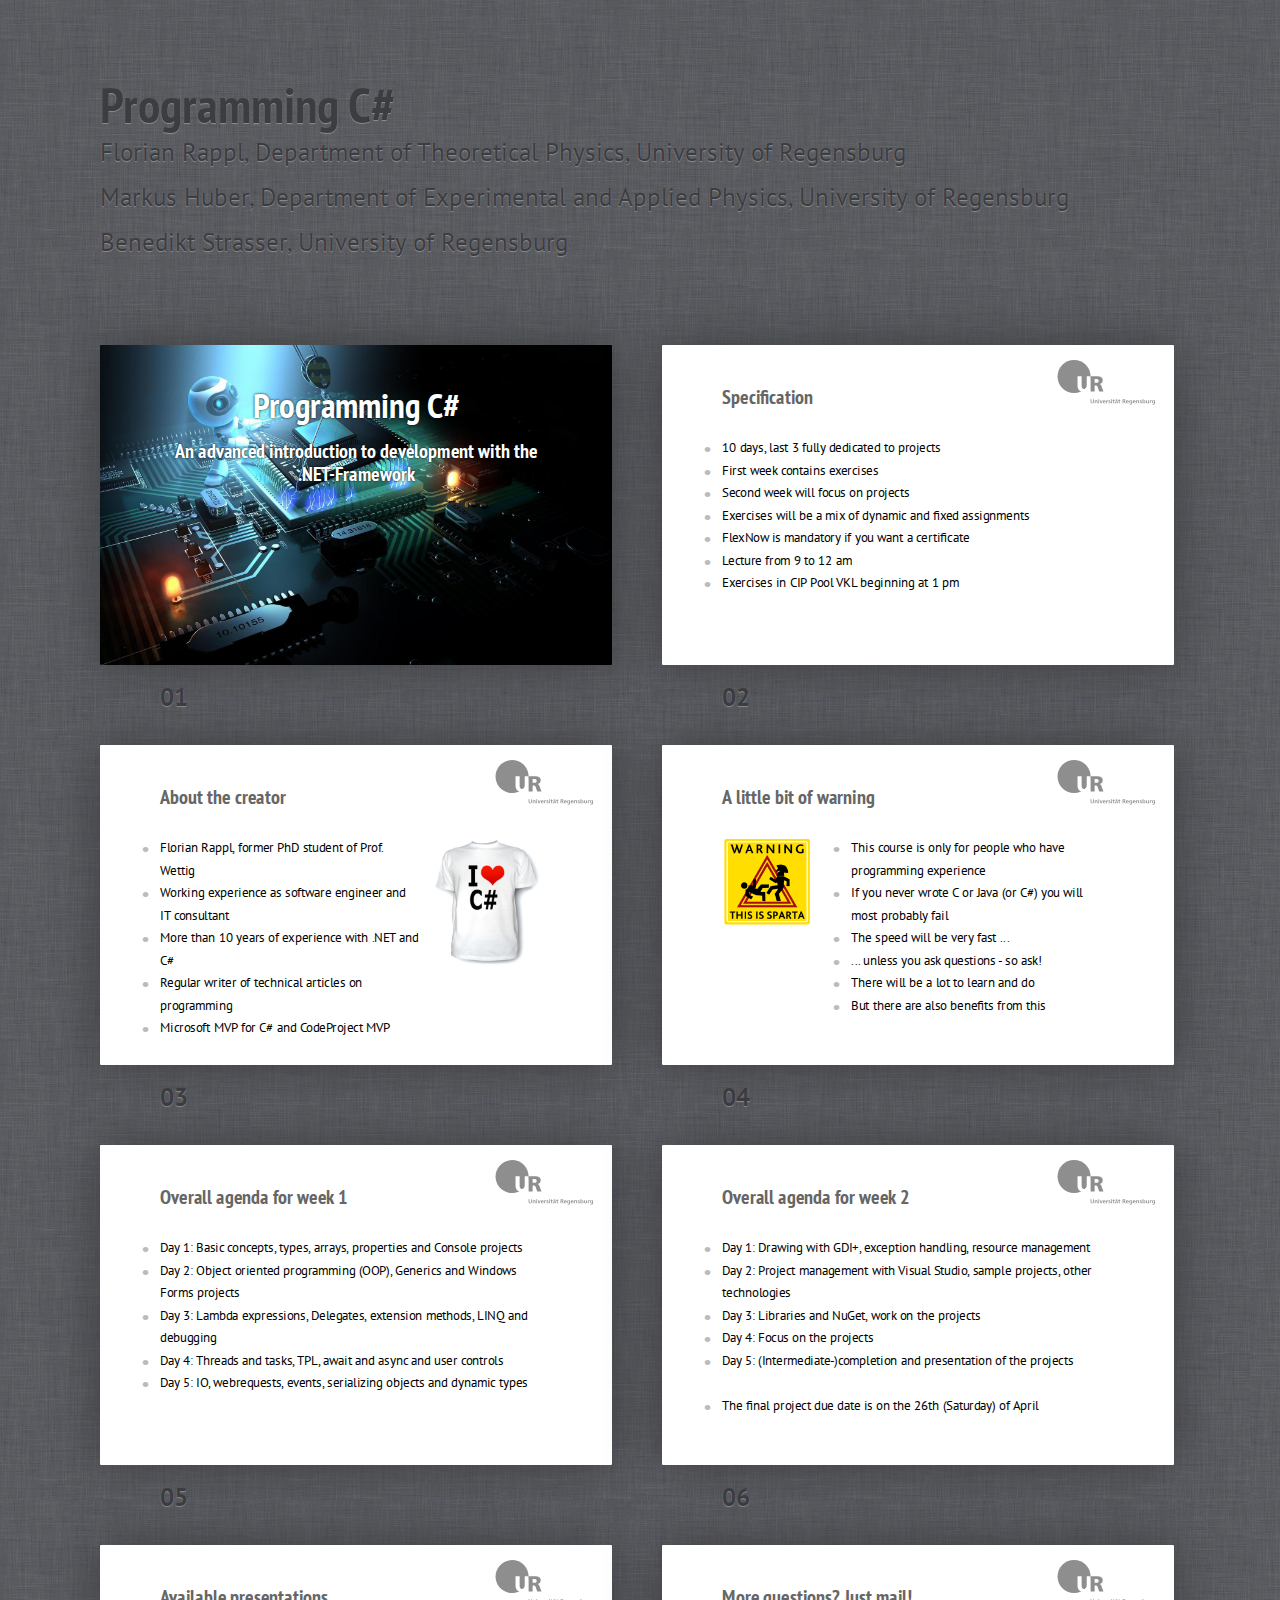
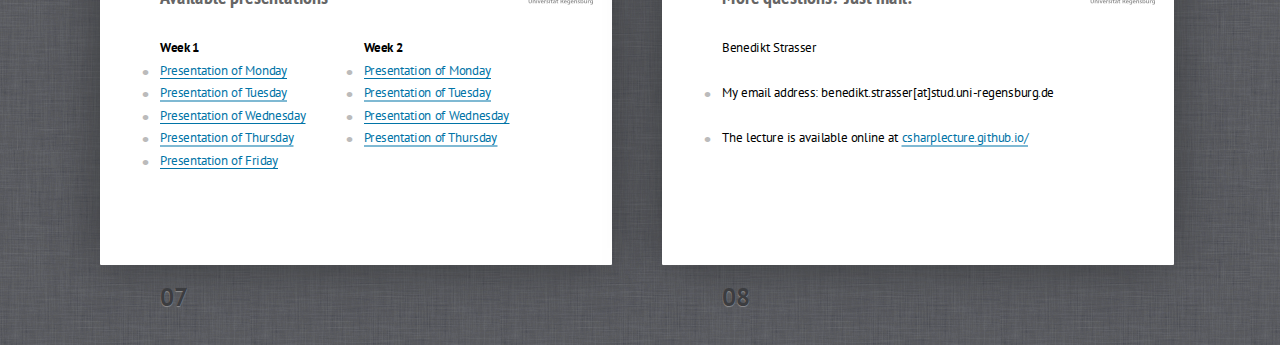
<file: index.html>
<!DOCTYPE HTML>
<html lang="de">
<head>
	<title>Programming C#</title>
	<meta charset="UTF-8">
	<meta name="viewport" content="width=1274, user-scalable=no">
	<link rel="stylesheet" href="themes/styles/style.css">
</head>
<body class="list">
	<header class="caption">
		<h1>Programming C#</h1>
		<p>Florian Rappl, Department of Theoretical Physics, University of Regensburg</p>
		<p>Markus Huber, Department of Experimental and Applied Physics, University of Regensburg</p>
		<p>Benedikt Strasser, University of Regensburg</p>
	</header>
	<div class="slide cover" id="Cover"><div>
		<section>
			<header>
				<h2>Programming C#</h2>
				<h3>An advanced introduction to development with the .NET-Framework</h3>
			</header>
			<img src="pictures/cover.jpg" alt="">
		</section>
	</div></div>
	<div class="slide" id="overview"><div>
		<section>
			<header>
				<h2>Specification</h2>
			</header>
			<ul>
				<li>10 days, last 3 fully dedicated to projects</li>
				<li>First week contains exercises</li>
				<li>Second week will focus on projects</li>
				<li>Exercises will be a mix of dynamic and fixed assignments</li>
				<li>FlexNow is mandatory if you want a certificate</li>
				<li>Lecture from 9 to 12 am</li>
				<li>Exercises in CIP Pool VKL beginning at 1 pm</li>
			</ul>
		</section>
	</div></div>
	<div class="slide" id="lecturer"><div>
		<section>
			<header>
				<h2>About the creator</h2>
			</header>
			<div class="col32">
				<ul>
					<li>Florian Rappl, former PhD student of Prof. Wettig</li>
					<li>Working experience as software engineer and IT consultant</li>
					<li>More than 10 years of experience with .NET and C#</li>
					<li>Regular writer of technical articles on programming</li>
					<li>Microsoft MVP for C# and CodeProject MVP</li>
				</ul>
			</div>
			<div class="col31">
				<img src="pictures/love.jpg" class="w" />
			</div>
		</section>
	</div></div>
	<div class="slide" id="warning"><div>
		<section>
			<header>
				<h2>A little bit of warning</h2>
			</header>
			<div class="col31">
				<img src="pictures/madness.png" style="width: 70%;" />
			</div>
			<div class="col32">
				<ul>
					<li>This course is only for people who have programming experience</li>
					<li>If you never wrote C or Java (or C#) you will most probably fail</li>
					<li>The speed will be very fast ...</li>
					<li>... unless you ask questions - so ask!</li>
					<li>There will be a lot to learn and do</li>
					<li>But there are also benefits from this</li>
				</ul>
			</div>
		</section>
	</div></div>
	<div class="slide" id="agenda-week-one"><div>
		<section>
			<header>
				<h2>Overall agenda for week 1</h2>
			</header>
			<ul>
				<li>Day 1: Basic concepts, types, arrays, properties and Console projects</li>
				<li>Day 2: Object oriented programming (OOP), Generics and Windows Forms projects</li>
				<li>Day 3: Lambda expressions, Delegates, extension methods, LINQ and debugging</li>
				<li>Day 4: Threads and tasks, TPL, await and async and user controls</li>
				<li>Day 5: IO, webrequests, events, serializing objects and dynamic types</li>
			</ul>
		</section>
	</div></div>
	<div class="slide" id="agenda-week-two"><div>
		<section>
			<header>
				<h2>Overall agenda for week 2</h2>
			</header>
			<ul>
				<li>Day 1: Drawing with GDI+, exception handling, resource management</li>
				<li>Day 2: Project management with Visual Studio, sample projects, other technologies</li>
				<li>Day 3: Libraries and NuGet, work on the projects</li>
				<li>Day 4: Focus on the projects</li>
				<li>Day 5: (Intermediate-)completion and presentation of the projects</li>
			</ul>
			<ul>
				<li>The final project due date is on the 26th (Saturday) of April</li>
			</ul>
		</section>
	</div></div>
	<div class="slide" id="presentations"><div>
		<section>
			<header>
				<h2>Available presentations</h2>
			</header>
			<div class="left">
				<b>Week 1</b>
				<ul>
					<li><a href="day1.html">Presentation of Monday</a></li>
					<li><a href="day2.html">Presentation of Tuesday</a></li>
					<li><a href="day3.html">Presentation of Wednesday</a></li>
					<li><a href="day4.html">Presentation of Thursday</a></li>
					<li><a href="day5.html">Presentation of Friday</a></li>
				</ul>
			</div>
			<div class="right">
				<b>Week 2</b>
				<ul>
					<li><a href="day6.html">Presentation of Monday</a></li>
					<li><a href="day7.html">Presentation of Tuesday</a></li>
					<li><a href="day8.html">Presentation of Wednesday</a></li>
					<li><a href="day9.html">Presentation of Thursday</a></li>
				</ul>
			</div>
		</section>
	</div></div>
	<div class="slide" id="end"><div>
		<section>
			<header>
				<h2>More questions? Just mail!</h2>
			</header>
			<p>Benedikt Strasser</p>
			<ul>
				<li>My email address: benedikt.strasser[at]stud.uni-regensburg.de
			</ul>
			<ul>
				<li>The lecture is available online at <a href="http://csharplecture.github.io/">csharplecture.github.io/</a></li>
			</ul>
		</section>
	</div></div>
	<div class="progress"><div></div></div>
	<script src="scripts/script.js"></script>
	<!-- Copyright © 2014 Florian Rappl, www.florian-rappl.de -->
</body>
</html>
</file>
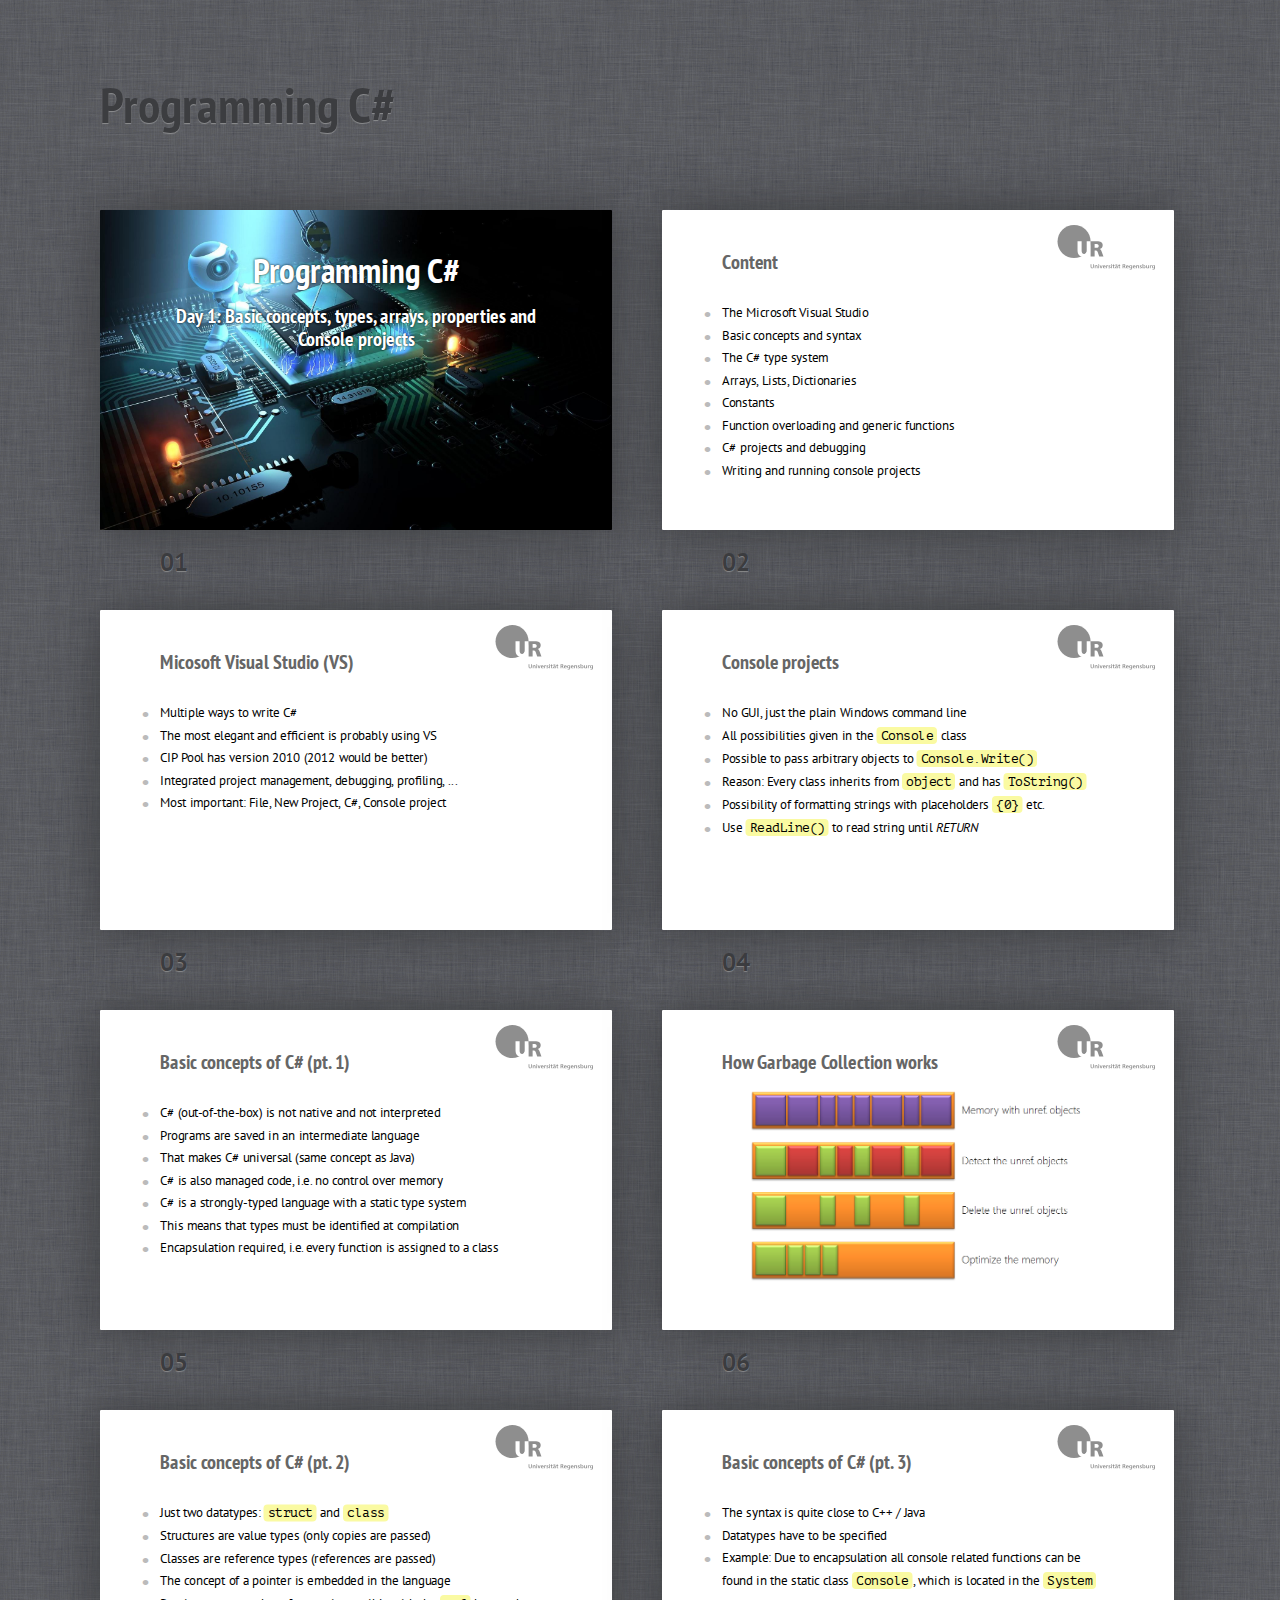
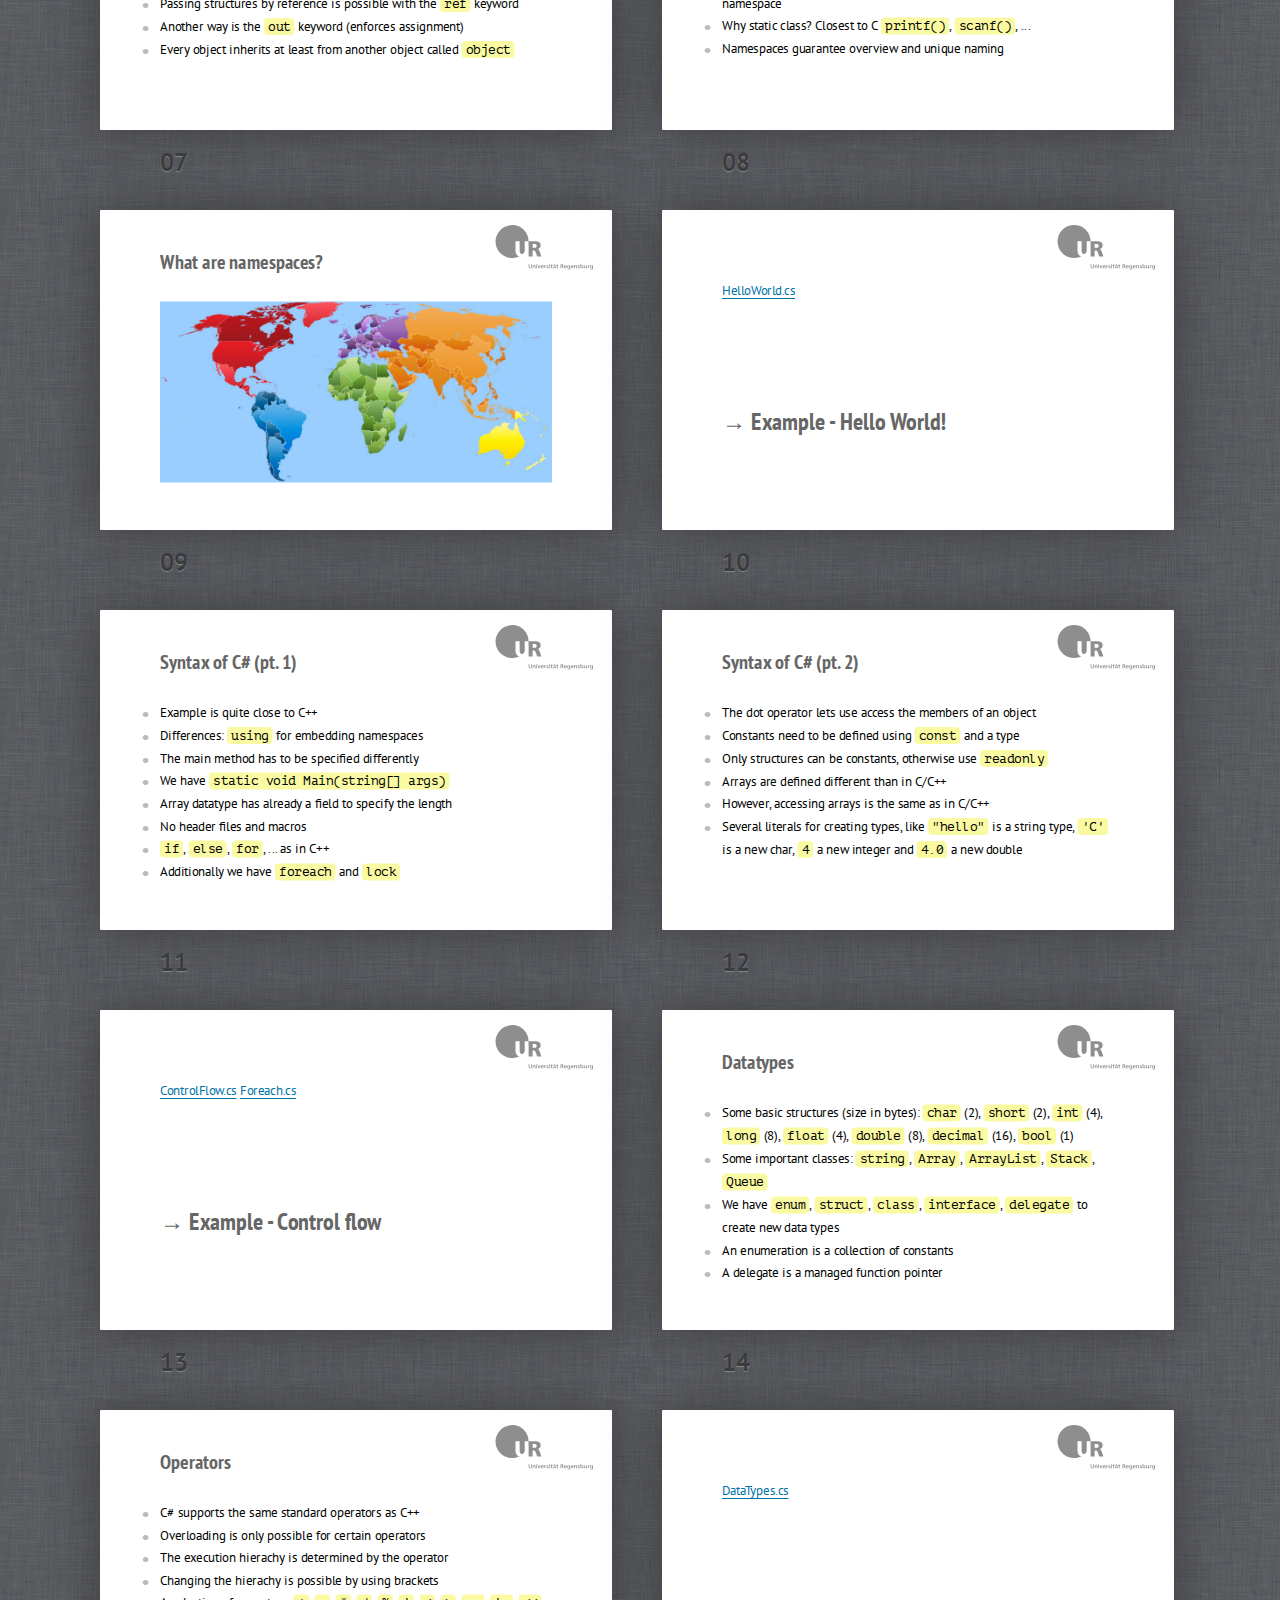
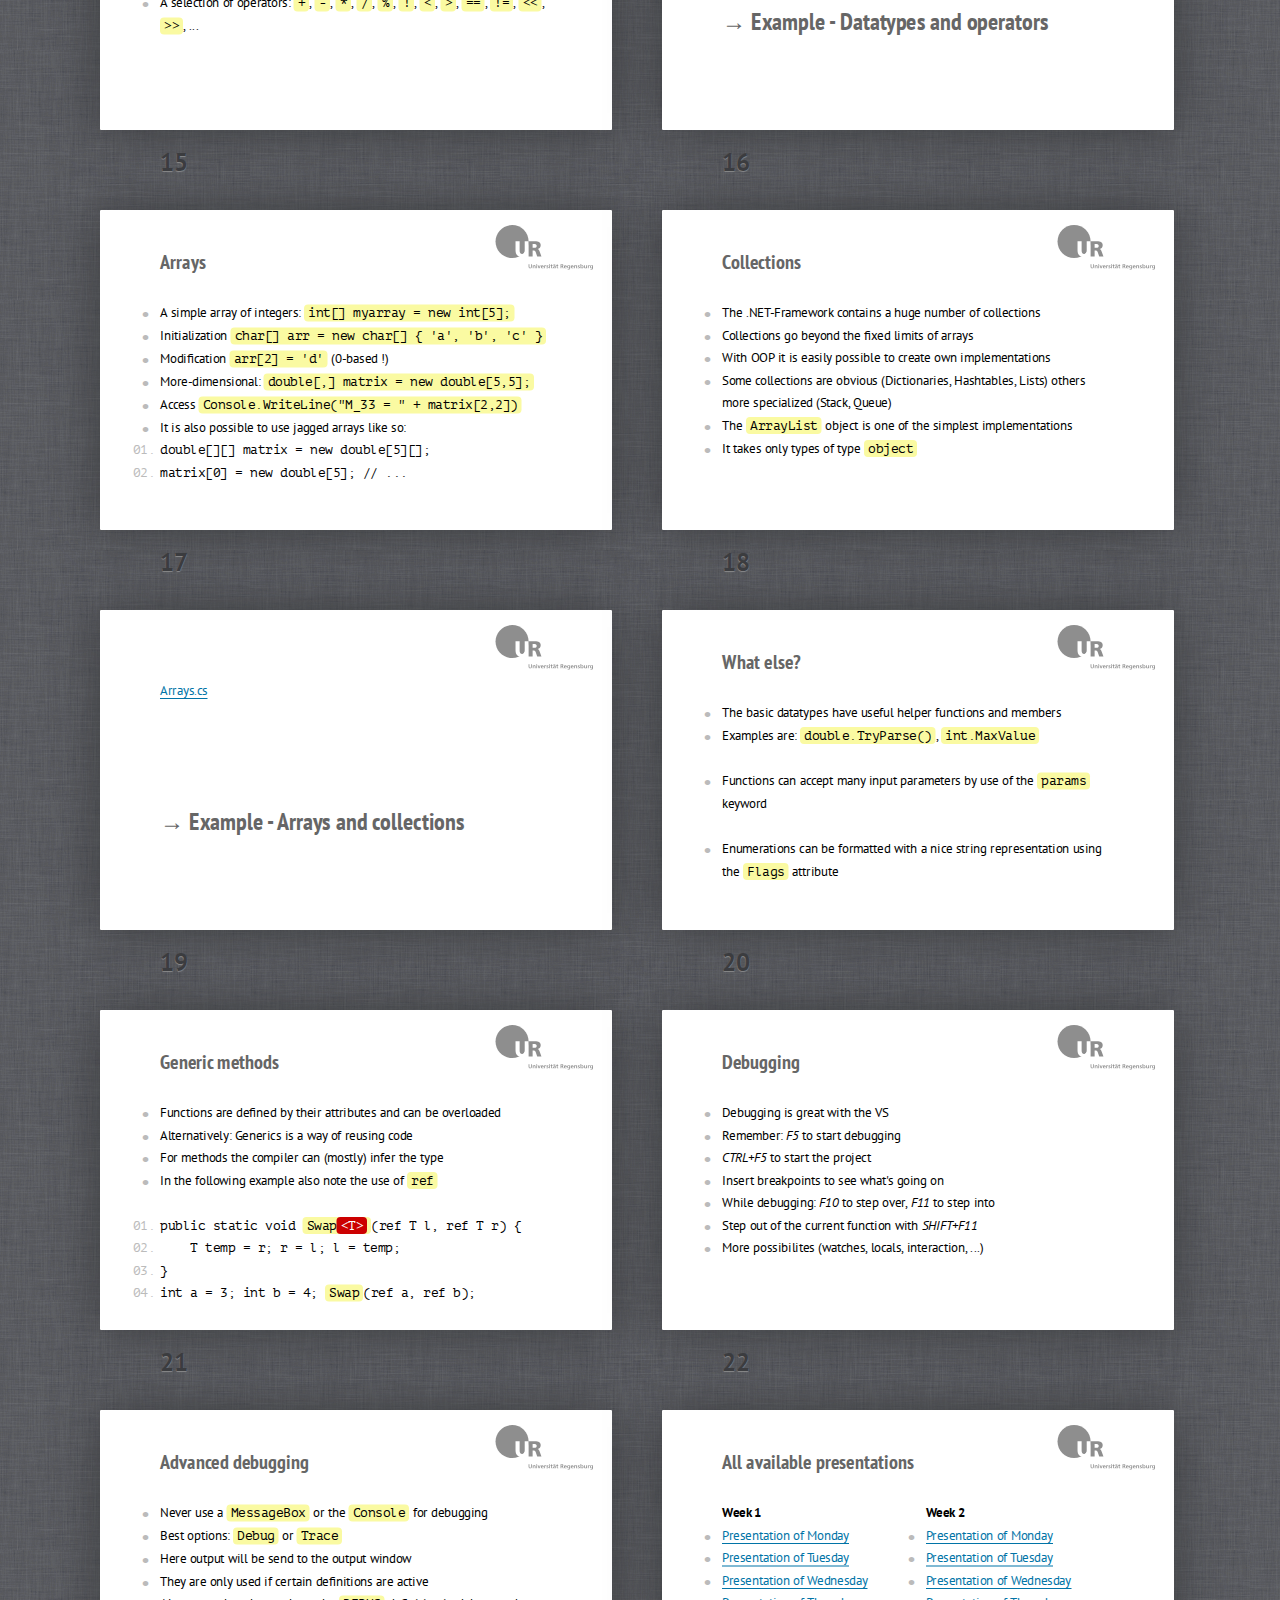
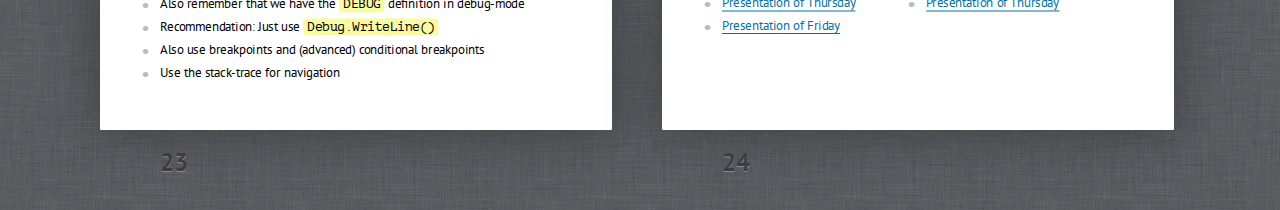
<file: day1.html>
<!DOCTYPE HTML>
<html lang="de">
<head>
	<title>Programming C#</title>
	<meta charset="UTF-8">
	<meta name="viewport" content="width=1274, user-scalable=no">
	<link rel="stylesheet" href="themes/styles/style.css">
</head>
<body class="list">
	<header class="caption">
		<h1>Programming C#</h1>
	</header>
	<div class="slide cover" id="Cover"><div>
		<section>
			<header>
				<h2>Programming C#</h2>
				<h3>Day 1: Basic concepts, types, arrays, properties and Console projects</h3>
			</header>
			<img src="pictures/cover.jpg" alt="">
		</section>
	</div></div>
	<div class="slide" id="overview"><div>
		<section>
			<header>
				<h2>Content</h2>
			</header>
			<ul>
				<li>The Microsoft Visual Studio</li>
				<li>Basic concepts and syntax</li>
				<li>The C# type system</li>
				<li>Arrays, Lists, Dictionaries</li>
				<li>Constants</li>
				<li>Function overloading and generic functions</li>
				<li>C# projects and debugging</li>
				<li>Writing and running console projects</li>
			</ul>
		</section>
	</div></div>
	<div class="slide" id="microsoft-vs"><div>
		<section>
			<header>
				<h2>Micosoft Visual Studio (VS)</h2>
			</header>
			<ul>
				<li>Multiple ways to write C#</li>
				<li>The most elegant and efficient is probably using VS</li>
				<li>CIP Pool has version 2010 (2012 would be better)</li>
				<li>Integrated project management, debugging, profiling, ...</li>
				<li>Most important: File, New Project, C#, Console project</li>
			</ul>
		</section>
	</div></div>
	<div class="slide" id="console"><div>
		<section>
			<header>
				<h2>Console projects</h2>
			</header>
			<ul>
				<li>No GUI, just the plain Windows command line</li>
				<li>All possibilities given in the <code>Console</code> class</li>
				<li>Possible to pass arbitrary objects to <code>Console.Write()</code></li>
				<li>Reason: Every class inherits from <code>object</code> and has <code>ToString()</code></li>
				<li>Possibility of formatting strings with placeholders <code>{0}</code> etc.</li>
				<li>Use <code>ReadLine()</code> to read string until <i>RETURN</i></li>
			</ul>
		</section>
	</div></div>
	<div class="slide" id="basic-concepts-1"><div>
		<section>
			<header>
				<h2>Basic concepts of C# (pt. 1)</h2>
			</header>
			<ul>
				<li>C# (out-of-the-box) is not native and not interpreted</li>
				<li>Programs are saved in an intermediate language</li>
				<li>That makes C# universal (same concept as Java)</li>
				<li>C# is also managed code, i.e. no control over memory</li>
				<li>C# is a strongly-typed language with a static type system</li>
				<li>This means that types must be identified at compilation</li>
				<li>Encapsulation required, i.e. every function is assigned to a class</li>
			</ul>
		</section>
	</div></div>
	<div class="slide" id="garbage-collection"><div>
		<section>
			<header>
				<h2>How Garbage Collection works</h2>
			</header>
			<img src="pictures/gc.png" class="middle r" />
		</section>
	</div></div>
	<div class="slide" id="basic-concepts-2"><div>
		<section>
			<header>
				<h2>Basic concepts of C# (pt. 2)</h2>
			</header>
			<ul>
				<li>Just two datatypes: <code>struct</code> and <code>class</code></li>
				<li>Structures are value types (only copies are passed)</li>
				<li>Classes are reference types (references are passed)</li>
				<li>The concept of a pointer is embedded in the language</li>
				<li>Passing structures by reference is possible with the <code>ref</code> keyword</li>
				<li>Another way is the <code>out</code> keyword (enforces assignment)</li>
				<li>Every object inherits at least from another object called <code>object</code></li>
			</ul>
		</section>
	</div></div>
	<div class="slide" id="basic-concepts-3"><div>
		<section>
			<header>
				<h2>Basic concepts of C# (pt. 3)</h2>
			</header>
			<ul>
				<li>The syntax is quite close to C++ / Java</li>
				<li>Datatypes have to be specified</li>
				<li>Example: Due to encapsulation all console related functions can be found in the static class <code>Console</code>, which is located in the <code>System</code> namespace</li>
				<li>Why static class? Closest to C <code>printf()</code>, <code>scanf()</code>, ...</li>
				<li>Namespaces guarantee overview and unique naming</li>
			</ul>
		</section>
	</div></div>
	<div class="slide" id="namespaces"><div>
		<section>
			<header>
				<h2>What are namespaces?</h2>
			</header>
			<img src="pictures/worldmap.jpg" class="w">
		</section>
	</div></div>
	<div class="slide" id="example-hello-world"><div>
		<section>
			<header>
				<h2 class="example">&rarr; Example - Hello World!</h2>
			</header>
			<a href="https://github.com/CSharpLecture/Samples/blob/master/day1/HelloWorld.cs" title="Download source" class="example-download">HelloWorld.cs</a>
		</section>
	</div></div>
	<div class="slide" id="syntax-1"><div>
		<section>
			<header>
				<h2>Syntax of C# (pt. 1)</h2>
			</header>
			<ul>
				<li>Example is quite close to C++</li>
				<li>Differences: <code>using</code> for embedding namespaces</li>
				<li>The main method has to be specified differently</li>
				<li>We have <code>static void Main(string[] args)</code></li>
				<li>Array datatype has already a field to specify the length</li>
				<li>No header files and macros</li>
				<li><code>if</code>, <code>else</code>, <code>for</code>, ... as in C++</li>
				<li>Additionally we have <code>foreach</code> and <code>lock</code></li>
			</ul>
		</section>
	</div></div>
	<div class="slide" id="syntax-2"><div>
		<section>
			<header>
				<h2>Syntax of C# (pt. 2)</h2>
			</header>
			<ul>
				<li>The dot operator lets use access the members of an object</li>
				<li>Constants need to be defined using <code>const</code> and a type</li>
				<li>Only structures can be constants, otherwise use <code>readonly</code></li>
				<li>Arrays are defined different than in C/C++</li>
				<li>However, accessing arrays is the same as in C/C++</li>
				<li>Several literals for creating types, like <code>"hello"</code> is a string type, <code>'C'</code> is a new char, <code>4</code> a new integer and <code>4.0</code> a new double</li>
			</ul>
		</section>
	</div></div>
	<div class="slide" id="example-control-flow"><div>
		<section>
			<header>
				<h2 class="example">&rarr; Example - Control flow</h2>
			</header>
			<a href="https://github.com/CSharpLecture/Samples/blob/master/day1/ControlFlow.cs" title="Download source" class="example-download">ControlFlow.cs</a>
			<a href="https://github.com/CSharpLecture/Samples/blob/master/day1/Foreach.cs" title="Download source" class="example-download">Foreach.cs</a>
		</section>
	</div></div>
	<div class="slide" id="datatypes"><div>
		<section>
			<header>
				<h2>Datatypes</h2>
			</header>
			<ul>
				<li>Some basic structures (size in bytes): <code>char</code> (2), <code>short</code> (2), <code>int</code> (4), <code>long</code> (8), <code>float</code> (4), <code>double</code> (8), <code>decimal</code> (16), <code>bool</code> (1)</li>
				<li>Some important classes: <code>string</code>, <code>Array</code>, <code>ArrayList</code>, <code>Stack</code>, <code>Queue</code></li>
				<li>We have <code>enum</code>, <code>struct</code>, <code>class</code>, <code>interface</code>, <code>delegate</code> to create new data types</li>
				<li>An enumeration is a collection of constants</li>
				<li>A delegate is a managed function pointer</li>
			</ul>
		</section>
	</div></div>
	<div class="slide" id="operators"><div>
		<section>
			<header>
				<h2>Operators</h2>
			</header>
			<ul>
				<li>C# supports the same standard operators as C++</li>
				<li>Overloading is only possible for certain operators</li>
				<li>The execution hierachy is determined by the operator</li>
				<li>Changing the hierachy is possible by using brackets</li>
				<li>A selection of operators: <code>+</code>, <code>-</code>, <code>*</code>, <code>/</code>, <code>%</code>, <code>!</code>, <code>&lt;</code>, <code>&gt;</code>, <code>==</code>, <code>!=</code>, <code>&lt;&lt;</code>, <code>&gt;&gt;</code>, ...</li>
			</ul>
		</section>
	</div></div>
	<div class="slide" id="example-datatypes-operators"><div>
		<section>
			<header>
				<h2 class="example">&rarr; Example - Datatypes and operators</h2>
			</header>
			<a href="https://github.com/CSharpLecture/Samples/blob/master/day1/samples/DataTypes.cs" title="Download source" class="example-download">DataTypes.cs</a>
		</section>
	</div></div>
	<div class="slide" id="arrays"><div>
		<section>
			<header>
				<h2>Arrays</h2>
			</header>
			<ul>
				<li>A simple array of integers: <code>int[] myarray = new int[5];</code></li>
				<li>Initialization <code>char[] arr = new char[] { 'a', 'b', 'c' }</code></li>
				<li>Modification <code>arr[2] = 'd'</code> (0-based !)</li>
				<li>More-dimensional: <code>double[,] matrix = new double[5,5];</code></li>
				<li>Access <code>Console.WriteLine("M_33 = " + matrix[2,2])</code></li>
				<li>It is also possible to use jagged arrays like so:
<pre>
<code>double[][] matrix = new double[5][];</code>
<code>matrix[0] = new double[5]; // ...</code>
</pre>
</li>
			</ul>
		</section>
	</div></div>
	<div class="slide" id="collections"><div>
		<section>
			<header>
				<h2>Collections</h2>
			</header>
			<ul>
				<li>The .NET-Framework contains a huge number of collections</li>
				<li>Collections go beyond the fixed limits of arrays</li>
				<li>With OOP it is easily possible to create own implementations</li>
				<li>Some collections are obvious (Dictionaries, Hashtables, Lists) others more specialized (Stack, Queue)</li>
				<li>The <code>ArrayList</code> object is one of the simplest implementations</li>
				<li>It takes only types of type <code>object</code></li>
			</ul>
		</section>
	</div></div>
	<div class="slide" id="example-arrays"><div>
		<section>
			<header>
				<h2 class="example">&rarr; Example - Arrays and collections</h2>
			</header>
			<a href="https://github.com/CSharpLecture/Samples/blob/master/day1/Arrays.cs" title="Download source" class="example-download">Arrays.cs</a>
		</section>
	</div></div>
	<div class="slide" id="more-features"><div>
		<section>
			<header>
				<h2>What else?</h2>
			</header>
			<ul>
				<li>The basic datatypes have useful helper functions and members</li>
				<li>Examples are: <code>double.TryParse()</code>, <code>int.MaxValue</code></li><br>
				<li>Functions can accept many input parameters by use of the <code>params</code> keyword</li><br>
				<li>Enumerations can be formatted with a nice string representation using the <code>Flags</code> attribute</li>
			</ul>
		</section>
	</div></div>
	<div class="slide" id="generic-methods"><div>
		<section>
			<header>
				<h2>Generic methods</h2>
			</header>
			<ul>
				<li>Functions are defined by their attributes and can be overloaded</li>
				<li>Alternatively: Generics is a way of reusing code</li>
				<!--<li>Not only classes can be generated, also methods</li>-->
				<!--<li>Similar syntax, but (mostly) different (easier) usage</li>-->
				<li>For methods the compiler can (mostly) infer the type</li>
				<li>In the following example also note the use of <code>ref</code></li>
			</ul>
<pre><code>public static void <mark>Swap<mark class="important">&lt;T&gt;</mark></mark>(ref T l, ref T r) {</code>
<code>	T temp = r; r = l; l = temp;</code>
<code>}</code>
<code>int a = 3; int b = 4; <mark>Swap</mark>(ref a, ref b);</code></pre>
		</section>
	</div></div>
	<div class="slide" id="debugging"><div>
		<section>
			<header>
				<h2>Debugging</h2>
			</header>
			<ul>
				<li>Debugging is great with the VS</li>
				<li>Remember: <i>F5</i> to start debugging</li>
				<li><i>CTRL+F5</i> to start the project</li>
				<li>Insert breakpoints to see what's going on</li>
				<li>While debugging: <i>F10</i> to step over, <i>F11</i> to step into</li>
				<li>Step out of the current function with <i>SHIFT+F11</i></li>
				<li>More possibilites (watches, locals, interaction, ...)</li>
			</ul>
		</section>
	</div></div>
	<div class="slide" id="advanced-debugging"><div>
		<section>
			<header>
				<h2>Advanced debugging</h2>
			</header>
			<ul>
				<li>Never use a <code>MessageBox</code> or the <code>Console</code> for debugging</li>
				<li>Best options: <code>Debug</code> or <code>Trace</code></li>
				<li>Here output will be send to the output window</li>
				<li>They are only used if certain definitions are active</li>
				<li>Also remember that we have the <code>DEBUG</code> definition in debug-mode</li>
				<li>Recommendation: Just use <code>Debug.WriteLine()</code></li>
				<li>Also use breakpoints and (advanced) conditional breakpoints</li>
				<li>Use the stack-trace for navigation</li>
			</ul>
		</section>
	</div></div>
	<div class="slide" id="presentations"><div>
		<section>
			<header>
				<h2>All available presentations</h2>
			</header>
			<div class="left">
				<b>Week 1</b>
				<ul>
					<li><a href="day1.html">Presentation of Monday</a></li>
					<li><a href="day2.html">Presentation of Tuesday</a></li>
					<li><a href="day3.html">Presentation of Wednesday</a></li>
					<li><a href="day4.html">Presentation of Thursday</a></li>
					<li><a href="day5.html">Presentation of Friday</a></li>
				</ul>
			</div>
			<div class="right">
				<b>Week 2</b>
				<ul>
					<li><a href="day6.html">Presentation of Monday</a></li>
					<li><a href="day7.html">Presentation of Tuesday</a></li>
					<li><a href="day8.html">Presentation of Wednesday</a></li>
					<li><a href="day9.html">Presentation of Thursday</a></li>
				</ul>
			</div>
		</section>
	</div></div>
	<div class="progress"><div></div></div>
	<script src="scripts/script.js"></script>
	<!-- Copyright © 2013 Florian Rappl, www.florian-rappl.de -->
</body>
</html>
</file>
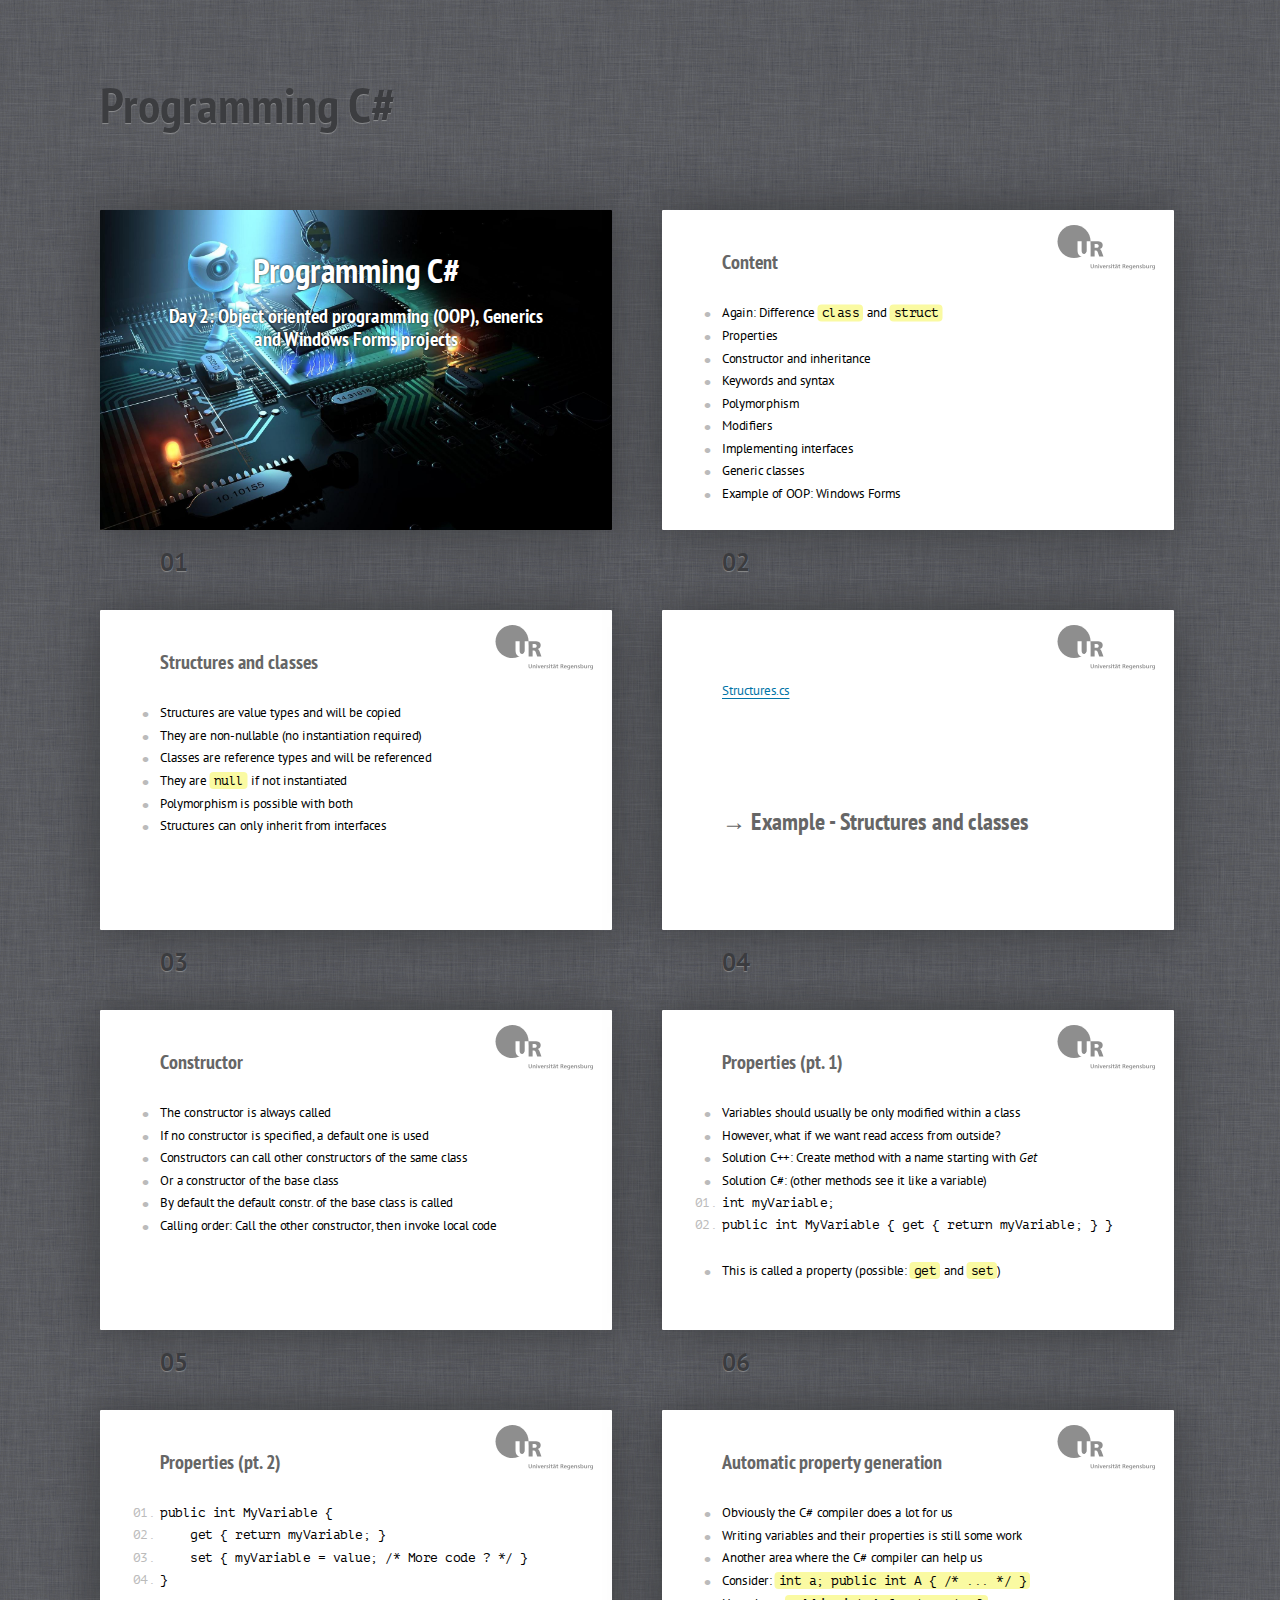
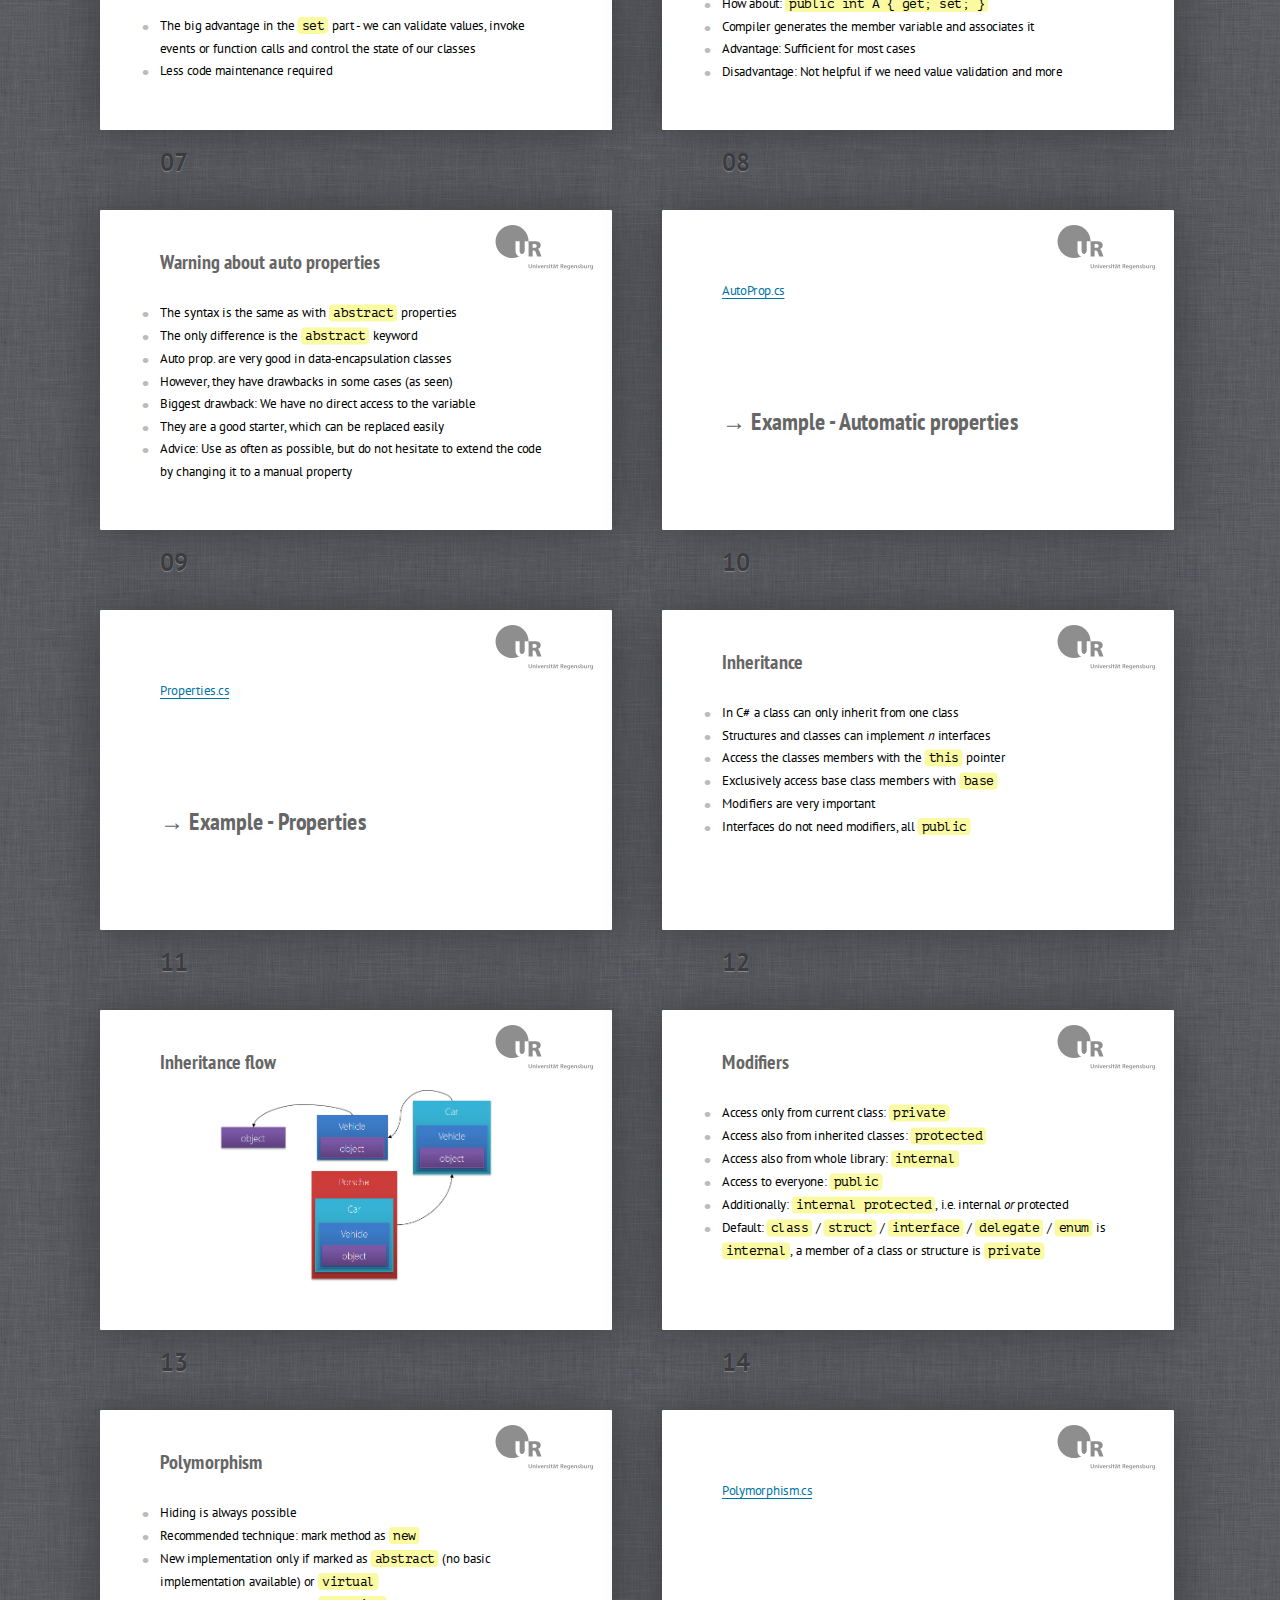
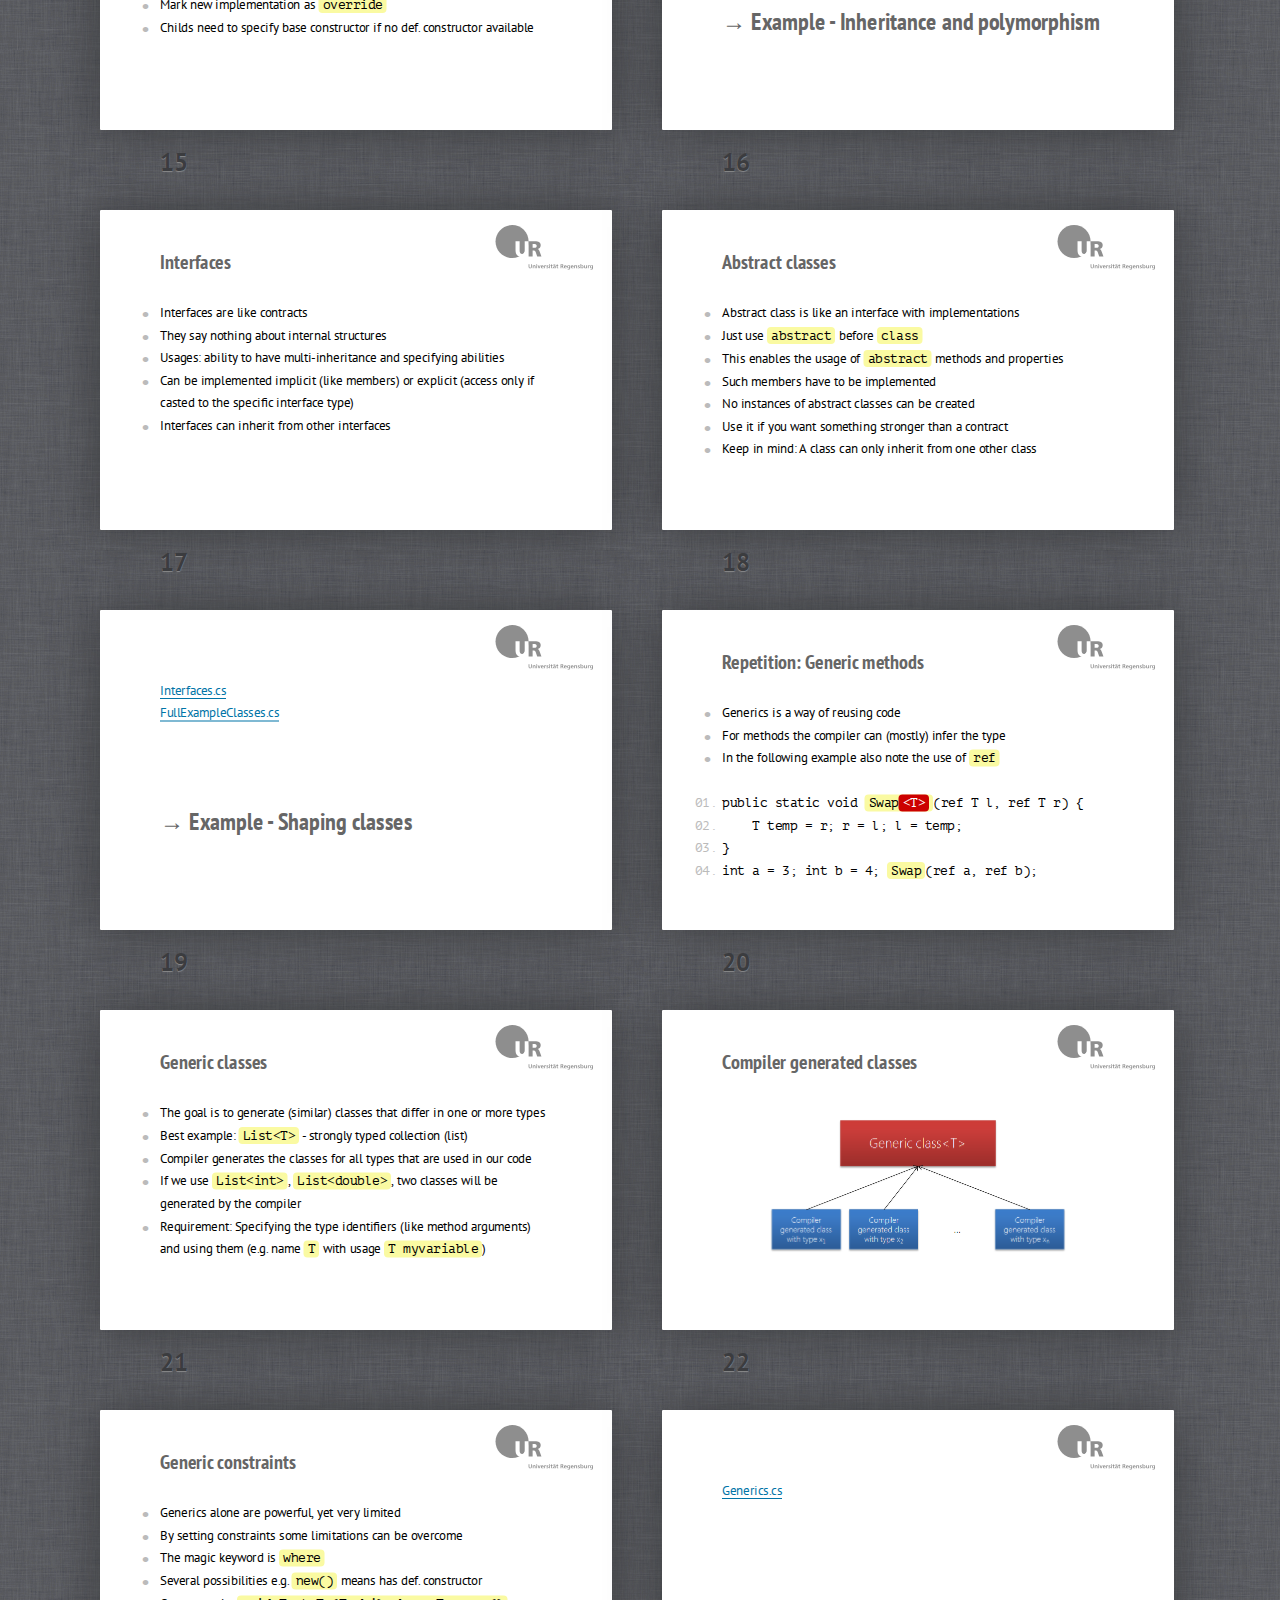
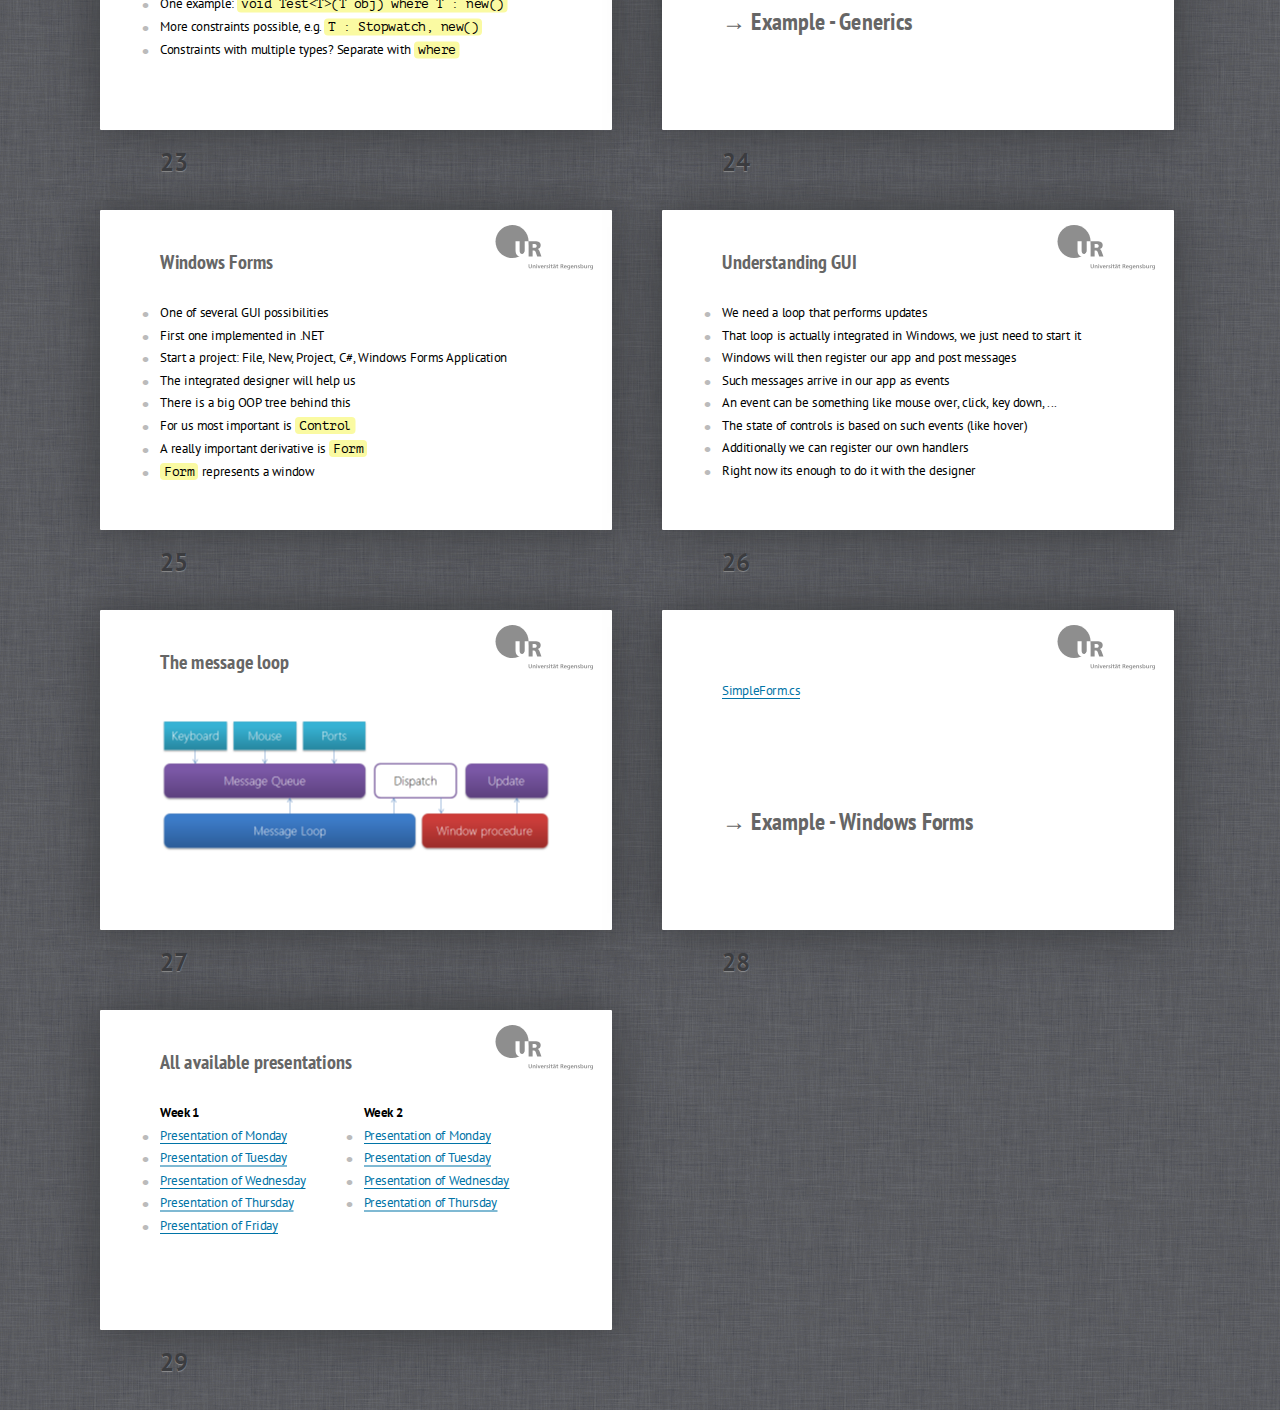
<file: day2.html>
<!DOCTYPE HTML>
<html lang="de">
<head>
	<title>Programming C#</title>
	<meta charset="UTF-8">
	<meta name="viewport" content="width=1274, user-scalable=no">
	<link rel="stylesheet" href="themes/styles/style.css">
</head>
<body class="list">
	<header class="caption">
		<h1>Programming C#</h1>
	</header>
	<div class="slide cover" id="Cover"><div>
		<section>
			<header>
				<h2>Programming C#</h2>
				<h3>Day 2: Object oriented programming (OOP), Generics and Windows Forms projects</h3>
			</header>
			<img src="pictures/cover.jpg" alt="">
		</section>
	</div></div>
	<div class="slide" id="overview"><div>
		<section>
			<header>
				<h2>Content</h2>
			</header>
			<ul>
				<li>Again: Difference <code>class</code> and <code>struct</code></li>
				<li>Properties</li>
				<li>Constructor and inheritance</li>
				<li>Keywords and syntax</li>
				<li>Polymorphism</li>
				<li>Modifiers</li>
				<li>Implementing interfaces</li>
				<li>Generic classes</li>
				<li>Example of OOP: Windows Forms</li>
			</ul>
		</section>
	</div></div>
	<div class="slide" id="struct-class"><div>
		<section>
			<header>
				<h2>Structures and classes</h2>
			</header>
			<ul>
				<li>Structures are value types and will be copied</li>
				<li>They are non-nullable (no instantiation required)</li>
				<li>Classes are reference types and will be referenced</li>
				<li>They are <code>null</code> if not instantiated</li>
				<li>Polymorphism is possible with both</li>
				<li>Structures can only inherit from interfaces</li>
			</ul>
		</section>
	</div></div>
	<div class="slide" id="example-struct-class"><div>
		<section>
			<header>
				<h2 class="example">&rarr; Example - Structures and classes</h2>
			</header>
			<a href="https://github.com/CSharpLecture/Samples/blob/master/day2/Structures.cs" title="Download source" class="example-download">Structures.cs</a>
		</section>
	</div></div>
	<div class="slide" id="constructor"><div>
		<section>
			<header>
				<h2>Constructor</h2>
			</header>
			<ul>
				<li>The constructor is always called</li>
				<li>If no constructor is specified, a default one is used</li>
				<li>Constructors can call other constructors of the same class</li>
				<li>Or a constructor of the base class</li>
				<li>By default the default constr. of the base class is called</li>
				<li>Calling order: Call the other constructor, then invoke local code</li>
			</ul>
		</section>
	</div></div>
	<div class="slide" id="properties-1"><div>
		<section>
			<header>
				<h2>Properties (pt. 1)</h2>
			</header>
			<ul>
				<li>Variables should usually be only modified within a class</li>
				<li>However, what if we want read access from outside?</li>
				<li>Solution C++: Create method with a name starting with <i>Get</i></li>
				<li>Solution C#: (other methods see it like a variable)
<pre><code>int myVariable;</code>
<code>public int MyVariable { get { return myVariable; } }</code></pre>
				</li>
				<li>This is called a property (possible: <code>get</code> and <code>set</code>)</li>
			</ul>
		</section>
	</div></div>
	<div class="slide" id="properties-2"><div>
		<section>
			<header>
				<h2>Properties (pt. 2)</h2>
			</header>
			<pre><code>public int MyVariable { </code>
<code>	get { return myVariable; } </code>
<code>	set { myVariable = value; /* More code ? */ } </code>
<code>}</code></pre>
			<ul>
				<li>The big advantage in the <code>set</code> part - we can validate values, invoke events or function calls and control the state of our classes</li>
				<li>Less code maintenance required</li>
			</ul>
		</section>
	</div></div>
	<div class="slide" id="auto-properties"><div>
		<section>
			<header>
				<h2>Automatic property generation</h2>
			</header>
			<ul>
				<li>Obviously the C# compiler does a lot for us</li>
				<li>Writing variables and their properties is still some work</li>
				<li>Another area where the C# compiler can help us</li>
				<li>Consider: <code>int a; public int A { /* ... */ }</code></li>
				<li>How about: <code>public int A { get; set; }</code></li>
				<li>Compiler generates the member variable and associates it</li>
				<li>Advantage: Sufficient for most cases</li>
				<li>Disadvantage: Not helpful if we need value validation and more</li>
			</ul>
		</section>
	</div></div>
	<div class="slide" id="properties-with-abstract"><div>
		<section>
			<header>
				<h2>Warning about auto properties</h2>
			</header>
			<ul>
				<li>The syntax is the same as with <code>abstract</code> properties</li>
				<li>The only difference is the <code>abstract</code> keyword</li>
				<li>Auto prop. are very good in data-encapsulation classes</li>
				<li>However, they have drawbacks in some cases (as seen)</li>
				<li>Biggest drawback: We have no direct access to the variable</li>
				<li>They are a good starter, which can be replaced easily</li>
				<li>Advice: Use as often as possible, but do not hesitate to extend the code by changing it to a manual property</li>
			</ul>
		</section>
	</div></div>
	<div class="slide" id="example-auto-properties"><div>
		<section>
			<header>
				<h2 class="example">&rarr; Example - Automatic properties</h2>
			</header>
			<a href="https://github.com/CSharpLecture/Samples/blob/master/day3/AutoProp.cs" title="Download source" class="example-download">AutoProp.cs</a>
		</section>
	</div></div>
	<div class="slide" id="example-properties"><div>
		<section>
			<header>
				<h2 class="example">&rarr; Example - Properties</h2>
			</header>
			<a href="https://github.com/CSharpLecture/Samples/blob/master/day1/Properties.cs" title="Download source" class="example-download">Properties.cs</a>
		</section>
	</div></div>
	<div class="slide" id="inheritance"><div>
		<section>
			<header>
				<h2>Inheritance</h2>
			</header>
			<ul>
				<li>In C# a class can only inherit from one class</li>
				<li>Structures and classes can implement <i>n</i> interfaces</li>
				<li>Access the classes members with the <code>this</code> pointer</li>
				<li>Exclusively access base class members with <code>base</code></li>
				<li>Modifiers are very important</li>
				<li>Interfaces do not need modifiers, all <code>public</code></li>
			</ul>
		</section>
	</div></div>
	<div class="slide" id="constructor-inheritance"><div>
		<section>
			<header>
				<h2>Inheritance flow</h2>
			</header>
			<img src="pictures/ctor.png" class="middle r">
		</section>
	</div></div>
	<div class="slide" id="modifiers"><div>
		<section>
			<header>
				<h2>Modifiers</h2>
			</header>
			<ul>
				<li>Access only from current class: <code>private</code></li>
				<li>Access also from inherited classes: <code>protected</code></li>
				<li>Access also from whole library: <code>internal</code></li>
				<li>Access to everyone: <code>public</code></li>
				<li>Additionally: <code>internal protected</code>, i.e. internal <i>or</i> protected</li>
				<li>Default: <code>class</code> / <code>struct</code> / <code>interface</code> / <code>delegate</code> / <code>enum</code> is <code>internal</code>, a member of a class or structure is <code>private</code></li>
			</ul>
		</section>
	</div></div>
	<div class="slide" id="polymorphism"><div>
		<section>
			<header>
				<h2>Polymorphism</h2>
			</header>
			<ul>
				<li>Hiding is always possible</li>
				<li>Recommended technique: mark method as <code>new</code></li>
				<li>New implementation only if marked as <code>abstract</code> (no basic implementation available) or <code>virtual</code></li>
				<li>Mark new implementation as <code>override</code></li>
				<li>Childs need to specify base constructor if no def. constructor available</li>
			</ul>
		</section>
	</div></div>
	<div class="slide" id="example-constructor-inheritance"><div>
		<section>
			<header>
				<h2 class="example">&rarr; Example - Inheritance and polymorphism</h2>
			</header>
			<a href="https://github.com/CSharpLecture/Samples/blob/master/day2/Polymorphism.cs" title="Download source" class="example-download">Polymorphism.cs</a>
		</section>
	</div></div>
	<div class="slide" id="interfaces"><div>
		<section>
			<header>
				<h2>Interfaces</h2>
			</header>
			<ul>
				<li>Interfaces are like contracts</li>
				<li>They say nothing about internal structures</li>
				<li>Usages: ability to have multi-inheritance and specifying abilities</li>
				<li>Can be implemented implicit (like members) or explicit (access only if casted to the specific interface type)</li>
				<li>Interfaces can inherit from other interfaces</li>
			</ul>
		</section>
	</div></div>
	<div class="slide" id="abstract"><div>
		<section>
			<header>
				<h2>Abstract classes</h2>
			</header>
			<ul>
				<li>Abstract class is like an interface with implementations</li>
				<li>Just use <code>abstract</code> before <code>class</code></li>
				<li>This enables the usage of <code>abstract</code> methods and properties</li>
				<li>Such members have to be implemented</li>
				<li>No instances of abstract classes can be created</li>
				<li>Use it if you want something stronger than a contract</li>
				<li>Keep in mind: A class can only inherit from one other class</li>
			</ul>
		</section>
	</div></div>
	<div class="slide" id="example-abstract-interfaces"><div>
		<section>
			<header>
				<h2 class="example">&rarr; Example - Shaping classes</h2>
			</header>
			<a href="https://github.com/CSharpLecture/Samples/blob/master/day2/Interfaces.cs" title="Download source" class="example-download">Interfaces.cs</a><br>
			<a href="https://github.com/CSharpLecture/Samples/blob/master/day2/FullExampleClasses.cs" title="Download source" class="example-download">FullExampleClasses.cs</a>
		</section>
	</div></div>
	<div class="slide" id="generic-methods"><div>
		<section>
			<header>
				<h2>Repetition: Generic methods</h2>
			</header>
			<ul>
				<li>Generics is a way of reusing code</li>
				<!--<li>Not only classes can be generated, also methods</li>-->
				<!--<li>Similar syntax, but (mostly) different (easier) usage</li>-->
				<li>For methods the compiler can (mostly) infer the type</li>
				<li>In the following example also note the use of <code>ref</code></li>
			</ul>
<pre><code>public static void <mark>Swap<mark class="important">&lt;T&gt;</mark></mark>(ref T l, ref T r) {</code>
<code>	T temp = r; r = l; l = temp;</code>
<code>}</code>
<code>int a = 3; int b = 4; <mark>Swap</mark>(ref a, ref b);</code></pre>
		</section>
	</div></div>
	<div class="slide" id="generics"><div>
		<section>
			<header>
				<h2>Generic classes</h2>
			</header>
			<ul>
				<!--<li>Generics is another way of reusing code</li>-->
				<li>The goal is to generate (similar) classes that differ in one or more types</li>
				<li>Best example: <code>List&lt;T&gt;</code> - strongly typed collection (list)</li>
				<li>Compiler generates the classes for all types that are used in our code</li>
				<li>If we use <code>List&lt;int&gt;</code>, <code>List&lt;double&gt;</code>, two classes will be generated by the compiler</li>
				<li>Requirement: Specifying the type identifiers (like method arguments) and using them (e.g. name <code>T</code> with usage <code>T myvariable</code>)</li>
			</ul>
		</section>
	</div></div>
	<div class="slide" id="compiler-generated"><div>
		<section>
			<header>
				<h2>Compiler generated classes</h2>
			</header>
			<img src="pictures/generics.png" class="r middle">
		</section>
	</div></div>
	<div class="slide" id="generic-constraints"><div>
		<section>
			<header>
				<h2>Generic constraints</h2>
			</header>
			<ul>
				<li>Generics alone are powerful, yet very limited</li>
				<li>By setting constraints some limitations can be overcome</li>
				<li>The magic keyword is <code>where</code></li>
				<li>Several possibilities e.g. <code>new()</code> means has def. constructor</li>
				<li>One example: <code>void Test&lt;T&gt;(T obj) where T : new()</code></li>
				<li>More constraints possible, e.g. <code>T : Stopwatch, new()</code></li>
				<li>Constraints with multiple types? Separate with <code>where</code></li>
			</ul>
		</section>
	</div></div>
	<div class="slide" id="example-generics"><div>
		<section>
			<header>
				<h2 class="example">&rarr; Example - Generics</h2>
			</header>
			<a href="https://github.com/CSharpLecture/Samples/blob/master/day2/Generics.cs" title="Download source" class="example-download">Generics.cs</a>
		</section>
	</div></div>
	<div class="slide" id="windows-forms"><div>
		<section>
			<header>
				<h2>Windows Forms</h2>
			</header>
			<ul>
				<li>One of several GUI possibilities</li>
				<li>First one implemented in .NET</li>
				<li>Start a project: File, New, Project, C#, Windows Forms Application</li>
				<li>The integrated designer will help us</li>
				<li>There is a big OOP tree behind this</li>
				<li>For us most important is <code>Control</code></li>
				<li>A really important derivative is <code>Form</code></li>
				<li><code>Form</code> represents a window</li>
			</ul>
		</section>
	</div></div>
	<div class="slide" id="gui"><div>
		<section>
			<header>
				<h2>Understanding GUI</h2>
			</header>
			<ul>
				<li>We need a loop that performs updates</li>
				<li>That loop is actually integrated in Windows, we just need to start it</li>
				<li>Windows will then register our app and post messages</li>
				<li>Such messages arrive in our app as events</li>
				<li>An event can be something like mouse over, click, key down, ...</li>
				<li>The state of controls is based on such events (like hover)</li>
				<li>Additionally we can register our own handlers</li>
				<li>Right now its enough to do it with the designer</li>
			</ul>
		</section>
	</div></div>
	<div class="slide" id="message-loop"><div>
		<section>
			<header>
				<h2>The message loop</h2>
			</header>
			<img src="pictures/messageloop.png" class="r middle">
		</section>
	</div></div>
	<div class="slide" id="example-windows-forms"><div>
		<section>
			<header>
				<h2 class="example">&rarr; Example - Windows Forms</h2>
			</header>
			<a href="https://github.com/CSharpLecture/Samples/blob/master/day2/SimpleForm.cs" title="Download source" class="example-download">SimpleForm.cs</a>
		</section>
	</div></div>
	<div class="slide" id="presentations"><div>
		<section>
			<header>
				<h2>All available presentations</h2>
			</header>
			<div class="left">
				<b>Week 1</b>
				<ul>
					<li><a href="day1.html">Presentation of Monday</a></li>
					<li><a href="day2.html">Presentation of Tuesday</a></li>
					<li><a href="day3.html">Presentation of Wednesday</a></li>
					<li><a href="day4.html">Presentation of Thursday</a></li>
					<li><a href="day5.html">Presentation of Friday</a></li>
				</ul>
			</div>
			<div class="right">
				<b>Week 2</b>
				<ul>
					<li><a href="day6.html">Presentation of Monday</a></li>
					<li><a href="day7.html">Presentation of Tuesday</a></li>
					<li><a href="day8.html">Presentation of Wednesday</a></li>
					<li><a href="day9.html">Presentation of Thursday</a></li>
				</ul>
			</div>
		</section>
	</div></div>
	<div class="progress"><div></div></div>
	<script src="scripts/script.js"></script>
	<!-- Copyright © 2013 Florian Rappl, www.florian-rappl.de -->
</body>
</html>
</file>
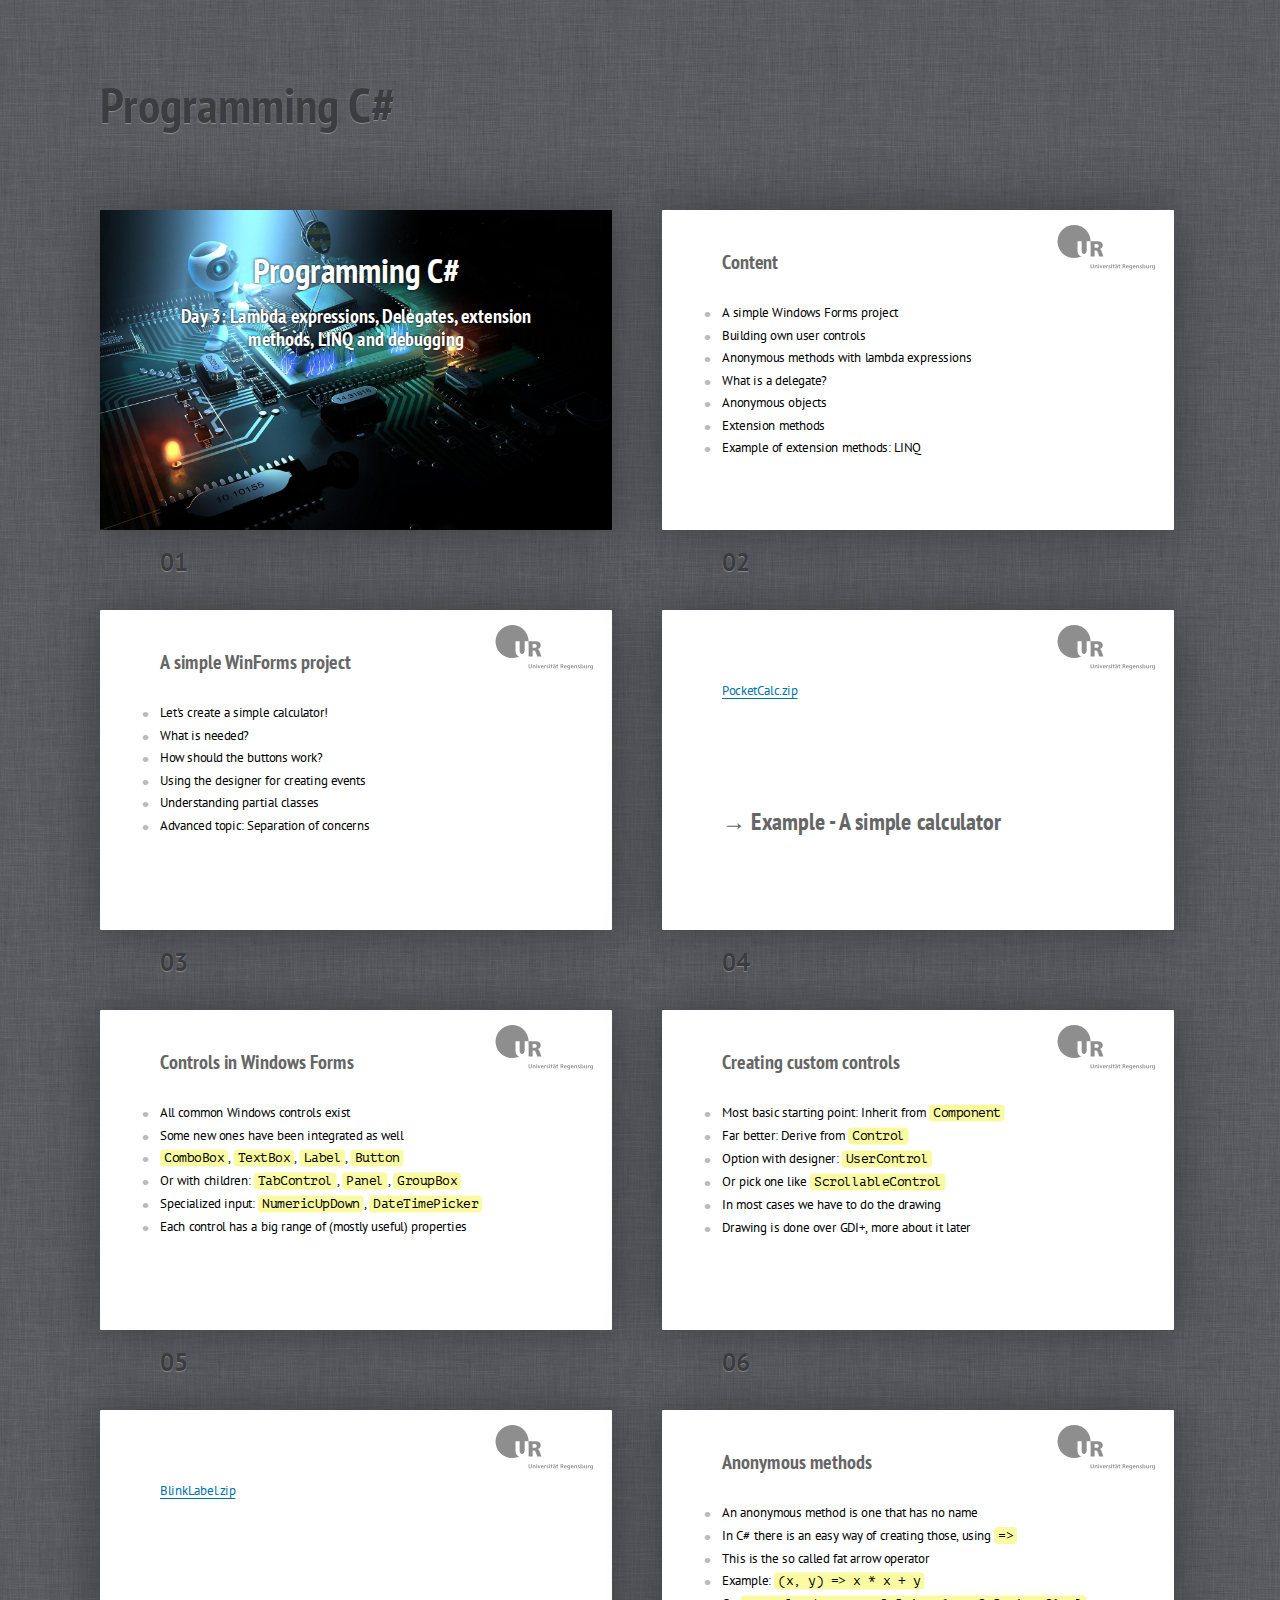
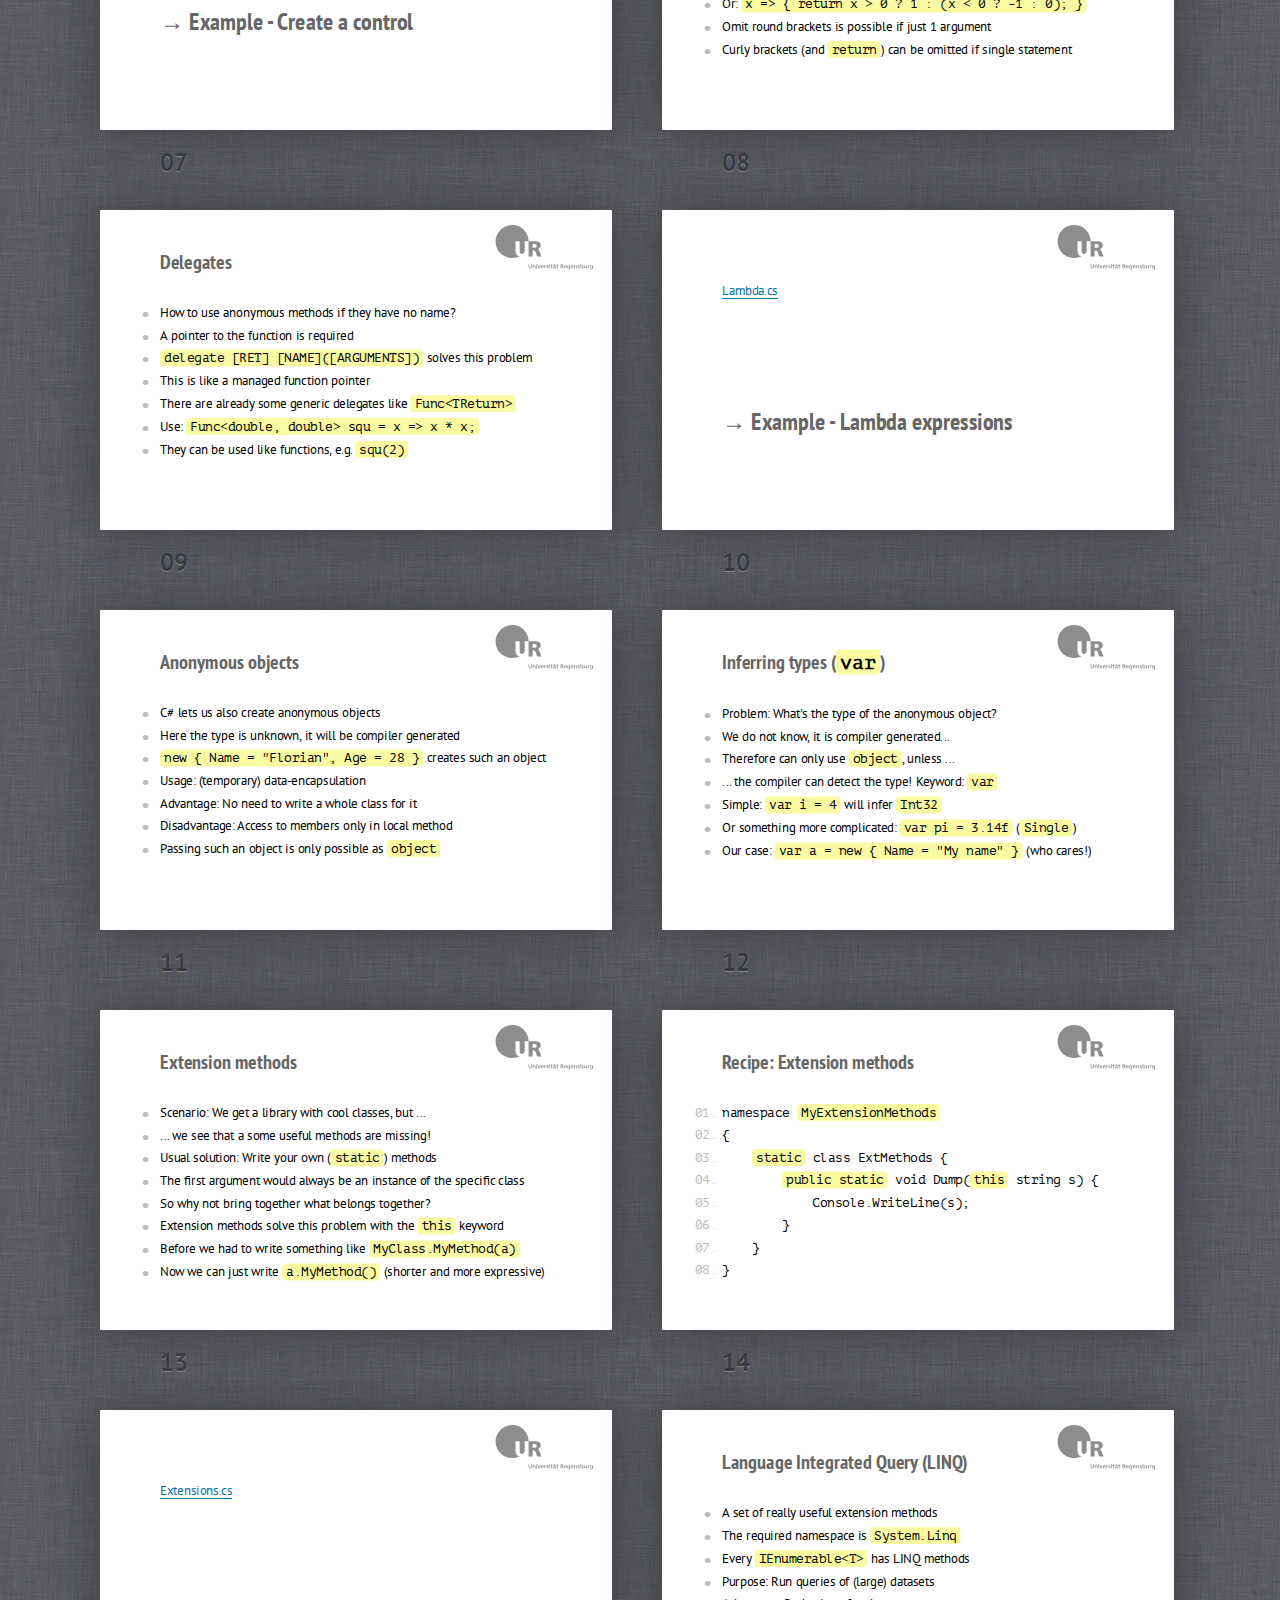
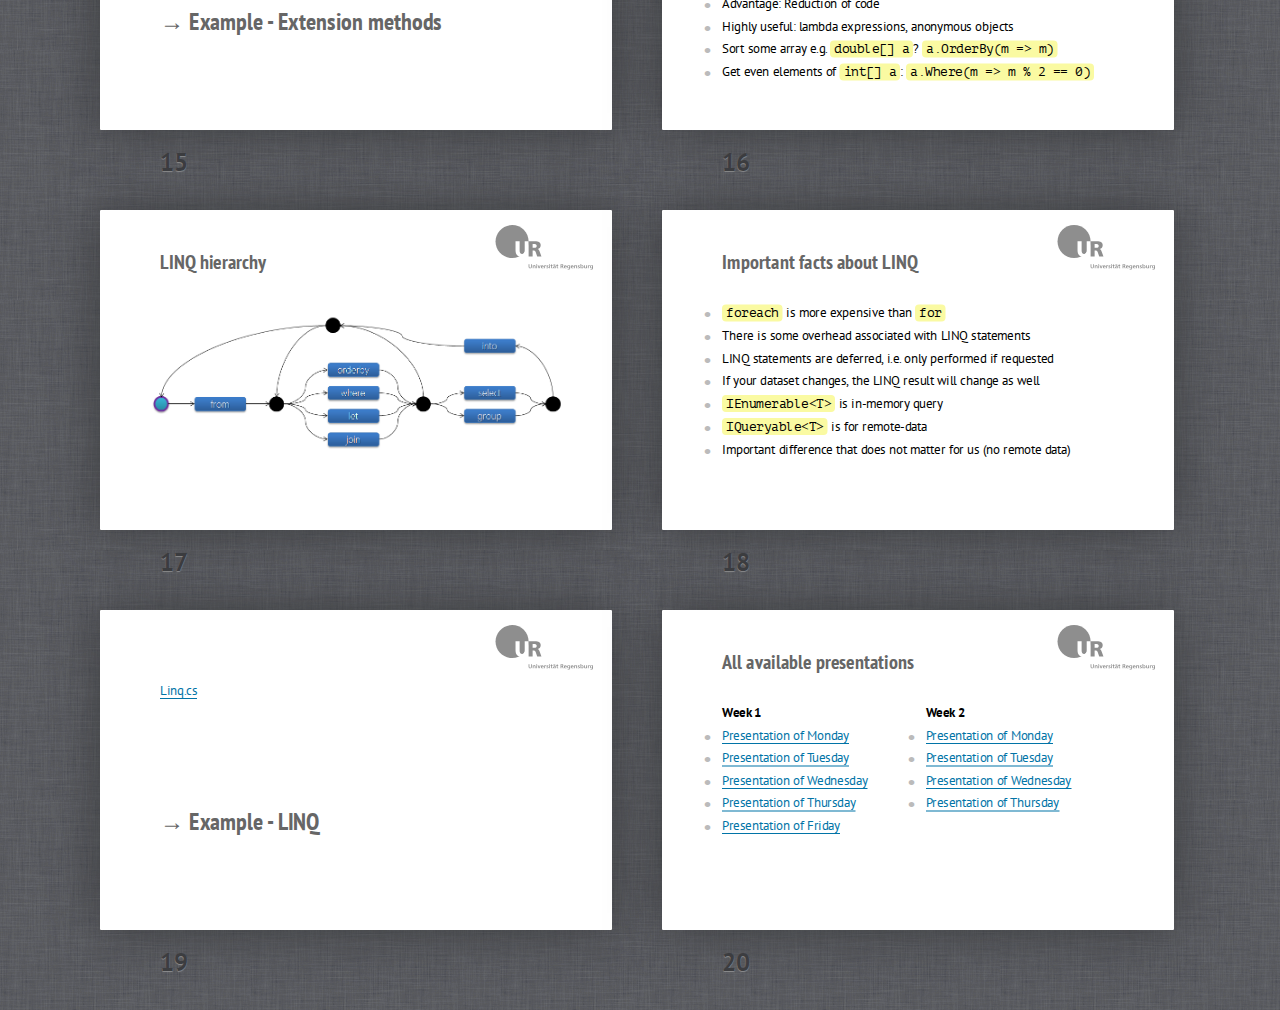
<file: day3.html>
<!DOCTYPE HTML>
<html lang="de">
<head>
	<title>Programming C#</title>
	<meta charset="UTF-8">
	<meta name="viewport" content="width=1274, user-scalable=no">
	<link rel="stylesheet" href="themes/styles/style.css">
</head>
<body class="list">
	<header class="caption">
		<h1>Programming C#</h1>
	</header>
	<div class="slide cover" id="Cover"><div>
		<section>
			<header>
				<h2>Programming C#</h2>
				<h3>Day 3: Lambda expressions, Delegates, extension methods, LINQ and debugging</h3>
			</header>
			<img src="pictures/cover.jpg" alt="">
		</section>
	</div></div>
	<div class="slide" id="overview"><div>
		<section>
			<header>
				<h2>Content</h2>
			</header>
			<ul>
				<li>A simple Windows Forms project</li>
				<!--<li>An overview of available controls</li>-->
				<li>Building own user controls</li>
				<li>Anonymous methods with lambda expressions</li>
				<li>What is a delegate?</li>
				<li>Anonymous objects</li>
				<li>Extension methods</li>
				<li>Example of extension methods: LINQ</li>
			</ul>
		</section>
	</div></div>
	<div class="slide" id="winforms-project"><div>
		<section>
			<header>
				<h2>A simple WinForms project</h2>
			</header>
			<ul>
				<li>Let's create a simple calculator!</li>
				<li>What is needed?</li>
				<li>How should the buttons work?</li>
				<li>Using the designer for creating events</li>
				<li>Understanding partial classes</li>
				<li>Advanced topic: Separation of concerns</li>
			</ul>
		</section>
	</div></div>
	<div class="slide" id="example-calculator"><div>
		<section>
			<header>
				<h2 class="example">&rarr; Example - A simple calculator</h2>
			</header>
			<a href="https://github.com/CSharpLecture/Samples/blob/master/day3/PocketCalc" title="Download source" class="example-download">PocketCalc.zip</a>
		</section>
	</div></div>
	<div class="slide" id="winforms-controls"><div>
		<section>
			<header>
				<h2>Controls in Windows Forms</h2>
			</header>
			<ul>
				<li>All common Windows controls exist</li>
				<li>Some new ones have been integrated as well</li>
				<li><code>ComboBox</code>, <code>TextBox</code>, <code>Label</code>, <code>Button</code></li>
				<li>Or with children: <code>TabControl</code>, <code>Panel</code>, <code>GroupBox</code></li>
				<li>Specialized input: <code>NumericUpDown</code>, <code>DateTimePicker</code></li>
				<li>Each control has a big range of (mostly useful) properties</li>
			</ul>
		</section>
	</div></div>
	<div class="slide" id="custom-controls"><div>
		<section>
			<header>
				<h2>Creating custom controls</h2>
			</header>
			<ul>
				<li>Most basic starting point: Inherit from <code>Component</code></li>
				<li>Far better: Derive from <code>Control</code></li>
				<li>Option with designer: <code>UserControl</code></li>
				<li>Or pick one like <code>ScrollableControl</code></li>
				<li>In most cases we have to do the drawing</li>
				<li>Drawing is done over GDI+, more about it later</li>
			</ul>
		</section>
	</div></div>
	<div class="slide" id="example-custom-control"><div>
		<section>
			<header>
				<h2 class="example">&rarr; Example - Create a control</h2>
			</header>
			<a href="https://github.com/CSharpLecture/Samples/blob/master/day4/BlinkLabel" title="Download source" class="example-download">BlinkLabel.zip</a>
		</section>
	</div></div>
	<div class="slide" id="lambda-expessions"><div>
		<section>
			<header>
				<h2>Anonymous methods</h2>
			</header>
			<ul>
				<li>An anonymous method is one that has no name</li>
				<li>In C# there is an easy way of creating those, using <code>=&gt;</code></li>
				<li>This is the so called fat arrow operator</li>
				<li>Example: <code>(x, y) =&gt; x * x + y</code></li>
				<li>Or: <code>x =&gt; { return x &gt; 0 ? 1 : (x &lt; 0 ? -1 : 0); }</code></li>
				<li>Omit round brackets is possible if just 1 argument</li>
				<li>Curly brackets (and <code>return</code>) can be omitted if single statement</li>
			</ul>
		</section>
	</div></div>
	<div class="slide" id="delegates"><div>
		<section>
			<header>
				<h2>Delegates</h2>
			</header>
			<ul>
				<li>How to use anonymous methods if they have no name?</li>
				<li>A pointer to the function is required</li>
				<li><code>delegate [RET] [NAME]([ARGUMENTS])</code> solves this problem</li>
				<li>This is like a managed function pointer</li>
				<li>There are already some generic delegates like <code>Func&lt;TReturn&gt;</code></li>
				<li>Use: <code>Func&lt;double, double&gt; squ = x =&gt; x * x;</code></li>
				<li>They can be used like functions, e.g. <code>squ(2)</code></li>
			</ul>
		</section>
	</div></div>
	<div class="slide" id="example-lambda-expression"><div>
		<section>
			<header>
				<h2 class="example">&rarr; Example - Lambda expressions</h2>
			</header>
			<a href="https://github.com/CSharpLecture/Samples/blob/master/day3/Lambda.cs" title="Download source" class="example-download">Lambda.cs</a>
		</section>
	</div></div>
	<div class="slide" id="anonymous-objects"><div>
		<section>
			<header>
				<h2>Anonymous objects</h2>
			</header>
			<ul>
				<li>C# lets us also create anonymous objects</li>
				<li>Here the type is unknown, it will be compiler generated</li>
				<li><code>new { Name = "Florian", Age = 28 }</code> creates such an object</li>
				<li>Usage: (temporary) data-encapsulation</li>
				<li>Advantage: No need to write a whole class for it</li>
				<li>Disadvantage: Access to members only in local method</li>
				<li>Passing such an object is only possible as <code>object</code></li>
			</ul>
		</section>
	</div></div>
	<div class="slide" id="type-inference"><div>
		<section>
			<header>
				<h2>Inferring types (<code>var</code>)</h2>
			</header>
			<ul>
				<li>Problem: What's the type of the anonymous object?</li>
				<li>We do not know, it is compiler generated...</li>
				<li>Therefore can only use <code>object</code>, unless ...</li>
				<li>... the compiler can detect the type! Keyword: <code>var</code></li>
				<li>Simple: <code>var i = 4</code> will infer <code>Int32</code></li>
				<li>Or something more complicated: <code>var pi = 3.14f</code> (<code>Single</code>)</li>
				<li>Our case: <code>var a = new { Name = "My name" }</code> (who cares!)</li>
			</ul>
		</section>
	</div></div>
	<div class="slide" id="extension-methods"><div>
		<section>
			<header>
				<h2>Extension methods</h2>
			</header>
			<ul>
				<li>Scenario: We get a library with cool classes, but ...</li>
				<li>... we see that a some useful methods are missing!</li>
				<li>Usual solution: Write your own (<code>static</code>) methods</li>
				<li>The first argument would always be an instance of the specific class</li>
				<li>So why not bring together what belongs together?</li>
				<li>Extension methods solve this problem with the <code>this</code> keyword</li>
				<li>Before we had to write something like <code>MyClass.MyMethod(a)</code></li>
				<li>Now we can just write <code>a.MyMethod()</code> (shorter and more expressive)</li>
			</ul>
		</section>
	</div></div>
	<div class="slide" id="extension-methods-recipe"><div>
		<section>
			<header>
				<h2>Recipe: Extension methods</h2>
			</header>
			<pre>
<code>namespace <mark>MyExtensionMethods</mark></code>
<code>{</code>
<code>	<mark>static</mark> class ExtMethods {</code>
<code>		<mark>public static</mark> void Dump(<mark>this</mark> string s) {</code>
<code>			Console.WriteLine(s);</code>
<code>		}</code>
<code>	}</code>
<code>}</code>
			</pre>
		</section>
	</div></div>
	<div class="slide" id="example-extension-methods"><div>
		<section>
			<header>
				<h2 class="example">&rarr; Example - Extension methods</h2>
			</header>
			<a href="https://github.com/CSharpLecture/Samples/blob/master/day3/Extensions.cs" title="Download source" class="example-download">Extensions.cs</a>
		</section>
	</div></div>
	<div class="slide" id="linq"><div>
		<section>
			<header>
				<h2>Language Integrated Query (LINQ)</h2>
			</header>
			<ul>
				<li>A set of really useful extension methods</li>
				<li>The required namespace is <code>System.Linq</code></li>
				<li>Every <code>IEnumerable&lt;T&gt;</code> has LINQ methods</li>
				<li>Purpose: Run queries of (large) datasets</li>
				<li>Advantage: Reduction of code</li>
				<li>Highly useful: lambda expressions, anonymous objects</li>
				<li>Sort some array e.g. <code>double[] a</code>? <code>a.OrderBy(m =&gt; m)</code></li>
				<li>Get even elements of <code>int[] a</code>: <code>a.Where(m =&gt; m % 2 == 0)</code></li>
			</ul>
		</section>
	</div></div>
	<div class="slide" id="venn-linq"><div>
		<section>
			<header>
				<h2>LINQ hierarchy</h2>
			</header>
			<img src="pictures/linq.png" class="middle r" />
		</section>
	</div></div>
	<div class="slide" id="linq-warning"><div>
		<section>
			<header>
				<h2>Important facts about LINQ</h2>
			</header>
			<ul>
				<li><code>foreach</code> is more expensive than <code>for</code></li>
				<li>There is some overhead associated with LINQ statements</li>
				<li>LINQ statements are deferred, i.e. only performed if requested</li>
				<li>If your dataset changes, the LINQ result will change as well</li>
				<li><code>IEnumerable&lt;T&gt;</code> is in-memory query</li>
				<li><code>IQueryable&lt;T&gt;</code> is for remote-data</li>
				<li>Important difference that does not matter for us (no remote data)</li>
			</ul>
		</section>
	</div></div>
	<div class="slide" id="example-linq"><div>
		<section>
			<header>
				<h2 class="example">&rarr; Example - LINQ</h2>
			</header>
			<a href="https://github.com/CSharpLecture/Samples/blob/master/day3/Linq.cs" title="Download source" class="example-download">Linq.cs</a>
		</section>
	</div></div>
	<div class="slide" id="presentations"><div>
		<section>
			<header>
				<h2>All available presentations</h2>
			</header>
			<div class="left">
				<b>Week 1</b>
				<ul>
					<li><a href="day1.html">Presentation of Monday</a></li>
					<li><a href="day2.html">Presentation of Tuesday</a></li>
					<li><a href="day3.html">Presentation of Wednesday</a></li>
					<li><a href="day4.html">Presentation of Thursday</a></li>
					<li><a href="day5.html">Presentation of Friday</a></li>
				</ul>
			</div>
			<div class="right">
				<b>Week 2</b>
				<ul>
					<li><a href="day6.html">Presentation of Monday</a></li>
					<li><a href="day7.html">Presentation of Tuesday</a></li>
					<li><a href="day8.html">Presentation of Wednesday</a></li>
					<li><a href="day9.html">Presentation of Thursday</a></li>
				</ul>
			</div>
		</section>
	</div></div>
	<div class="progress"><div></div></div>
	<script src="scripts/script.js"></script>
	<!-- Copyright © 2013 Florian Rappl, www.florian-rappl.de -->
</body>
</html>
</file>
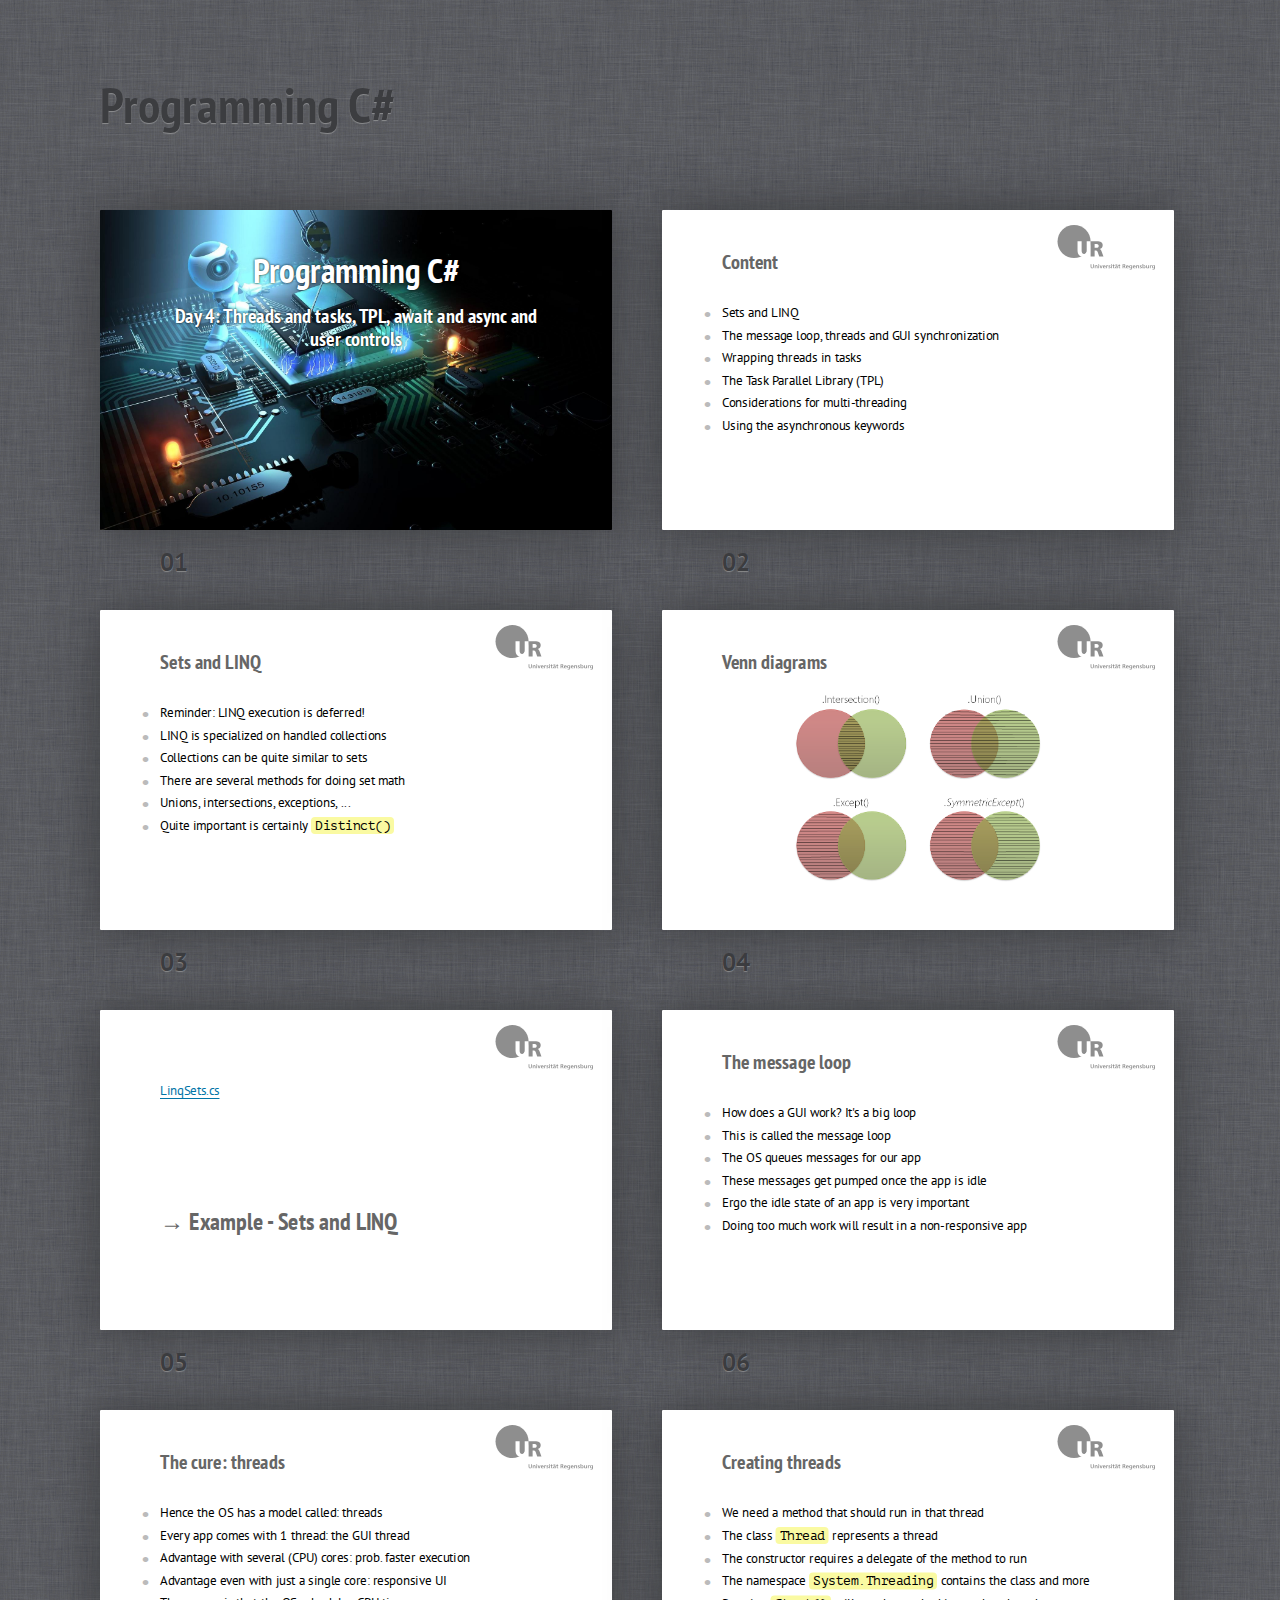
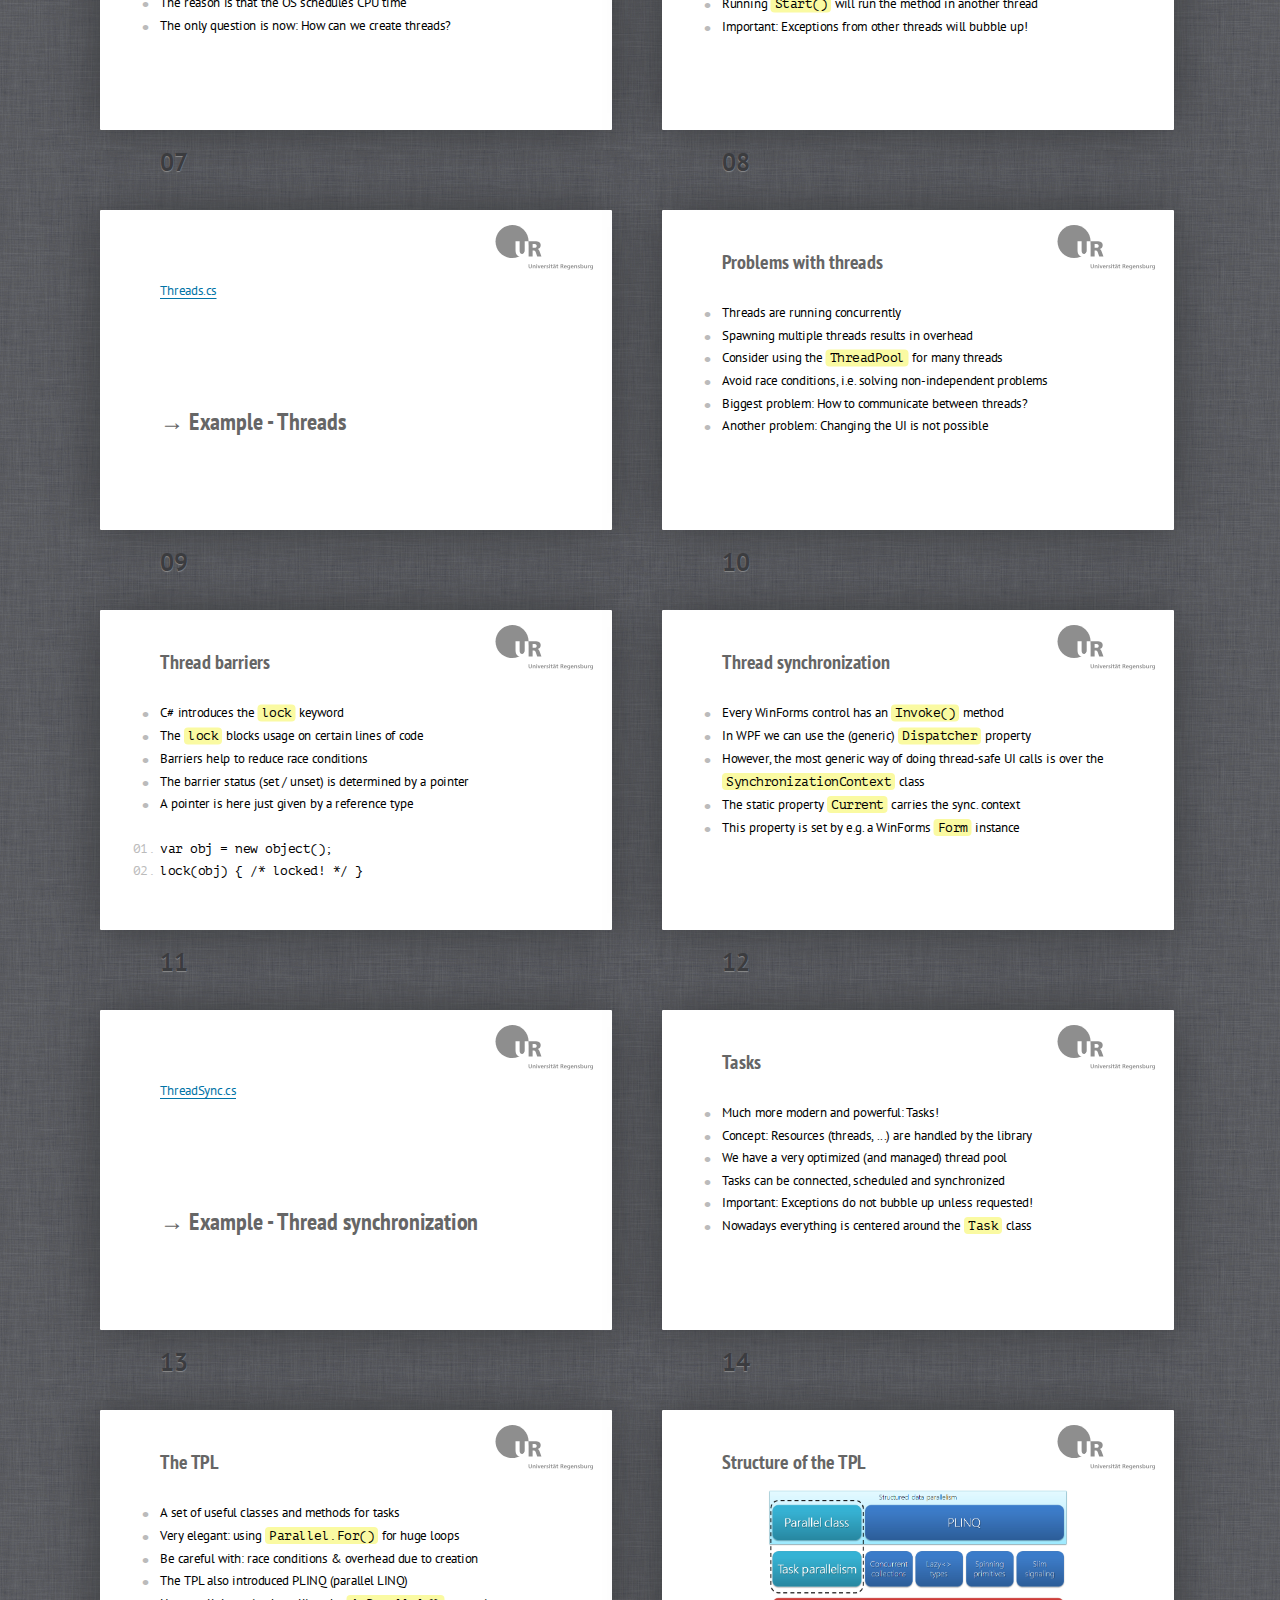
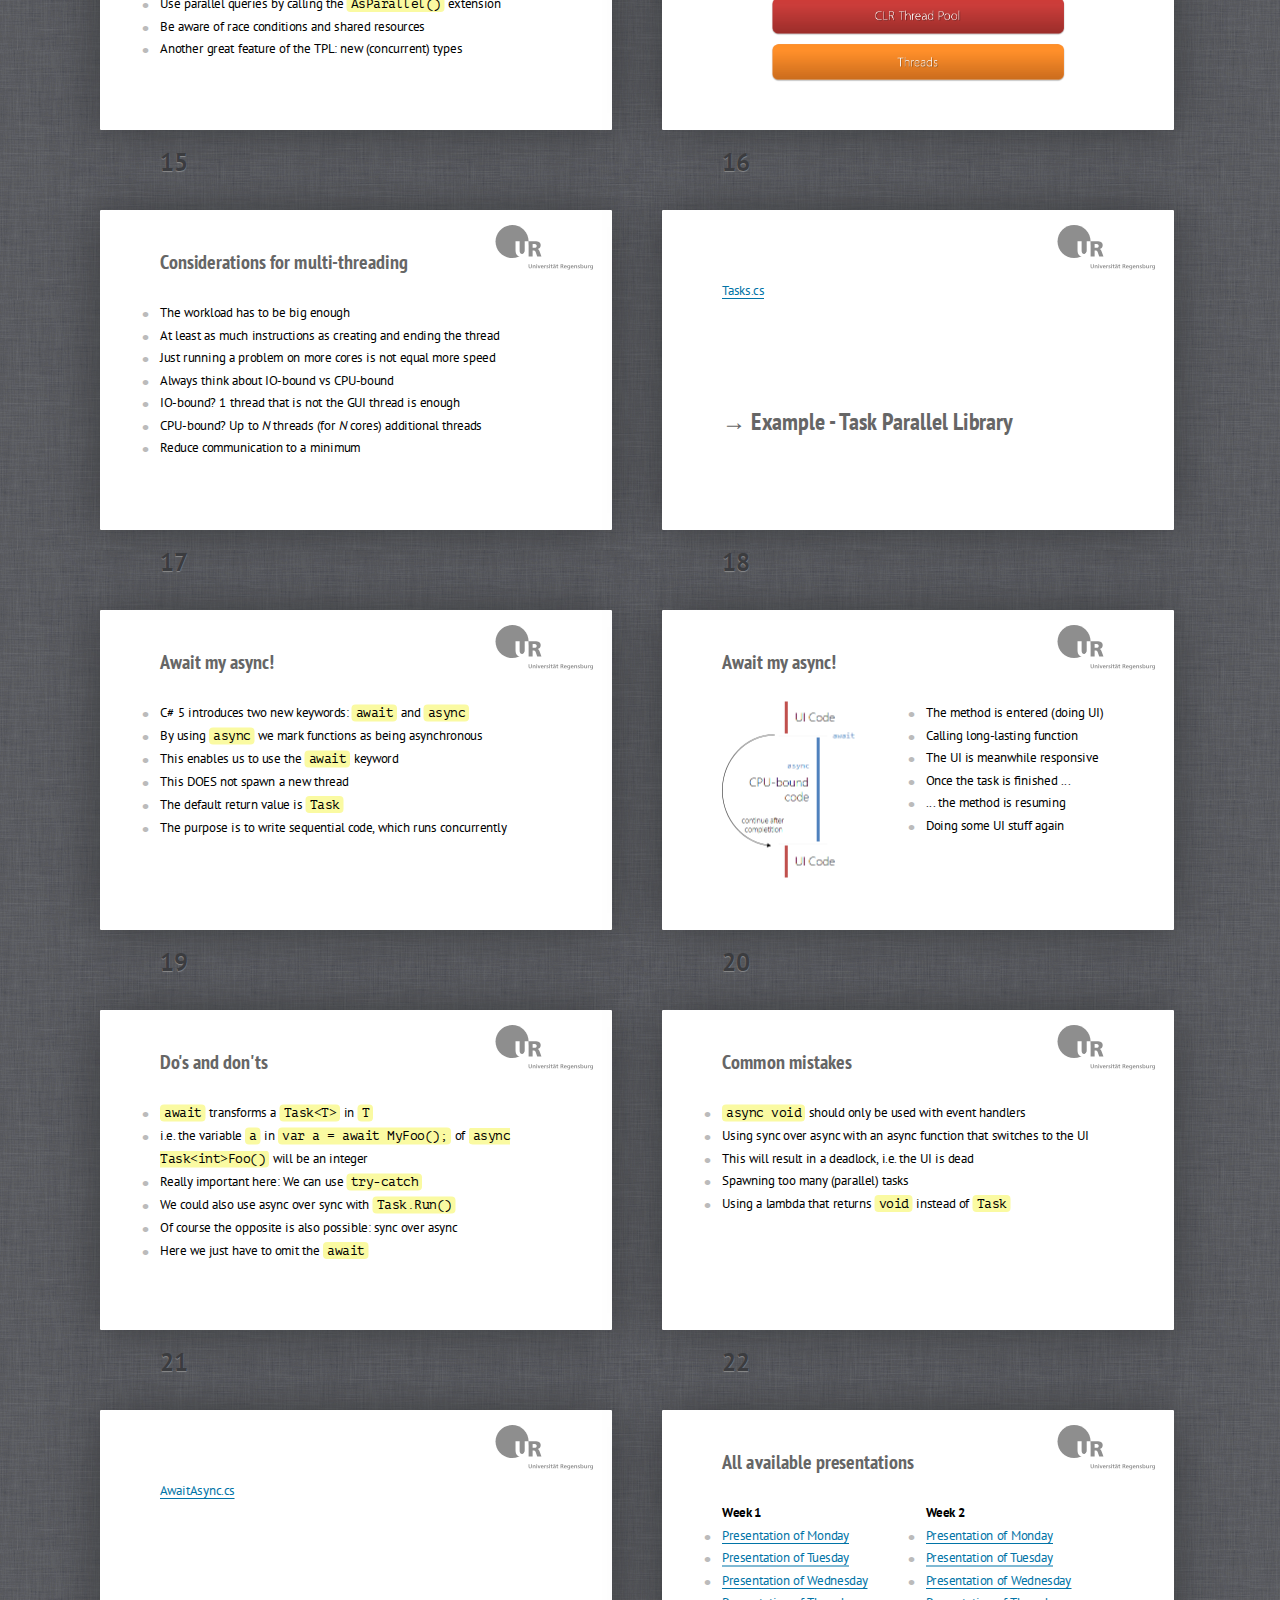
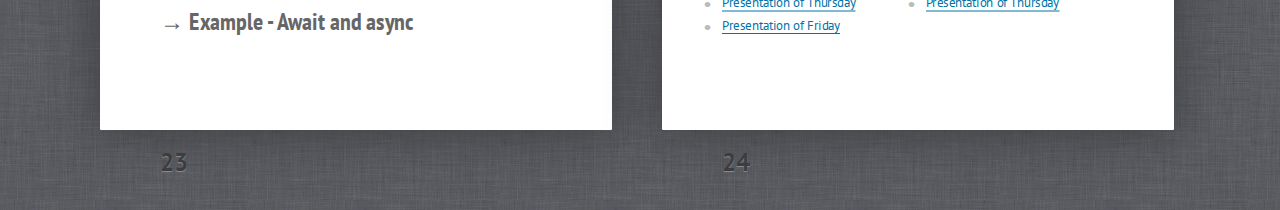
<file: day4.html>
<!DOCTYPE HTML>
<html lang="de">
<head>
	<title>Programming C#</title>
	<meta charset="UTF-8">
	<meta name="viewport" content="width=1274, user-scalable=no">
	<link rel="stylesheet" href="themes/styles/style.css">
</head>
<body class="list">
	<header class="caption">
		<h1>Programming C#</h1>
	</header>
	<div class="slide cover" id="Cover"><div>
		<section>
			<header>
				<h2>Programming C#</h2>
				<h3>Day 4: Threads and tasks, TPL, await and async and user controls</h3>
			</header>
			<img src="pictures/cover.jpg" alt="">
		</section>
	</div></div>
	<div class="slide" id="overview"><div>
		<section>
			<header>
				<h2>Content</h2>
			</header>
			<ul>
				<li>Sets and LINQ</li>
				<li>The message loop, threads and GUI synchronization</li>
				<li>Wrapping threads in tasks</li>
				<li>The Task Parallel Library (TPL)</li>
				<li>Considerations for multi-threading</li>
				<li>Using the asynchronous keywords</li>
			</ul>
		</section>
	</div></div>
	<div class="slide" id="sets-linq"><div>
		<section>
			<header>
				<h2>Sets and LINQ</h2>
			</header>
			<ul>
				<li>Reminder: LINQ execution is deferred!</li>
				<li>LINQ is specialized on handled collections</li>
				<li>Collections can be quite similar to sets</li>
				<li>There are several methods for doing set math</li>
				<li>Unions, intersections, exceptions, ...</li>
				<li>Quite important is certainly <code>Distinct()</code></li>
			</ul>
		</section>
	</div></div>
	<div class="slide" id="venn-linq"><div>
		<section>
			<header>
				<h2>Venn diagrams</h2>
			</header>
			<img src="pictures/venn.png" class="middle r" />
		</section>
	</div></div>
	<div class="slide" id="example-linq"><div>
		<section>
			<header>
				<h2 class="example">&rarr; Example - Sets and LINQ</h2>
			</header>
			<a href="https://github.com/CSharpLecture/Samples/blob/master/day4/LinqSets.cs" title="Download source" class="example-download">LinqSets.cs</a>
		</section>
	</div></div>
	<div class="slide" id="message-loop"><div>
		<section>
			<header>
				<h2>The message loop</h2>
			</header>
			<ul>
				<li>How does a GUI work? It's a big loop</li>
				<li>This is called the message loop</li>
				<li>The OS queues messages for our app</li>
				<li>These messages get pumped once the app is idle</li>
				<li>Ergo the idle state of an app is very important</li>
				<li>Doing too much work will result in a non-responsive app</li>
			</ul>
		</section>
	</div></div>
	<div class="slide" id="threads"><div>
		<section>
			<header>
				<h2>The cure: threads</h2>
			</header>
			<ul>
				<li>Hence the OS has a model called: threads</li>
				<li>Every app comes with 1 thread: the GUI thread</li>
				<li>Advantage with several (CPU) cores: prob. faster execution</li>
				<li>Advantage even with just a single core: responsive UI</li>
				<li>The reason is that the OS schedules CPU time</li>
				<li>The only question is now: How can we create threads?</li>
			</ul>
		</section>
	</div></div>
	<div class="slide" id="creating-threads"><div>
		<section>
			<header>
				<h2>Creating threads</h2>
			</header>
			<ul>
				<li>We need a method that should run in that thread</li>
				<li>The class <code>Thread</code> represents a thread</li>
				<li>The constructor requires a delegate of the method to run</li>
				<li>The namespace <code>System.Threading</code> contains the class and more</li>
				<li>Running <code>Start()</code> will run the method in another thread</li>
				<li>Important: Exceptions from other threads will bubble up!</li>
			</ul>
		</section>
	</div></div>
	<div class="slide" id="example-threads"><div>
		<section>
			<header>
				<h2 class="example">&rarr; Example - Threads</h2>
			</header>
			<a href="https://github.com/CSharpLecture/Samples/blob/master/day4/Threads.cs" title="Download source" class="example-download">Threads.cs</a>
		</section>
	</div></div>
	<div class="slide" id="thread-problems"><div>
		<section>
			<header>
				<h2>Problems with threads</h2>
			</header>
			<ul>
				<li>Threads are running concurrently</li>
				<li>Spawning multiple threads results in overhead</li>
				<li>Consider using the <code>ThreadPool</code> for many threads</li>
				<li>Avoid race conditions, i.e. solving non-independent problems</li>
				<li>Biggest problem: How to communicate between threads?</li>
				<li>Another problem: Changing the UI is not possible</li>
			</ul>
		</section>
	</div></div>
	<div class="slide" id="lock-thread"><div>
		<section>
			<header>
				<h2>Thread barriers</h2>
			</header>
			<ul>
				<li>C# introduces the <code>lock</code> keyword</li>
				<li>The <code>lock</code> blocks usage on certain lines of code</li>
				<li>Barriers help to reduce race conditions</li>
				<li>The barrier status (set / unset) is determined by a pointer</li>
				<li>A pointer is here just given by a reference type</li>
			</ul>
<pre>
<code>var obj = new object();</code>
<code>lock(obj) { /* locked! */ }</code>
</pre>
		</section>
	</div></div>
	<div class="slide" id="sync-thread"><div>
		<section>
			<header>
				<h2>Thread synchronization</h2>
			</header>
			<ul>
				<li>Every WinForms control has an <code>Invoke()</code> method</li>
				<li>In WPF we can use the (generic) <code>Dispatcher</code> property</li>
				<li>However, the most generic way of doing thread-safe UI calls is over the <code>SynchronizationContext</code> class</li>
				<li>The static property <code>Current</code> carries the sync. context</li>
				<li>This property is set by e.g. a WinForms <code>Form</code> instance</li>
			</ul>
		</section>
	</div></div>
	<div class="slide" id="example-thread-synchronization"><div>
		<section>
			<header>
				<h2 class="example">&rarr; Example - Thread synchronization</h2>
			</header>
			<a href="https://github.com/CSharpLecture/Samples/blob/master/day4/ThreadSync.cs" title="Download source" class="example-download">ThreadSync.cs</a>
		</section>
	</div></div>
	<div class="slide" id="tasks"><div>
		<section>
			<header>
				<h2>Tasks</h2>
			</header>
			<ul>
				<li>Much more modern and powerful: Tasks!</li>
				<li>Concept: Resources (threads, ...) are handled by the library</li>
				<li>We have a very optimized (and managed) thread pool</li>
				<li>Tasks can be connected, scheduled and synchronized</li>
				<li>Important: Exceptions do not bubble up unless requested!</li>
				<li>Nowadays everything is centered around the <code>Task</code> class</li>
			</ul>
		</section>
	</div></div>
	<div class="slide" id="task-parallel-library"><div>
		<section>
			<header>
				<h2>The TPL</h2>
			</header>
			<ul>
				<li>A set of useful classes and methods for tasks</li>
				<li>Very elegant: using <code>Parallel.For()</code> for huge loops</li>
				<li>Be careful with: race conditions &amp; overhead due to creation</li>
				<li>The TPL also introduced PLINQ (parallel LINQ)</li>
				<li>Use parallel queries by calling the <code>AsParallel()</code> extension</li>
				<li>Be aware of race conditions and shared resources</li>
				<li>Another great feature of the TPL: new (concurrent) types</li>
			</ul>
		</section>
	</div></div>
	<div class="slide" id="tpl-structure"><div>
		<section>
			<header>
				<h2>Structure of the TPL</h2>
			</header>
			<img src="pictures/tpl.png" class="middle r" />
		</section>
	</div></div>
	<div class="slide" id="threading-considerations"><div>
		<section>
			<header>
				<h2>Considerations for multi-threading</h2>
			</header>
			<ul>
				<li>The workload has to be big enough</li>
				<li>At least as much instructions as creating and ending the thread</li>
				<li>Just running a problem on more cores is not equal more speed</li>
				<li>Always think about IO-bound vs CPU-bound</li>
				<li>IO-bound? 1 thread that is not the GUI thread is enough</li>
				<li>CPU-bound? Up to <i>N</i> threads (for <i>N</i> cores) additional threads</li>
				<li>Reduce communication to a minimum</li>
			</ul>
		</section>
	</div></div>
	<div class="slide" id="example-tpl"><div>
		<section>
			<header>
				<h2 class="example">&rarr; Example - Task Parallel Library</h2>
			</header>
			<a href="https://github.com/CSharpLecture/Samples/blob/master/day4/Tasks.cs" title="Download source" class="example-download">Tasks.cs</a>
		</section>
	</div></div>
	<div class="slide" id="async-await"><div>
		<section>
			<header>
				<h2>Await my async!</h2>
			</header>
			<ul>
				<li>C# 5 introduces two new keywords: <code>await</code> and <code>async</code></li>
				<li>By using <code>async</code> we mark functions as being asynchronous</li>
				<li>This enables us to use the <code>await</code> keyword</li>
				<li>This DOES not spawn a new thread</li>
				<li>The default return value is <code>Task</code></li>
				<li>The purpose is to write sequential code, which runs concurrently</li>
			</ul>
		</section>
	</div></div>
	<div class="slide" id="async-explained"><div>
		<section>
			<header>
				<h2>Await my async!</h2>
			</header>
			<div class="left">
				<img src="pictures/awaitasync.png" />
			</div>
			<div class="right">
				<ul>
					<li>The method is entered (doing UI)</li>
					<li>Calling long-lasting function</li>
					<li>The UI is meanwhile responsive</li>
					<li>Once the task is finished ...</li>
					<li>... the method is resuming</li>
					<li>Doing some UI stuff again</li>
				</ul>
			</div>
		</section>
	</div></div>
	<div class="slide" id="await-explained"><div>
		<section>
			<header>
				<h2>Do's and don'ts</h2>
			</header>
			<ul>
				<li><code>await</code> transforms a <code>Task&lt;T&gt;</code> in <code>T</code></li>
				<li>i.e. the variable <code>a</code> in <code>var a = await MyFoo();</code> of <code>async Task&lt;int&gt;Foo()</code> will be an integer</li>
				<li>Really important here: We can use <code>try-catch</code></li>
				<li>We could also use async over sync with <code>Task.Run()</code></li>
				<li>Of course the opposite is also possible: sync over async</li>
				<li>Here we just have to omit the <code>await</code></li>
			</ul>
		</section>
	</div></div>
	<div class="slide" id="async-gotchas"><div>
		<section>
			<header>
				<h2>Common mistakes</h2>
			</header>
			<ul>
				<li><code>async void</code> should only be used with event handlers</li>
				<li>Using sync over async with an async function that switches to the UI</li>
				<li>This will result in a deadlock, i.e. the UI is dead</li>
				<li>Spawning too many (parallel) tasks</li>
				<li>Using a lambda that returns <code>void</code> instead of <code>Task</code></li>
			</ul>
		</section>
	</div></div>
	<div class="slide" id="example-await-async"><div>
		<section>
			<header>
				<h2 class="example">&rarr; Example - Await and async</h2>
			</header>
			<a href="https://github.com/CSharpLecture/Samples/blob/master/day4/AwaitAsync.cs" title="Download source" class="example-download">AwaitAsync.cs</a>
		</section>
	</div></div>
	<div class="slide" id="presentations"><div>
		<section>
			<header>
				<h2>All available presentations</h2>
			</header>
			<div class="left">
				<b>Week 1</b>
				<ul>
					<li><a href="day1.html">Presentation of Monday</a></li>
					<li><a href="day2.html">Presentation of Tuesday</a></li>
					<li><a href="day3.html">Presentation of Wednesday</a></li>
					<li><a href="day4.html">Presentation of Thursday</a></li>
					<li><a href="day5.html">Presentation of Friday</a></li>
				</ul>
			</div>
			<div class="right">
				<b>Week 2</b>
				<ul>
					<li><a href="day6.html">Presentation of Monday</a></li>
					<li><a href="day7.html">Presentation of Tuesday</a></li>
					<li><a href="day8.html">Presentation of Wednesday</a></li>
					<li><a href="day9.html">Presentation of Thursday</a></li>
				</ul>
			</div>
		</section>
	</div></div>
	<div class="progress"><div></div></div>
	<script src="scripts/script.js"></script>
	<!-- Copyright © 2013 Florian Rappl, www.florian-rappl.de -->
</body>
</html>
</file>
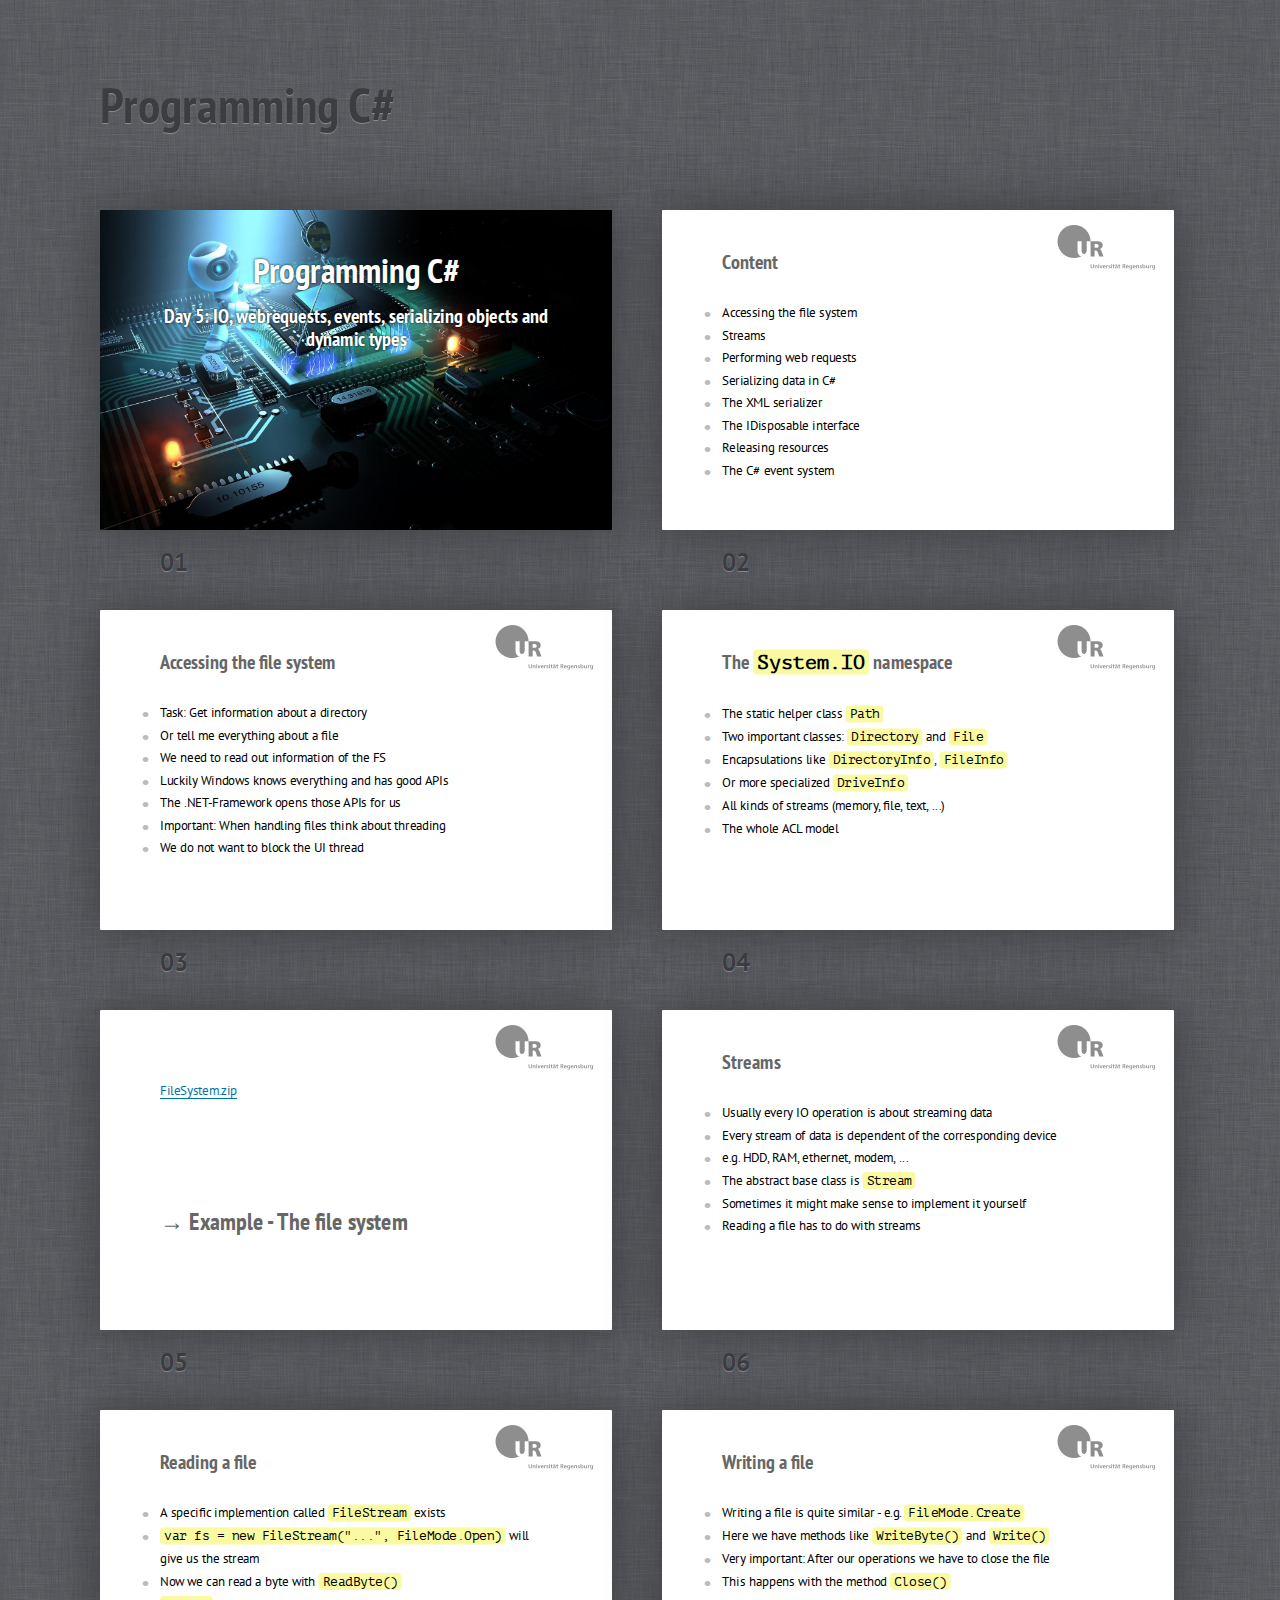
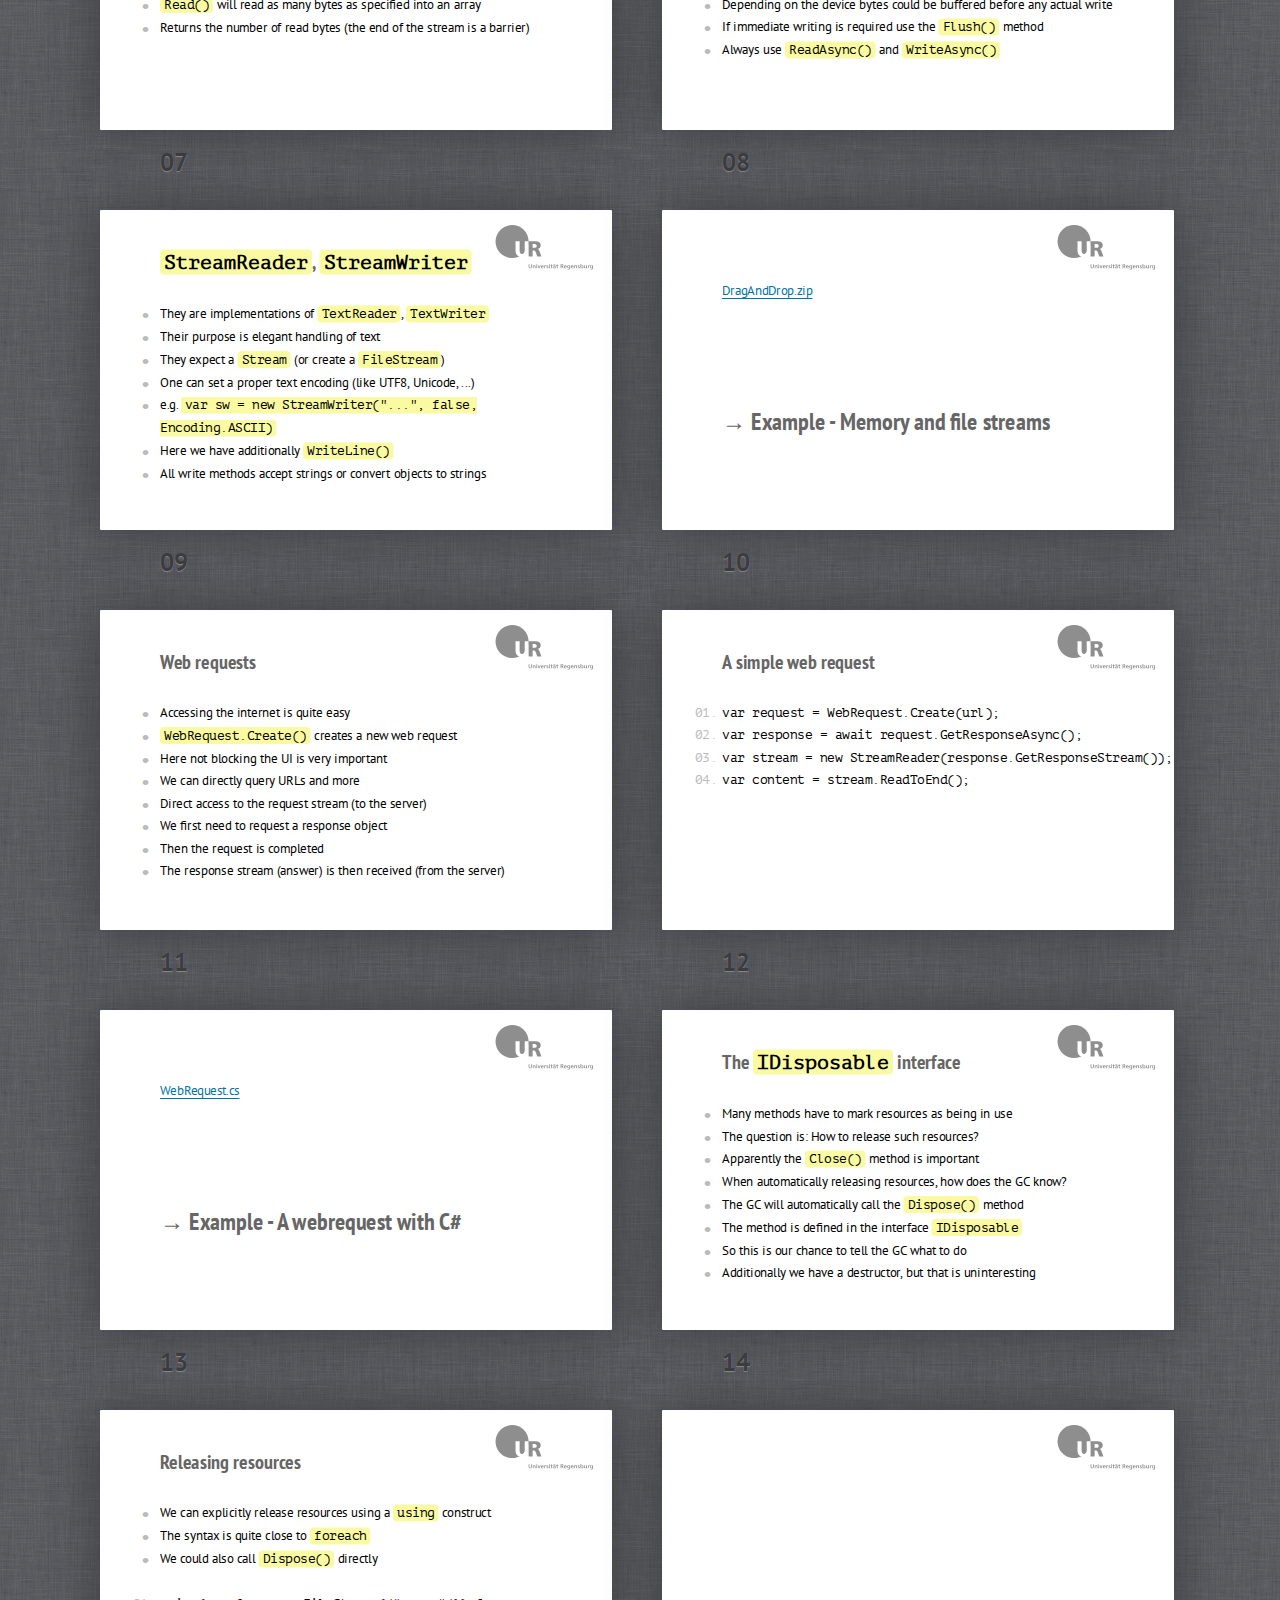
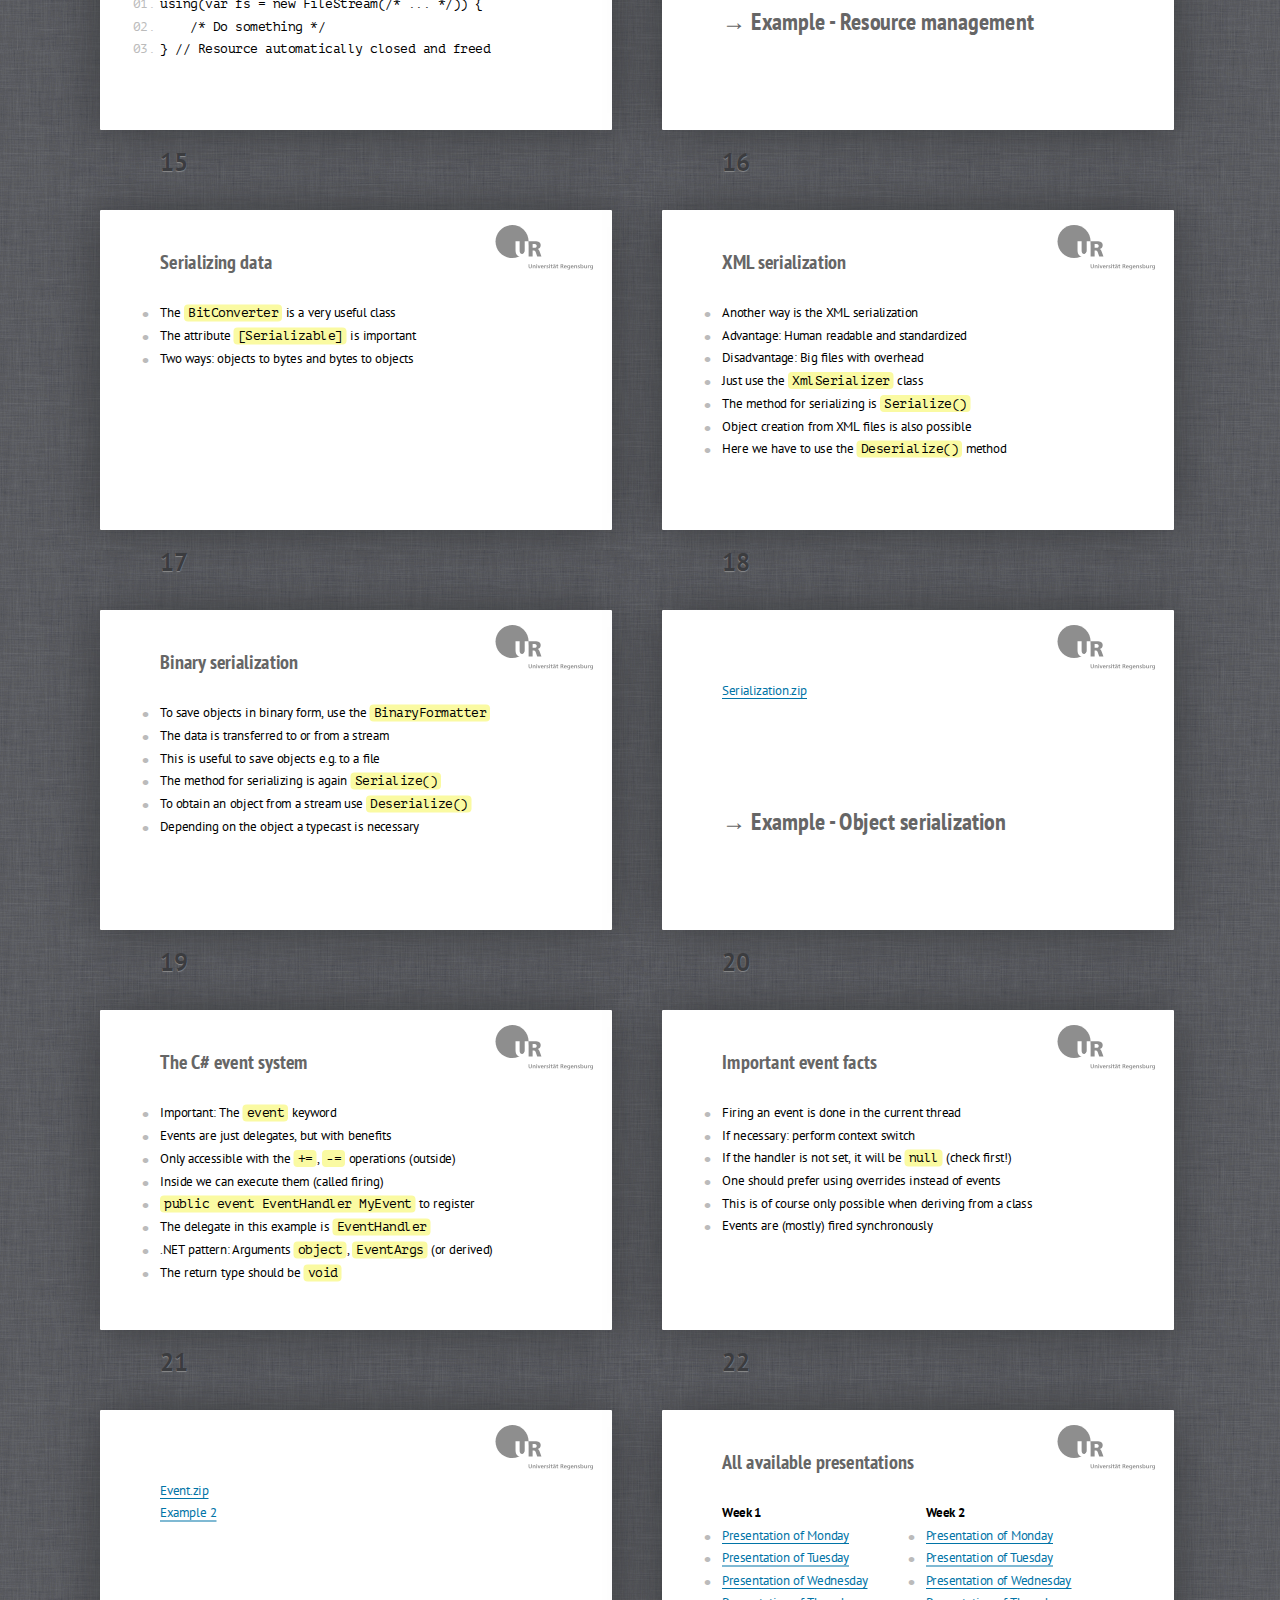
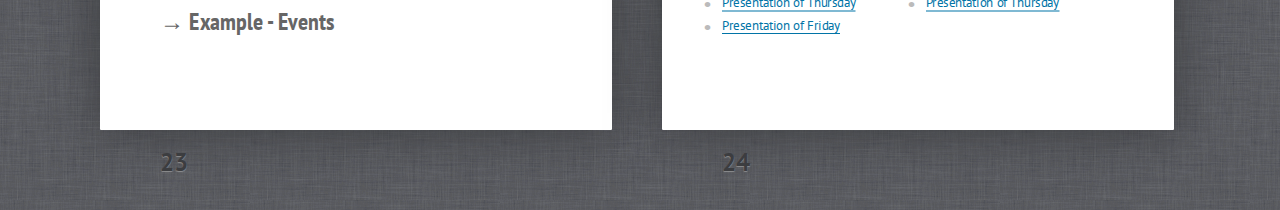
<file: day5.html>
<!DOCTYPE HTML>
<html lang="de">
<head>
	<title>Programming C#</title>
	<meta charset="UTF-8">
	<meta name="viewport" content="width=1274, user-scalable=no">
	<link rel="stylesheet" href="themes/styles/style.css">
</head>
<body class="list">
	<header class="caption">
		<h1>Programming C#</h1>
	</header>
	<div class="slide cover" id="Cover"><div>
		<section>
			<header>
				<h2>Programming C#</h2>
				<h3>Day 5: IO, webrequests, events, serializing objects and dynamic types</h3>
			</header>
			<img src="pictures/cover.jpg" alt="">
		</section>
	</div></div>
	<div class="slide" id="overview"><div>
		<section>
			<header>
				<h2>Content</h2>
			</header>
			<ul>
				<li>Accessing the file system</li>
				<li>Streams</li>
				<li>Performing web requests</li>
				<li>Serializing data in C#</li>
				<li>The XML serializer</li>
				<li>The IDisposable interface</li>
				<li>Releasing resources</li>
				<li>The C# event system</li>
			</ul>
		</section>
	</div></div>
	<div class="slide" id="file-system"><div>
		<section>
			<header>
				<h2>Accessing the file system</h2>
			</header>
			<ul>
				<li>Task: Get information about a directory</li>
				<li>Or tell me everything about a file</li>
				<li>We need to read out information of the FS</li>
				<li>Luckily Windows knows everything and has good APIs</li>
				<li>The .NET-Framework opens those APIs for us</li>
				<li>Important: When handling files think about threading</li>
				<li>We do not want to block the UI thread</li>
			</ul>
		</section>
	</div></div>
	<div class="slide" id="dotnet-fs"><div>
		<section>
			<header>
				<h2>The <code>System.IO</code> namespace</h2>
			</header>
			<ul>
				<li>The static helper class <code>Path</code></li>
				<li>Two important classes: <code>Directory</code> and <code>File</code></li>
				<li>Encapsulations like <code>DirectoryInfo</code>, <code>FileInfo</code></li>
				<li>Or more specialized <code>DriveInfo</code></li>
				<li>All kinds of streams (memory, file, text, ...)</li>
				<li>The whole ACL model</li>
			</ul>
		</section>
	</div></div>
	<div class="slide" id="example-file-systems"><div>
		<section>
			<header>
				<h2 class="example">&rarr; Example - The file system</h2>
			</header>
			<a href="https://github.com/CSharpLecture/Samples/blob/master/day5/FileSystem" title="Download source" class="example-download">FileSystem.zip</a>
		</section>
	</div></div>
	<div class="slide" id="streams"><div>
		<section>
			<header>
				<h2>Streams</h2>
			</header>
			<ul>
				<li>Usually every IO operation is about streaming data</li>
				<li>Every stream of data is dependent of the corresponding device</li>
				<li>e.g. HDD, RAM, ethernet, modem, ...</li>
				<li>The abstract base class is <code>Stream</code></li>
				<li>Sometimes it might make sense to implement it yourself</li>
				<li>Reading a file has to do with streams</li>
			</ul>
		</section>
	</div></div>
	<div class="slide" id="reading-a-file"><div>
		<section>
			<header>
				<h2>Reading a file</h2>
			</header>
			<ul>
				<li>A specific implemention called <code>FileStream</code> exists</li>
				<li><code>var fs = new FileStream("...", FileMode.Open)</code> will give us the stream</li>
				<li>Now we can read a byte with <code>ReadByte()</code></li>
				<li><code>Read()</code> will read as many bytes as specified into an array</li>
				<li>Returns the number of read bytes (the end of the stream is a barrier)</li>
			</ul>
		</section>
	</div></div>
	<div class="slide" id="writing-a-file"><div>
		<section>
			<header>
				<h2>Writing a file</h2>
			</header>
			<ul>
				<li>Writing a file is quite similar - e.g. <code>FileMode.Create</code></li>
				<li>Here we have methods like <code>WriteByte()</code> and <code>Write()</code></li>
				<li>Very important: After our operations we have to close the file</li>
				<li>This happens with the method <code>Close()</code></li>
				<li>Depending on the device bytes could be buffered before any actual write</li>
				<li>If immediate writing is required use the <code>Flush()</code> method</li>
				<li>Always use <code>ReadAsync()</code> and <code>WriteAsync()</code></li>
			</ul>
		</section>
	</div></div>
	<div class="slide" id="streamreader-streamwriter"><div>
		<section>
			<header>
				<h2><code>StreamReader</code>, <code>StreamWriter</code></h2>
			</header>
			<ul>
				<li>They are implementations of <code>TextReader</code>, <code>TextWriter</code></li>
				<li>Their purpose is elegant handling of text</li>
				<li>They expect a <code>Stream</code> (or create a <code>FileStream</code>)</li>
				<li>One can set a proper text encoding (like UTF8, Unicode, ...)</li>
				<li>e.g. <code>var sw = new StreamWriter("...", false, Encoding.ASCII)</code></li>
				<li>Here we have additionally <code>WriteLine()</code></li>
				<li>All write methods accept strings or convert objects to strings</li>
			</ul>
		</section>
	</div></div>
	<div class="slide" id="example-streams"><div>
		<section>
			<header>
				<h2 class="example">&rarr; Example - Memory and file streams</h2>
			</header>
			<a href="https://github.com/CSharpLecture/Samples/blob/master/day5/DragAndDrop" title="Download source" class="example-download">DragAndDrop.zip</a>
		</section>
	</div></div>
	<div class="slide" id="webrequests"><div>
		<section>
			<header>
				<h2>Web requests</h2>
			</header>
			<ul>
				<li>Accessing the internet is quite easy</li>
				<li><code>WebRequest.Create()</code> creates a new web request</li>
				<li>Here not blocking the UI is very important</li>
				<li>We can directly query URLs and more</li>
				<li>Direct access to the request stream (to the server)</li>
				<li>We first need to request a response object</li>
				<li>Then the request is completed</li>
				<li>The response stream (answer) is then received (from the server)</li>
			</ul>
		</section>
	</div></div>
	<div class="slide" id="simple-webrequest"><div>
		<section>
			<header>
				<h2>A simple web request</h2>
			</header>
<pre>
<code>var request = WebRequest.Create(url);</code>
<code>var response = await request.GetResponseAsync();</code>
<code>var stream = new StreamReader(response.GetResponseStream());</code>
<code>var content = stream.ReadToEnd();</code>
</pre>
		</section>
	</div></div>
	<div class="slide" id="example-webrequests"><div>
		<section>
			<header>
				<h2 class="example">&rarr; Example - A webrequest with C#</h2>
			</header>
			<a href="https://github.com/CSharpLecture/Samples/blob/master/day5/WebRequest.cs" title="Download source" class="example-download">WebRequest.cs</a>
		</section>
	</div></div>
	<div class="slide" id="idisposable"><div>
		<section>
			<header>
				<h2>The <code>IDisposable</code> interface</h2>
			</header>
			<ul>
				<li>Many methods have to mark resources as being in use</li>
				<li>The question is: How to release such resources?</li>
				<li>Apparently the <code>Close()</code> method is important</li>
				<li>When automatically releasing resources, how does the GC know?</li>
				<li>The GC will automatically call the <code>Dispose()</code> method</li>
				<li>The method is defined in the interface <code>IDisposable</code></li>
				<li>So this is our chance to tell the GC what to do</li>
				<li>Additionally we have a destructor, but that is uninteresting</li>
			</ul>
		</section>
	</div></div>
	<div class="slide" id="releasing-resources"><div>
		<section>
			<header>
				<h2>Releasing resources</h2>
			</header>
			<ul>
				<li>We can explicitly release resources using a <code>using</code> construct</li>
				<li>The syntax is quite close to <code>foreach</code></li>
				<li>We could also call <code>Dispose()</code> directly</li>
			</ul>
<pre>
<code>using(var fs = new FileStream(/* ... */)) {</code>
<code>	/* Do something */</code>
<code>} // Resource automatically closed and freed</code>
</pre>
		</section>
	</div></div>
	<div class="slide" id="example-resource-management"><div>
		<section>
			<header>
				<h2 class="example">&rarr; Example - Resource management</h2>
			</header>
		</section>
	</div></div>
	<div class="slide" id="serializing"><div>
		<section>
			<header>
				<h2>Serializing data</h2>
			</header>
			<ul>
				<li>The <code>BitConverter</code> is a very useful class</li>
				<li>The attribute <code>[Serializable]</code> is important</li>
				<li>Two ways: objects to bytes and bytes to objects</li>
			</ul>
		</section>
	</div></div>
	<div class="slide" id="xml-serializer"><div>
		<section>
			<header>
				<h2>XML serialization</h2>
			</header>
			<ul>
				<li>Another way is the XML serialization</li>
				<li>Advantage: Human readable and standardized</li>
				<li>Disadvantage: Big files with overhead</li>
				<li>Just use the <code>XmlSerializer</code> class</li>
				<li>The method for serializing is <code>Serialize()</code></li>
				<li>Object creation from XML files is also possible</li>
				<li>Here we have to use the <code>Deserialize()</code> method</li>
			</ul>
		</section>
	</div></div>
	<div class="slide" id="binary-serializer"><div>
		<section>
			<header>
				<h2>Binary serialization</h2>
			</header>
			<ul>
				<li>To save objects in binary form, use the <code>BinaryFormatter</code></li>
				<li>The data is transferred to or from a stream</li>
				<li>This is useful to save objects e.g. to a file</li>
				<li>The method for serializing is again <code>Serialize()</code></li>
				<li>To obtain an object from a stream use <code>Deserialize()</code></li>
				<li>Depending on the object a typecast is necessary</li>
		</ul>
		</section>
	</div></div>
	<div class="slide" id="example-serialization"><div>
		<section>
			<header>
				<h2 class="example">&rarr; Example - Object serialization</h2>
			</header>
			<a href="https://github.com/CSharpLecture/Samples/blob/master/day5/Serialization" title="Download source" class="example-download">Serialization.zip</a>
		</section>
	</div></div>
	<div class="slide" id="event-system"><div>
		<section>
			<header>
				<h2>The C# event system</h2>
			</header>
			<ul>
				<li>Important: The <code>event</code> keyword</li>
				<li>Events are just delegates, but with benefits</li>
				<li>Only accessible with the <code>+=</code>, <code>-=</code> operations (outside)</li>
				<li>Inside we can execute them (called firing)</li>
				<li><code>public event EventHandler MyEvent</code> to register</li>
				<li>The delegate in this example is <code>EventHandler</code></li>
				<li>.NET pattern: Arguments <code>object</code>, <code>EventArgs</code> (or derived)</li>
				<li>The return type should be <code>void</code></li>
			</ul>
		</section>
	</div></div>
	<div class="slide" id="event-important"><div>
		<section>
			<header>
				<h2>Important event facts</h2>
			</header>
			<ul>
				<li>Firing an event is done in the current thread</li>
				<li>If necessary: perform context switch</li>
				<li>If the handler is not set, it will be <code>null</code> (check first!)</li>
				<li>One should prefer using overrides instead of events</li>
				<li>This is of course only possible when deriving from a class</li>
				<li>Events are (mostly) fired synchronously</li>
			</ul>
		</section>
	</div></div>
	<div class="slide" id="example-events"><div>
		<section>
			<header>
				<h2 class="example">&rarr; Example - Events</h2>
			</header>
			<a href="https://github.com/CSharpLecture/Samples/blob/master/day5/Event" title="Download source" class="example-download">Event.zip</a><br>
			<a href="https://github.com/CSharpLecture/Samples/blob/master/day5/EventExample2.cs" title="Download source" class="example-download">Example 2</a>
		</section>
	</div></div>
	<div class="slide" id="presentations"><div>
		<section>
			<header>
				<h2>All available presentations</h2>
			</header>
			<div class="left">
				<b>Week 1</b>
				<ul>
					<li><a href="day1.html">Presentation of Monday</a></li>
					<li><a href="day2.html">Presentation of Tuesday</a></li>
					<li><a href="day3.html">Presentation of Wednesday</a></li>
					<li><a href="day4.html">Presentation of Thursday</a></li>
					<li><a href="day5.html">Presentation of Friday</a></li>
				</ul>
			</div>
			<div class="right">
				<b>Week 2</b>
				<ul>
					<li><a href="day6.html">Presentation of Monday</a></li>
					<li><a href="day7.html">Presentation of Tuesday</a></li>
					<li><a href="day8.html">Presentation of Wednesday</a></li>
					<li><a href="day9.html">Presentation of Thursday</a></li>
				</ul>
			</div>
		</section>
	</div></div>
	<div class="progress"><div></div></div>
	<script src="scripts/script.js"></script>
	<!-- Copyright © 2013 Florian Rappl, www.florian-rappl.de -->
</body>
</html>
</file>
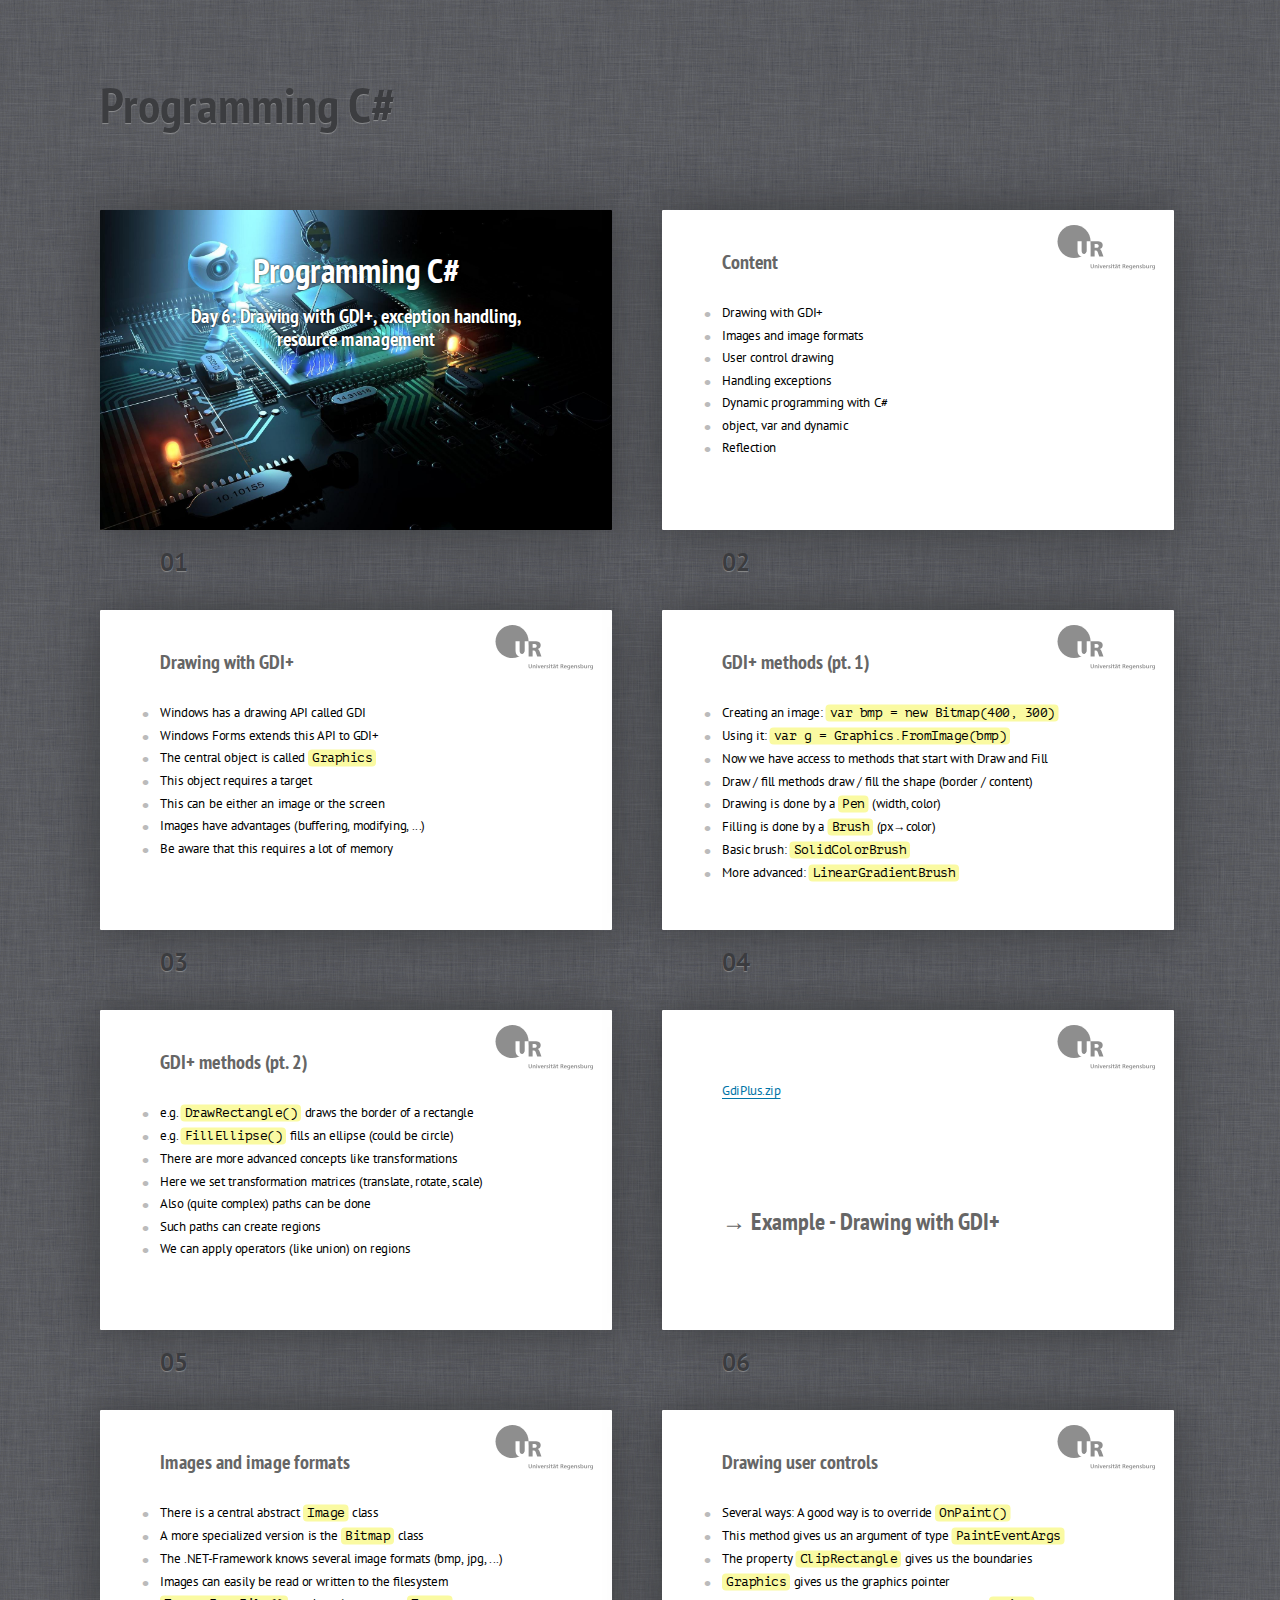
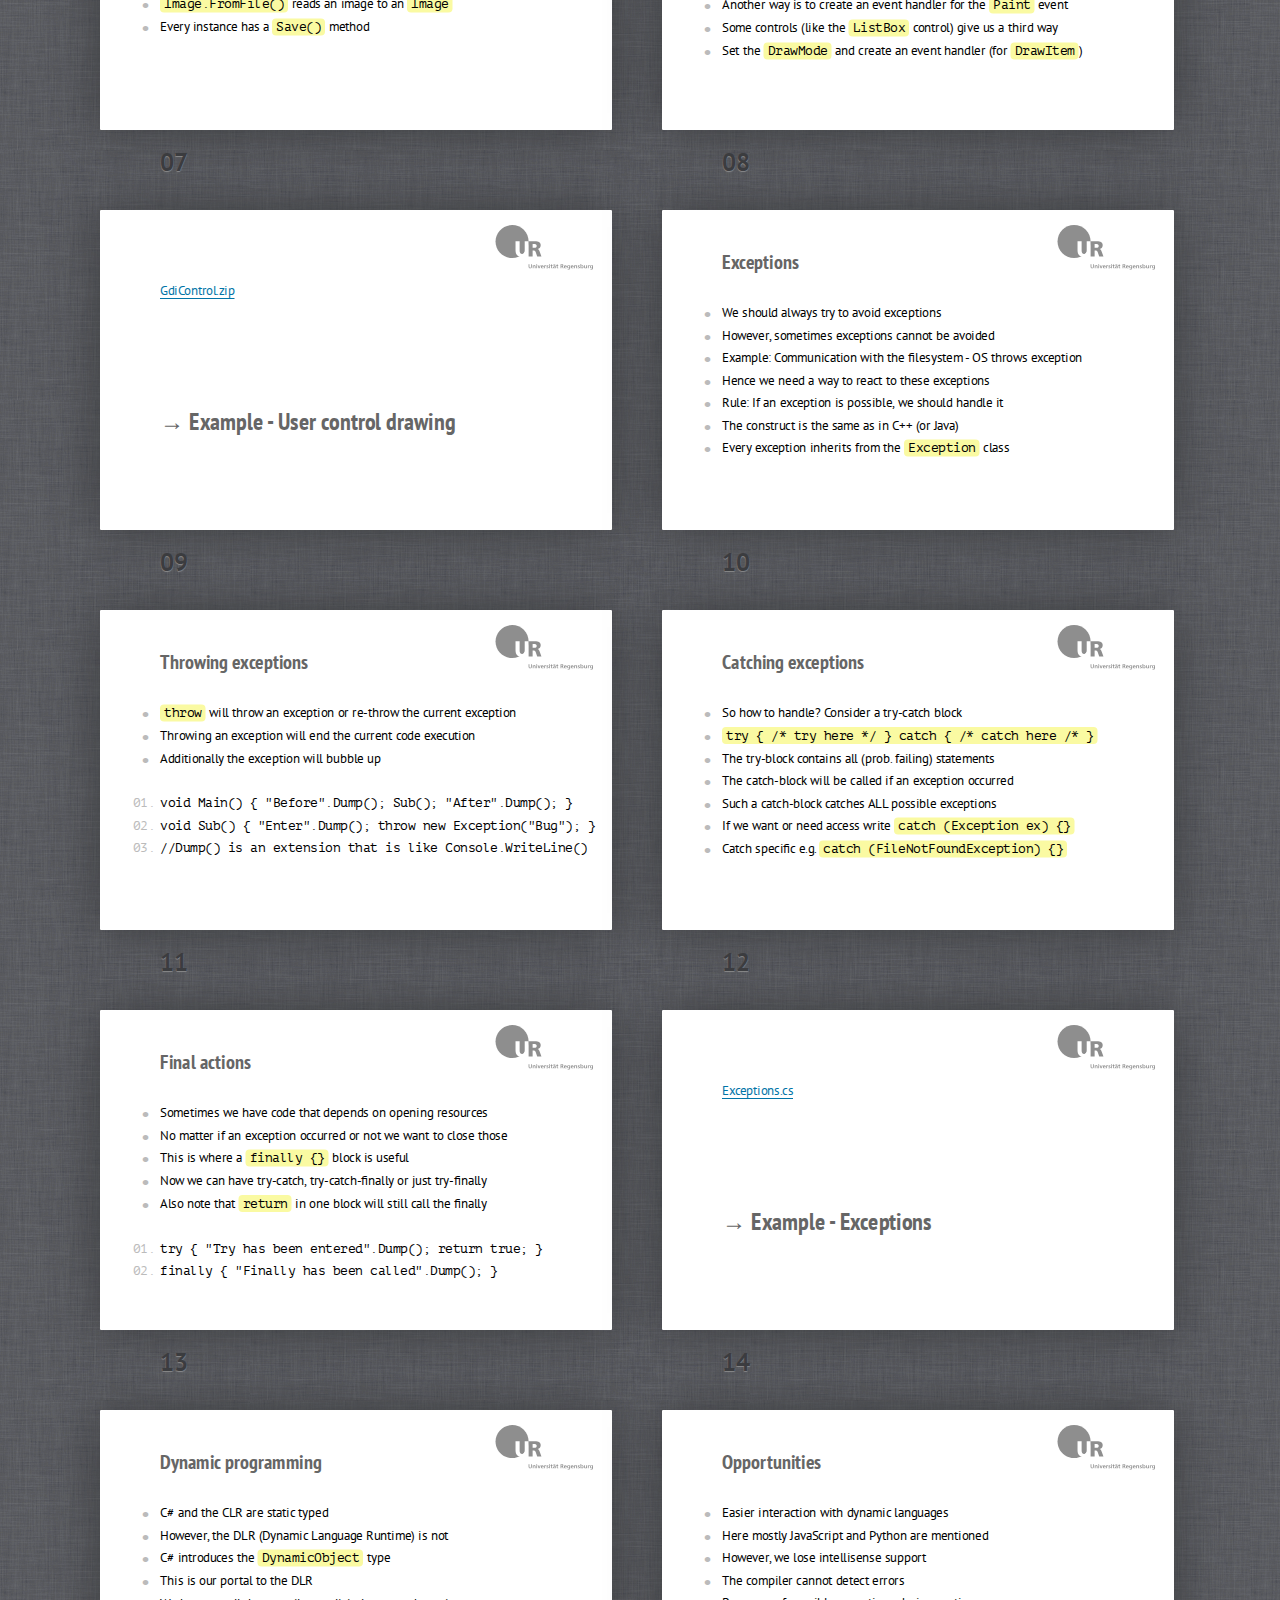
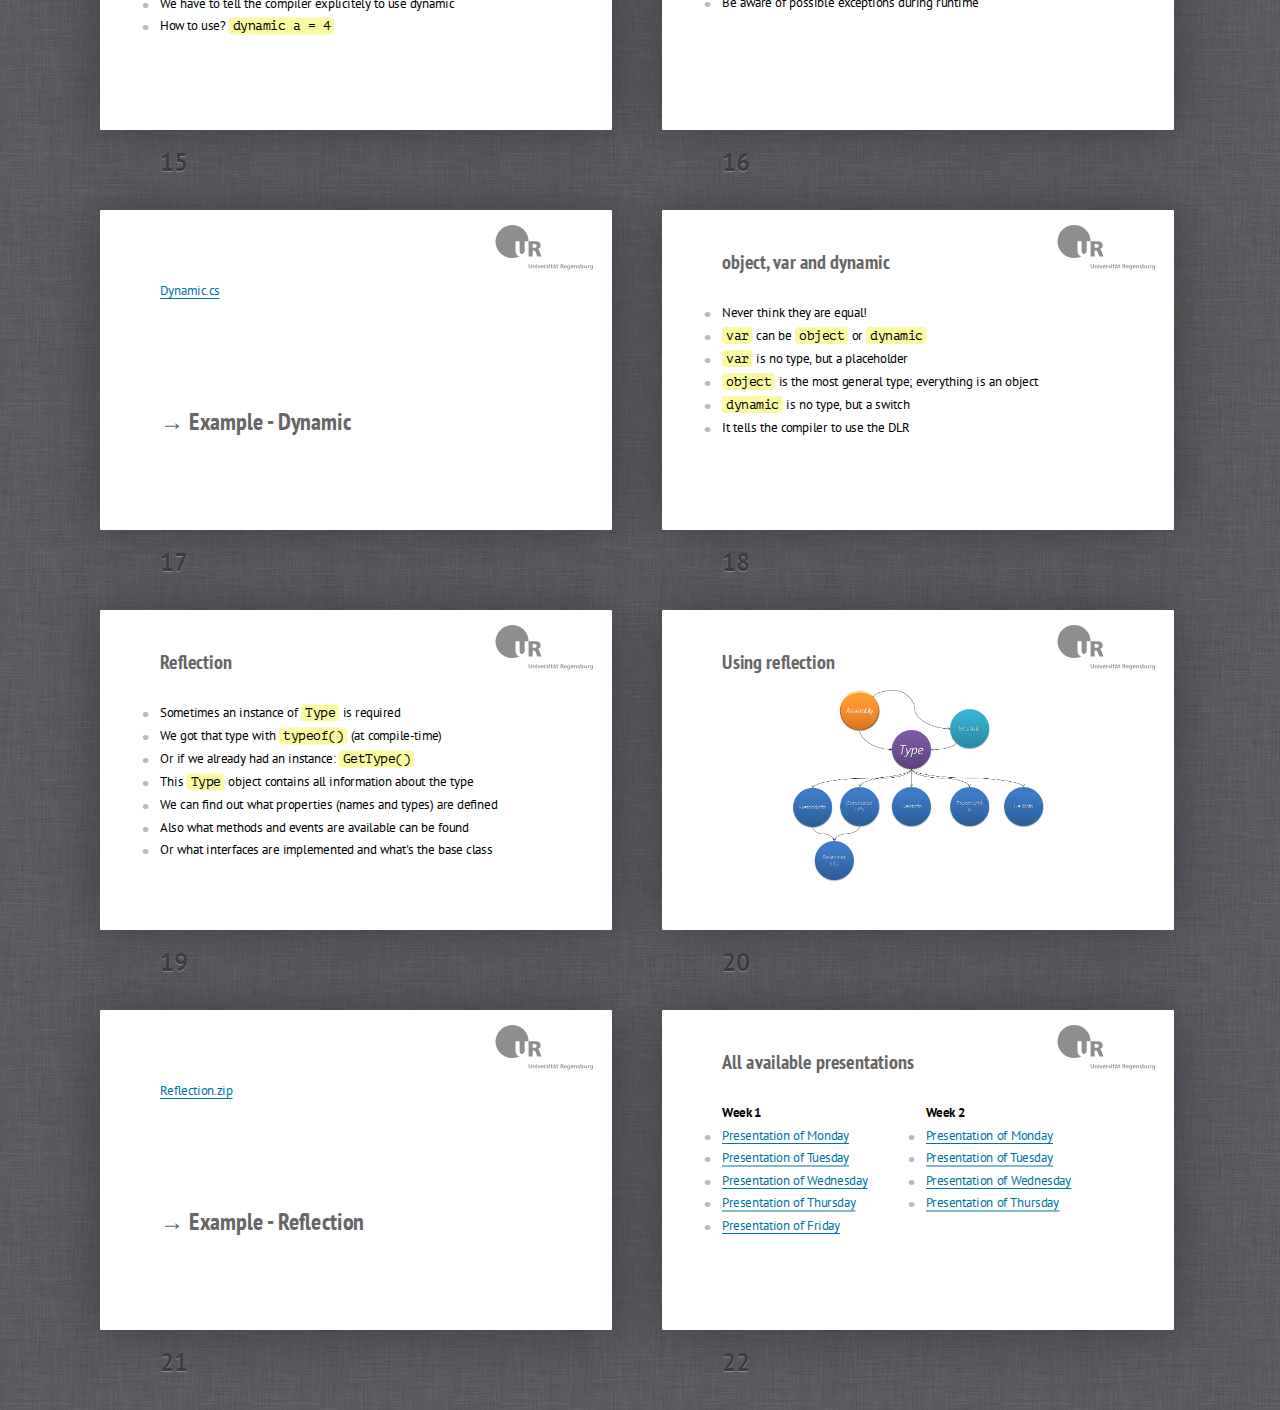
<file: day6.html>
<!DOCTYPE HTML>
<html lang="de">
<head>
	<title>Programming C#</title>
	<meta charset="UTF-8">
	<meta name="viewport" content="width=1274, user-scalable=no">
	<link rel="stylesheet" href="themes/styles/style.css">
</head>
<body class="list">
	<header class="caption">
		<h1>Programming C#</h1>
	</header>
	<div class="slide cover" id="Cover"><div>
		<section>
			<header>
				<h2>Programming C#</h2>
				<h3>Day 6: Drawing with GDI+, exception handling, resource management</h3>
			</header>
			<img src="pictures/cover.jpg" alt="">
		</section>
	</div></div>
	<div class="slide" id="overview"><div>
		<section>
			<header>
				<h2>Content</h2>
			</header>
			<ul>
				<li>Drawing with GDI+</li>
				<li>Images and image formats</li>
				<li>User control drawing</li>
				<li>Handling exceptions</li>
				<li>Dynamic programming with C#</li>
				<li>object, var and dynamic</li>
				<li>Reflection</li>
			</ul>
		</section>
	</div></div>
	<div class="slide" id="drawing-gdi-plus"><div>
		<section>
			<header>
				<h2>Drawing with GDI+</h2>
			</header>
			<ul>
				<li>Windows has a drawing API called GDI</li>
				<li>Windows Forms extends this API to GDI+</li>
				<li>The central object is called <code>Graphics</code></li>
				<li>This object requires a target</li>
				<li>This can be either an image or the screen</li>
				<li>Images have advantages (buffering, modifying, ...)</li>
				<li>Be aware that this requires a lot of memory</li>
			</ul>
		</section>
	</div></div>
	<div class="slide" id="gdi-plus-methods-1"><div>
		<section>
			<header>
				<h2>GDI+ methods (pt. 1)</h2>
			</header>
			<ul>
				<li>Creating an image: <code>var bmp = new Bitmap(400, 300)</code></li>
				<li>Using it: <code>var g = Graphics.FromImage(bmp)</code></li>
				<li>Now we have access to methods that start with Draw and Fill</li>
				<li>Draw / fill methods draw / fill the shape (border / content)</li>
				<li>Drawing is done by a <code>Pen</code> (width, color)</li>
				<li>Filling is done by a <code>Brush</code> (px&rarr;color)</li>
				<li>Basic brush: <code>SolidColorBrush</code></li>
				<li>More advanced: <code>LinearGradientBrush</code></li>
			</ul>
		</section>
	</div></div>
	<div class="slide" id="gdi-plus-methods-2"><div>
		<section>
			<header>
				<h2>GDI+ methods (pt. 2)</h2>
			</header>
			<ul>
				<li>e.g. <code>DrawRectangle()</code> draws the border of a rectangle</li>
				<li>e.g. <code>FillEllipse()</code> fills an ellipse (could be circle)</li>
				<li>There are more advanced concepts like transformations</li>
				<li>Here we set transformation matrices (translate, rotate, scale)</li>
				<li>Also (quite complex) paths can be done</li>
				<li>Such paths can create regions</li>
				<li>We can apply operators (like union) on regions</li>
			</ul>
		</section>
	</div></div>
	<div class="slide" id="example-drawing-gdi-plus"><div>
		<section>
			<header>
				<h2 class="example">&rarr; Example - Drawing with GDI+</h2>
			</header>
			<a href="https://github.com/CSharpLecture/Samples/blob/master/day7/GdiPlus" title="Download source" class="example-download">GdiPlus.zip</a>
		</section>
	</div></div>
	<div class="slide" id="images"><div>
		<section>
			<header>
				<h2>Images and image formats</h2>
			</header>
			<ul>
				<li>There is a central abstract <code>Image</code> class</li>
				<li>A more specialized version is the <code>Bitmap</code> class</li>
				<li>The .NET-Framework knows several image formats (bmp, jpg, ...)</li>
				<li>Images can easily be read or written to the filesystem</li>
				<li><code>Image.FromFile()</code> reads an image to an <code>Image</code></li>
				<li>Every instance has a <code>Save()</code> method</li>
			</ul>
		</section>
	</div></div>
	<div class="slide" id="user-control-drawing"><div>
		<section>
			<header>
				<h2>Drawing user controls</h2>
			</header>
			<ul>
				<li>Several ways: A good way is to override <code>OnPaint()</code></li>
				<li>This method gives us an argument of type <code>PaintEventArgs</code></li>
				<li>The property <code>ClipRectangle</code> gives us the boundaries</li>
				<li><code>Graphics</code> gives us the graphics pointer</li>
				<li>Another way is to create an event handler for the <code>Paint</code> event</li>
				<li>Some controls (like the <code>ListBox</code> control) give us a third way</li>
				<li>Set the <code>DrawMode</code> and create an event handler (for <code>DrawItem</code>)</li>
			</ul>
		</section>
	</div></div>
	<div class="slide" id="example-user-control-drawing"><div>
		<section>
			<header>
				<h2 class="example">&rarr; Example - User control drawing</h2>
			</header>
			<a href="https://github.com/CSharpLecture/Samples/blob/master/day7/GdiControl" title="Download source" class="example-download">GdiControl.zip</a>
		</section>
	</div></div>
	<div class="slide" id="exceptions"><div>
		<section>
			<header>
				<h2>Exceptions</h2>
			</header>
			<ul>
				<li>We should always try to avoid exceptions</li>
				<li>However, sometimes exceptions cannot be avoided</li>
				<li>Example: Communication with the filesystem - OS throws exception</li>
				<li>Hence we need a way to react to these exceptions</li>
				<li>Rule: If an exception is possible, we should handle it</li>
				<li>The construct is the same as in C++ (or Java)</li>
				<li>Every exception inherits from the <code>Exception</code> class</li>
			</ul>
		</section>
	</div></div>
	<div class="slide" id="throw-exceptions"><div>
		<section>
			<header>
				<h2>Throwing exceptions</h2>
			</header>
			<ul>
				<li><code>throw</code> will throw an exception or re-throw the current exception</li>
				<li>Throwing an exception will end the current code execution</li>
				<li>Additionally the exception will bubble up</li>
			</ul>
<pre>
<code>void Main() { "Before".Dump(); Sub(); "After".Dump(); }</code>
<code>void Sub() { "Enter".Dump(); throw new Exception("Bug"); }</code>
<code>//Dump() is an extension that is like Console.WriteLine()</code>
</pre>
		</section>
	</div></div>
	<div class="slide" id="catch-exceptions"><div>
		<section>
			<header>
				<h2>Catching exceptions</h2>
			</header>
			<ul>
				<li>So how to handle? Consider a try-catch block</li>
				<li><code>try { /* try here */ } catch { /* catch here /* }</code></li>
				<li>The try-block contains all (prob. failing) statements</li>
				<li>The catch-block will be called if an exception occurred</li>
				<li>Such a catch-block catches ALL possible exceptions</li>
				<li>If we want or need access write <code>catch (Exception ex) {}</code></li>
				<li>Catch specific e.g. <code>catch (FileNotFoundException) {}</code></li>
			</ul>
		</section>
	</div></div>
	<div class="slide" id="finally"><div>
		<section>
			<header>
				<h2>Final actions</h2>
			</header>
			<ul>
				<li>Sometimes we have code that depends on opening resources</li>
				<li>No matter if an exception occurred or not we want to close those</li>
				<li>This is where a <code>finally {}</code> block is useful</li>
				<li>Now we can have try-catch, try-catch-finally or just try-finally</li>
				<li>Also note that <code>return</code> in one block will still call the finally</li>
			</ul>
<pre>
<code>try { "Try has been entered".Dump(); return true; }</code>
<code>finally { "Finally has been called".Dump(); }</code>
</pre>
		</section>
	</div></div>
	<div class="slide" id="example-exceptions"><div>
		<section>
			<header>
				<h2 class="example">&rarr; Example - Exceptions</h2>
			</header>
			<a href="https://github.com/CSharpLecture/Samples/blob/master/day7/Exceptions.cs" title="Download source" class="example-download">Exceptions.cs</a>
		</section>
	</div></div>
	<div class="slide" id="dynamic"><div>
		<section>
			<header>
				<h2>Dynamic programming</h2>
			</header>
			<ul>
				<li>C# and the CLR are static typed</li>
				<li>However, the DLR (Dynamic Language Runtime) is not</li>
				<li>C# introduces the <code>DynamicObject</code> type</li>
				<li>This is our portal to the DLR</li>
				<li>We have to tell the compiler explicitely to use dynamic</li>
				<li>How to use? <code>dynamic a = 4</code></li>
			</ul>
		</section>
	</div></div>
	<div class="slide" id="dynamic-opportunities"><div>
		<section>
			<header>
				<h2>Opportunities</h2>
			</header>
			<ul>
				<li>Easier interaction with dynamic languages</li>
				<li>Here mostly JavaScript and Python are mentioned</li>
				<li>However, we lose intellisense support</li>
				<li>The compiler cannot detect errors</li>
				<li>Be aware of possible exceptions during runtime</li>
			</ul>
		</section>
	</div></div>
	<div class="slide" id="example-dynamic"><div>
		<section>
			<header>
				<h2 class="example">&rarr; Example - Dynamic</h2>
			</header>
			<a href="https://github.com/CSharpLecture/Samples/blob/master/day5/Dynamic.cs" title="Download source" class="example-download">Dynamic.cs</a>
		</section>
	</div></div>
	<div class="slide" id="object-var-dynamic"><div>
		<section>
			<header>
				<h2>object, var and dynamic</h2>
			</header>
			<ul>
				<li>Never think they are equal!</li>
				<li><code>var</code> can be <code>object</code> or <code>dynamic</code></li>
				<li><code>var</code> is no type, but a placeholder</li>
				<li><code>object</code> is the most general type; everything is an object</li>
				<li><code>dynamic</code> is no type, but a switch</li>
				<li>It tells the compiler to use the DLR</li>
			</ul>
		</section>
	</div></div>
	<div class="slide" id="reflection"><div>
		<section>
			<header>
				<h2>Reflection</h2>
			</header>
			<ul>
				<li>Sometimes an instance of <code>Type</code> is required</li>
				<li>We got that type with <code>typeof()</code> (at compile-time)</li>
				<li>Or if we already had an instance: <code>GetType()</code></li>
				<li>This <code>Type</code> object contains all information about the type</li>
				<li>We can find out what properties (names and types) are defined</li>
				<li>Also what methods and events are available can be found</li>
				<li>Or what interfaces are implemented and what's the base class</li>
			</ul>
		</section>
	</div></div>
	<div class="slide" id="using-reflection"><div>
		<section>
			<header>
				<h2>Using reflection</h2>
			</header>
			<img src="pictures/reflection.png" class="middle r" />
		</section>
	</div></div>
	<div class="slide" id="example-reflection"><div>
		<section>
			<header>
				<h2 class="example">&rarr; Example - Reflection</h2>
			</header>
			<a href="https://github.com/CSharpLecture/Samples/blob/master/day7/Reflection" title="Download source" class="example-download">Reflection.zip</a>
		</section>
	</div></div>
	<div class="slide" id="presentations"><div>
		<section>
			<header>
				<h2>All available presentations</h2>
			</header>
			<div class="left">
				<b>Week 1</b>
				<ul>
					<li><a href="day1.html">Presentation of Monday</a></li>
					<li><a href="day2.html">Presentation of Tuesday</a></li>
					<li><a href="day3.html">Presentation of Wednesday</a></li>
					<li><a href="day4.html">Presentation of Thursday</a></li>
					<li><a href="day5.html">Presentation of Friday</a></li>
				</ul>
			</div>
			<div class="right">
				<b>Week 2</b>
				<ul>
					<li><a href="day6.html">Presentation of Monday</a></li>
					<li><a href="day7.html">Presentation of Tuesday</a></li>
					<li><a href="day8.html">Presentation of Wednesday</a></li>
					<li><a href="day9.html">Presentation of Thursday</a></li>
				</ul>
			</div>
		</section>
	</div></div>
	<div class="progress"><div></div></div>
	<script src="scripts/script.js"></script>
	<!-- Copyright © 2013 Florian Rappl, www.florian-rappl.de -->
</body>
</html>
</file>
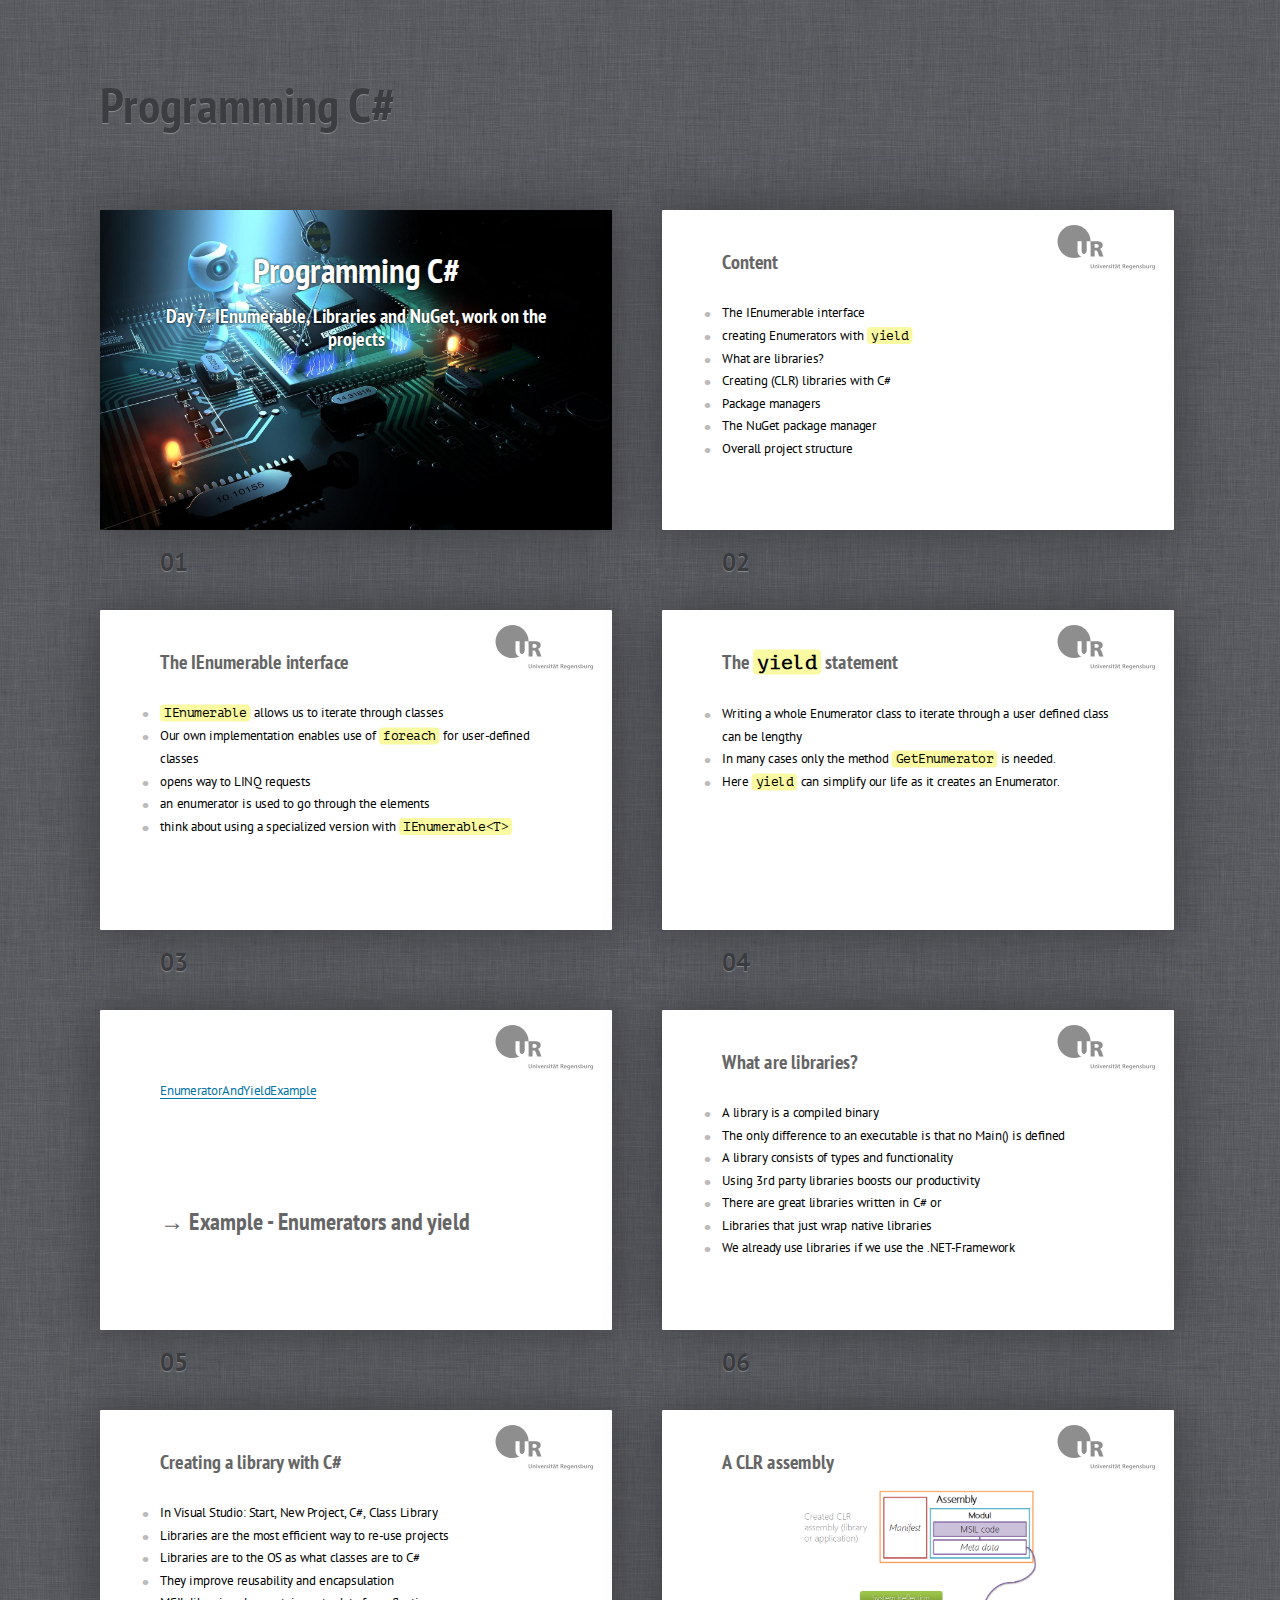
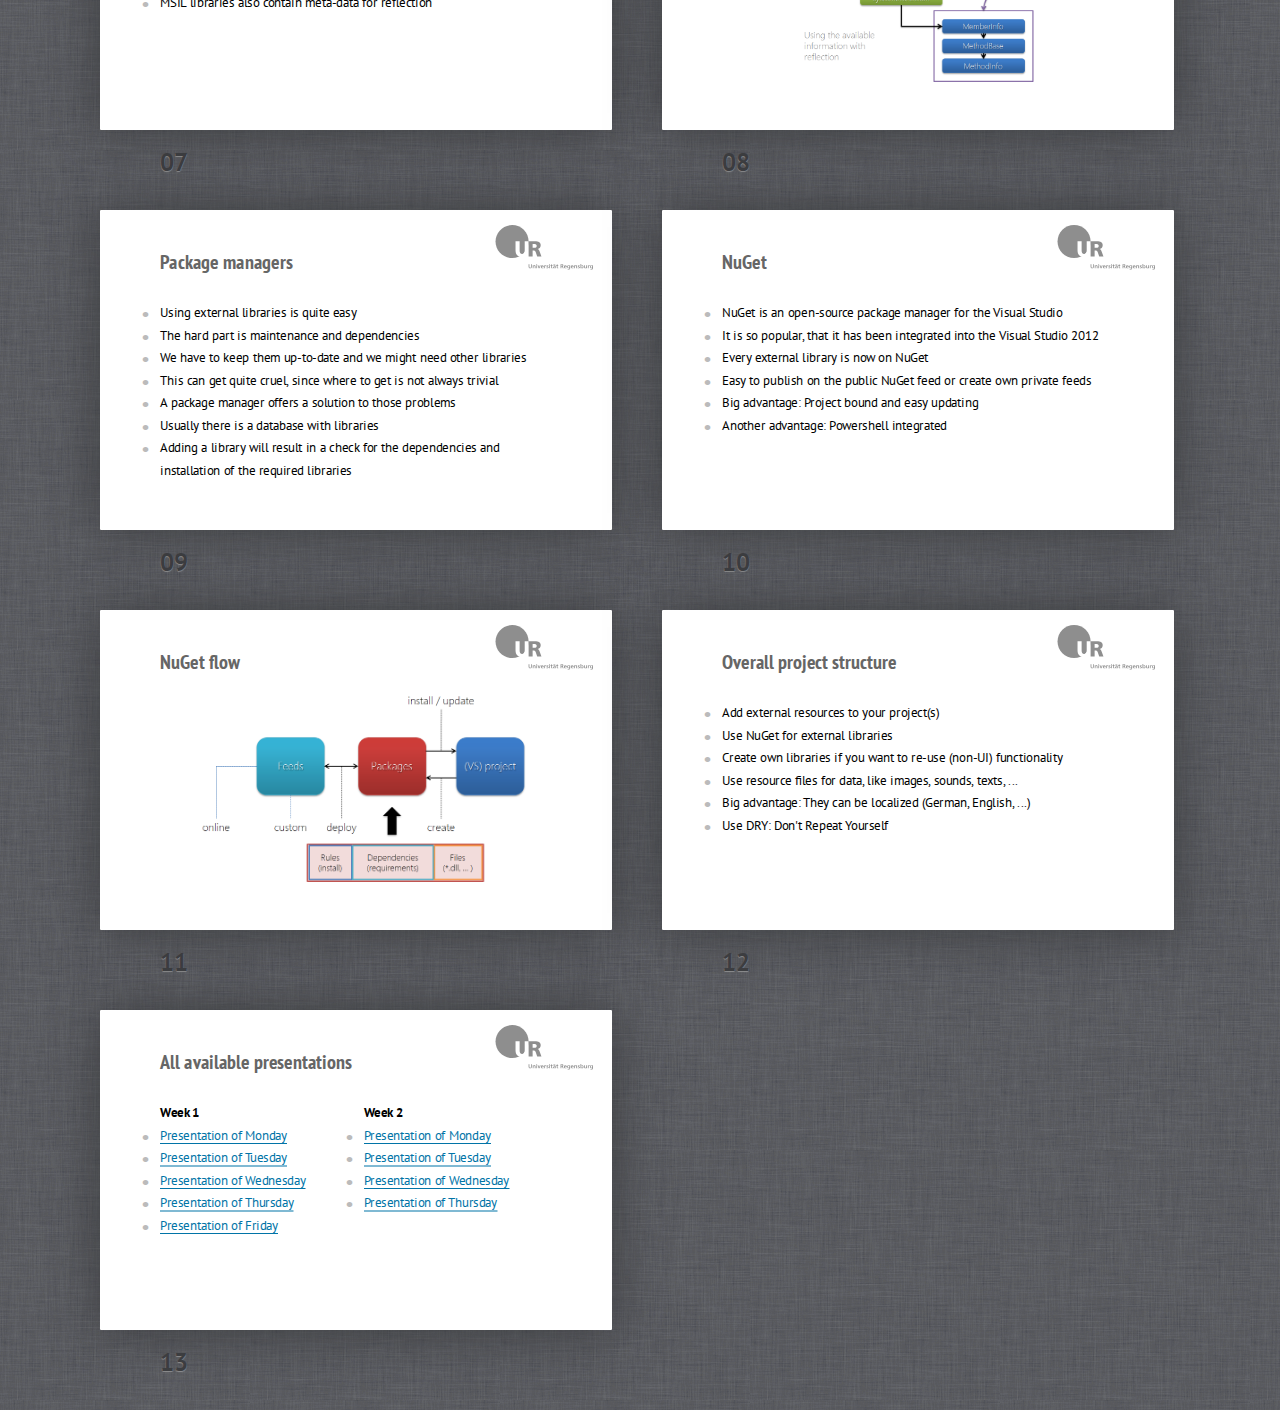
<file: day7.html>
<!DOCTYPE HTML>
<html lang="de">
<head>
	<title>Programming C#</title>
	<meta charset="UTF-8">
	<meta name="viewport" content="width=1274, user-scalable=no">
	<link rel="stylesheet" href="themes/styles/style.css">
</head>
<body class="list">
	<header class="caption">
		<h1>Programming C#</h1>
	</header>
	<div class="slide cover" id="Cover"><div>
		<section>
			<header>
				<h2>Programming C#</h2>
				<h3>Day 7: IEnumerable, Libraries and NuGet, work on the projects</h3>
			</header>
			<img src="pictures/cover.jpg" alt="">
		</section>
	</div></div>
	<div class="slide" id="overview"><div>
		<section>
			<header>
				<h2>Content</h2>
			</header>
			<ul>
				<li>The IEnumerable interface</li>
				<li>creating Enumerators with <code>yield</code></li>
				<li>What are libraries?</li>
				<li>Creating (CLR) libraries with C#</li>
				<li>Package managers</li>
				<li>The NuGet package manager</li>
				<li>Overall project structure</li>
				<!--<li>Using Git or TFS for source control</li>-->
			</ul>
		</section>
	</div></div>
	<div class="slide" id="IEnumerable"><div>
		<section>
			<header>
				<h2>The IEnumerable interface</h2>
			</header>
			<ul>
				<li><code>IEnumerable</code> allows us to iterate through classes</li>
				<li>Our own implementation enables use of <code>foreach</code> for user-defined classes</li>
				<li>opens way to LINQ requests</li>
				<li>an enumerator is used to go through the elements<li>
				<li>think about using a specialized version with <code>IEnumerable&lt;T&gt;</code></li>
			</ul>
		</section>
	</div></div>
	<div class="slide" id="yield"><div>
		<section>
			<header>
				<h2>The <code>yield</code> statement</h2>
			</header>
			<ul>
				<li>Writing a whole Enumerator class to iterate through a user defined class can be lengthy</li>
				<li>In many cases only the method <code>GetEnumerator</code> is needed.</li>
				<li>Here <code>yield</code> can simplify our life as it creates an Enumerator.
			</ul>
		</section>
	</div></div>
	<div class="slide" id="example-yield"><div>
		<section>
			<header>
				<h2 class="example">&rarr; Example - Enumerators and yield</h2>
			</header>
				<a href="https://github.com/CSharpLecture/Samples/blob/master/day7/EnumeratorAndYieldExample.cs" title="Download source" class="example-download">EnumeratorAndYieldExample</a>
		</section>
	</div></div>
	<div class="slide" id="libraries"><div>
		<section>
			<header>
				<h2>What are libraries?</h2>
			</header>
			<ul>
				<li>A library is a compiled binary</li>
				<li>The only difference to an executable is that no Main() is defined</li>
				<li>A library consists of types and functionality</li>
				<li>Using 3rd party libraries boosts our productivity</li>
				<li>There are great libraries written in C# or</li>
				<li>Libraries that just wrap native libraries</li>
				<li>We already use libraries if we use the .NET-Framework</li>
			</ul>
		</section>
	</div></div>
	<div class="slide" id="csharp-library"><div>
		<section>
			<header>
				<h2>Creating a library with C#</h2>
			</header>
			<ul>
				<li>In Visual Studio: Start, New Project, C#, Class Library</li>
				<li>Libraries are the most efficient way to re-use projects</li>
				<li>Libraries are to the OS as what classes are to C#</li>
				<li>They improve reusability and encapsulation</li>
				<li>MSIL libraries also contain meta-data for reflection</li>
			</ul>
		</section>
	</div></div>
	<div class="slide" id="clr-assembly"><div>
		<section>
			<header>
				<h2>A CLR assembly</h2>
			</header>
			<img src="pictures/assembly.png" class="middle r" />
		</section>
	</div></div>
	<div class="slide" id="package-managers"><div>
		<section>
			<header>
				<h2>Package managers</h2>
			</header>
			<ul>
				<li>Using external libraries is quite easy</li>
				<li>The hard part is maintenance and dependencies</li>
				<li>We have to keep them up-to-date and we might need other libraries</li>
				<li>This can get quite cruel, since where to get is not always trivial</li>
				<li>A package manager offers a solution to those problems</li>
				<li>Usually there is a database with libraries</li>
				<li>Adding a library will result in a check for the dependencies and installation of the required libraries</li>
			</ul>
		</section>
	</div></div>
	<div class="slide" id="nuget"><div>
		<section>
			<header>
				<h2>NuGet</h2>
			</header>
			<ul>
				<li>NuGet is an open-source package manager for the Visual Studio</li>
				<li>It is so popular, that it has been integrated into the Visual Studio 2012</li>
				<li>Every external library is now on NuGet</li>
				<li>Easy to publish on the public NuGet feed or create own private feeds</li>
				<li>Big advantage: Project bound and easy updating</li>
				<li>Another advantage: Powershell integrated</li>
			</ul>
		</section>
	</div></div>
	<div class="slide" id="nuget-flow"><div>
		<section>
			<header>
				<h2>NuGet flow</h2>
			</header>
			<img src="pictures/nuget.png" class="middle r" />
		</section>
	</div></div>
	<div class="slide" id="project-structure"><div>
		<section>
			<header>
				<h2>Overall project structure</h2>
			</header>
			<ul>
				<li>Add external resources to your project(s)</li>
				<li>Use NuGet for external libraries</li>
				<li>Create own libraries if you want to re-use (non-UI) functionality</li>
				<li>Use resource files for data, like images, sounds, texts, ...</li>
				<li>Big advantage: They can be localized (German, English, ...)</li>
				<li>Use DRY: Don't Repeat Yourself</li>
			</ul>
		</section>
	</div></div>
	<div class="slide" id="presentations"><div>
		<section>
			<header>
				<h2>All available presentations</h2>
			</header>
			<div class="left">
				<b>Week 1</b>
				<ul>
					<li><a href="day1.html">Presentation of Monday</a></li>
					<li><a href="day2.html">Presentation of Tuesday</a></li>
					<li><a href="day3.html">Presentation of Wednesday</a></li>
					<li><a href="day4.html">Presentation of Thursday</a></li>
					<li><a href="day5.html">Presentation of Friday</a></li>
				</ul>
			</div>
			<div class="right">
				<b>Week 2</b>
				<ul>
					<li><a href="day6.html">Presentation of Monday</a></li>
					<li><a href="day7.html">Presentation of Tuesday</a></li>
					<li><a href="day8.html">Presentation of Wednesday</a></li>
					<li><a href="day9.html">Presentation of Thursday</a></li>
				</ul>
			</div>
		</section>
	</div></div>
	<div class="progress"><div></div></div>
	<script src="scripts/script.js"></script>
	<!-- Copyright © 2013 Florian Rappl, www.florian-rappl.de -->
</body>
</html>
</file>
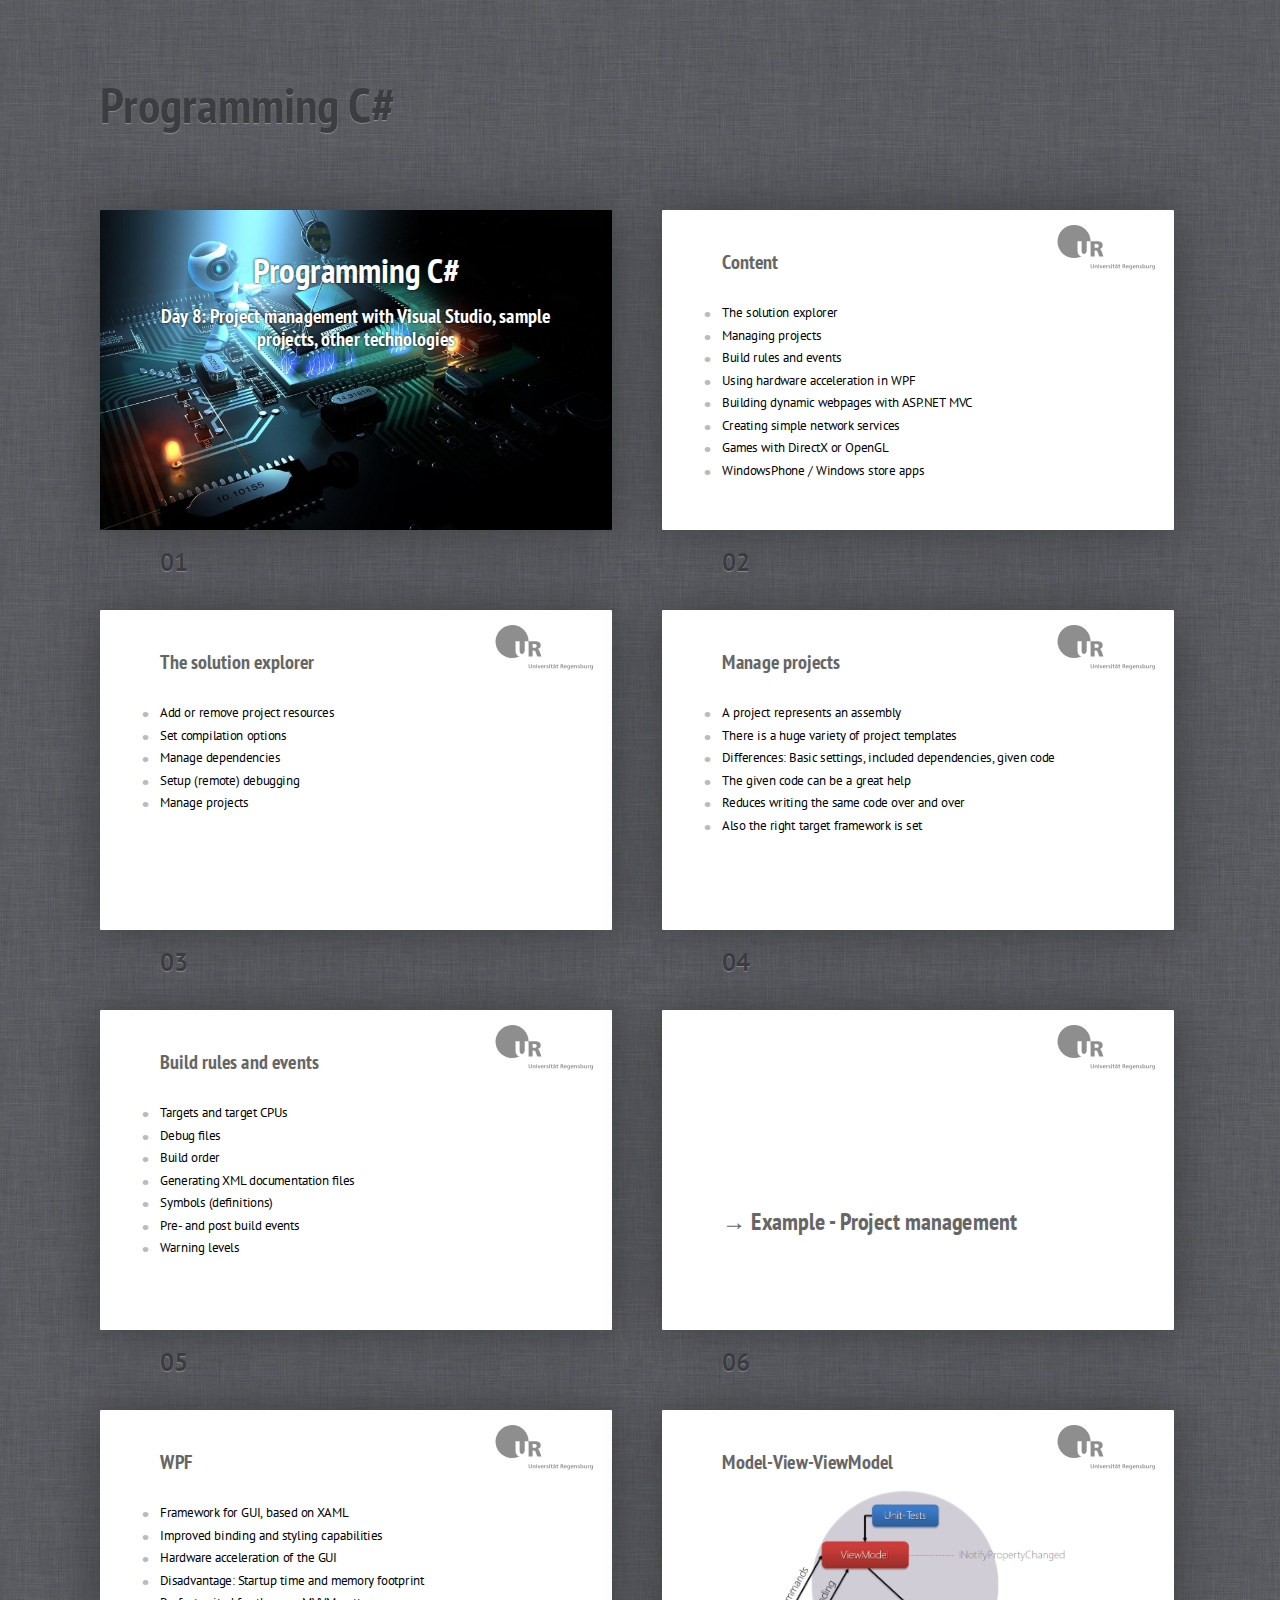
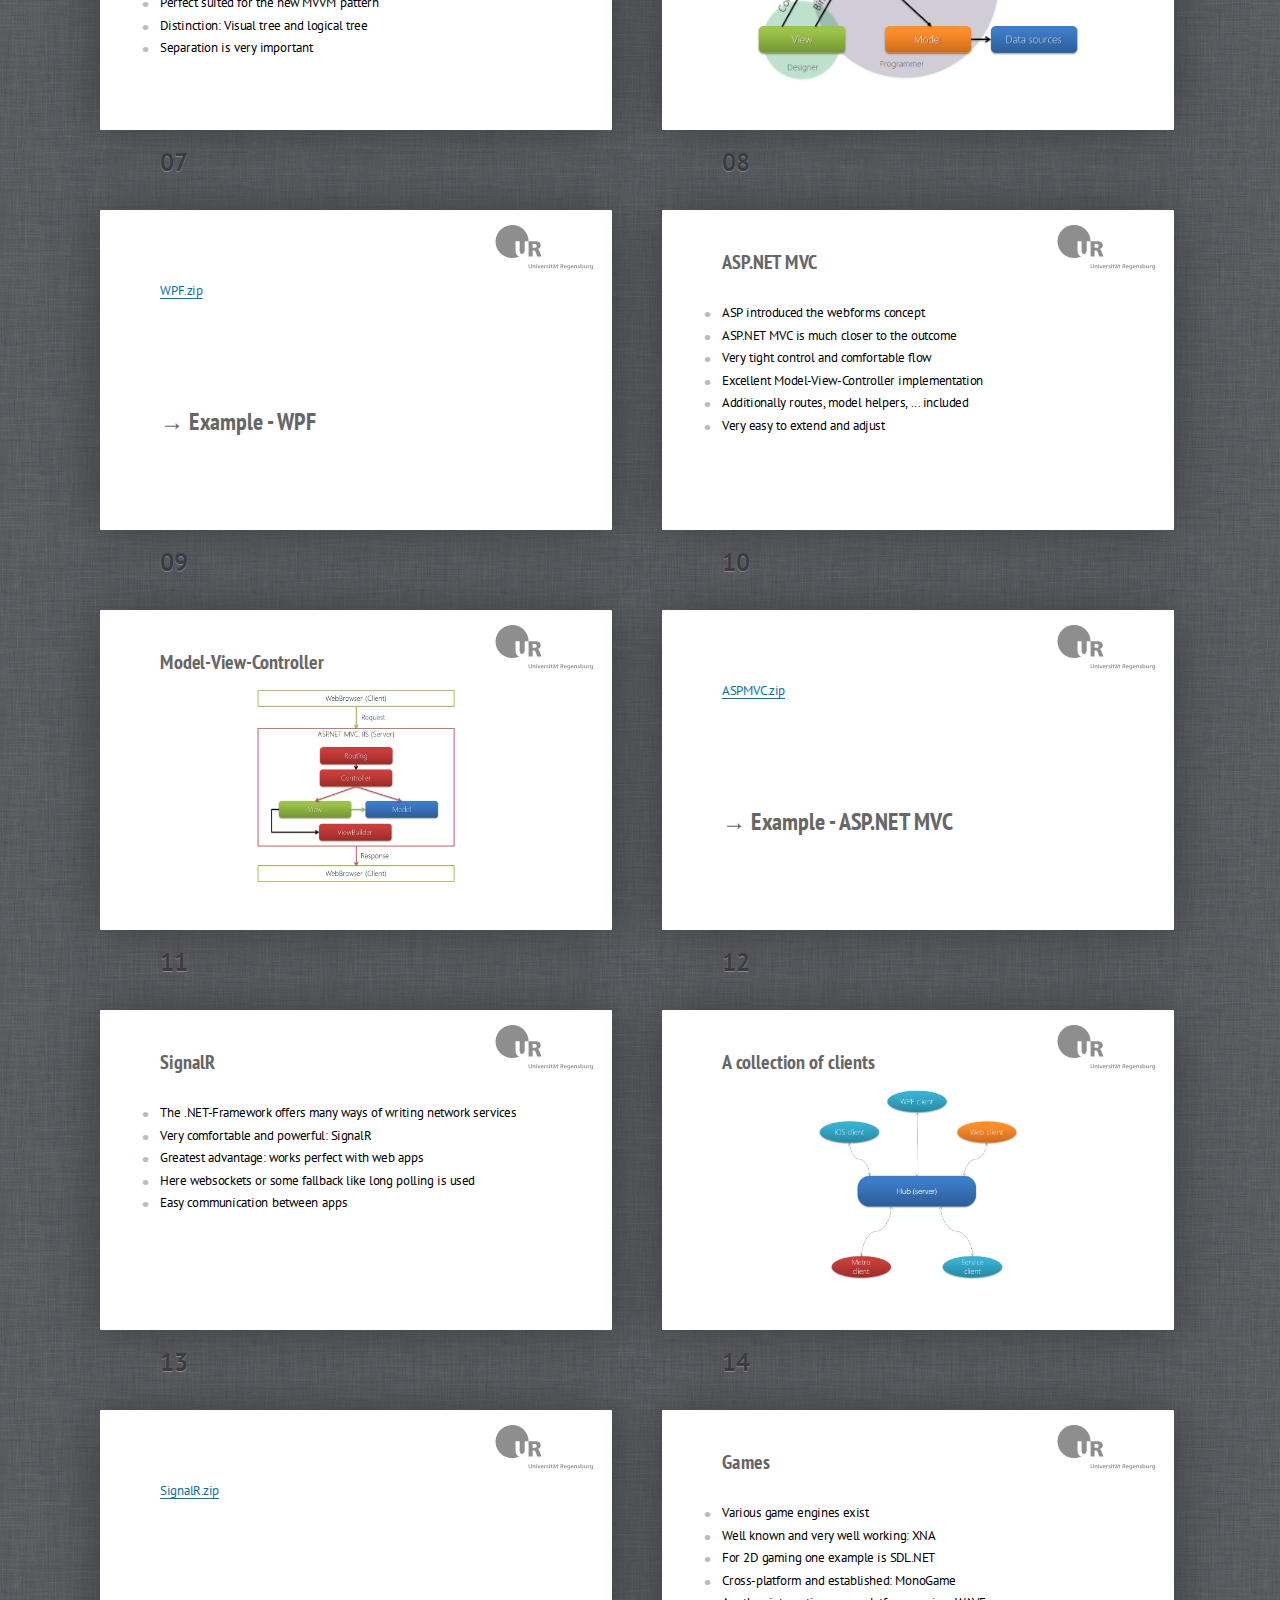
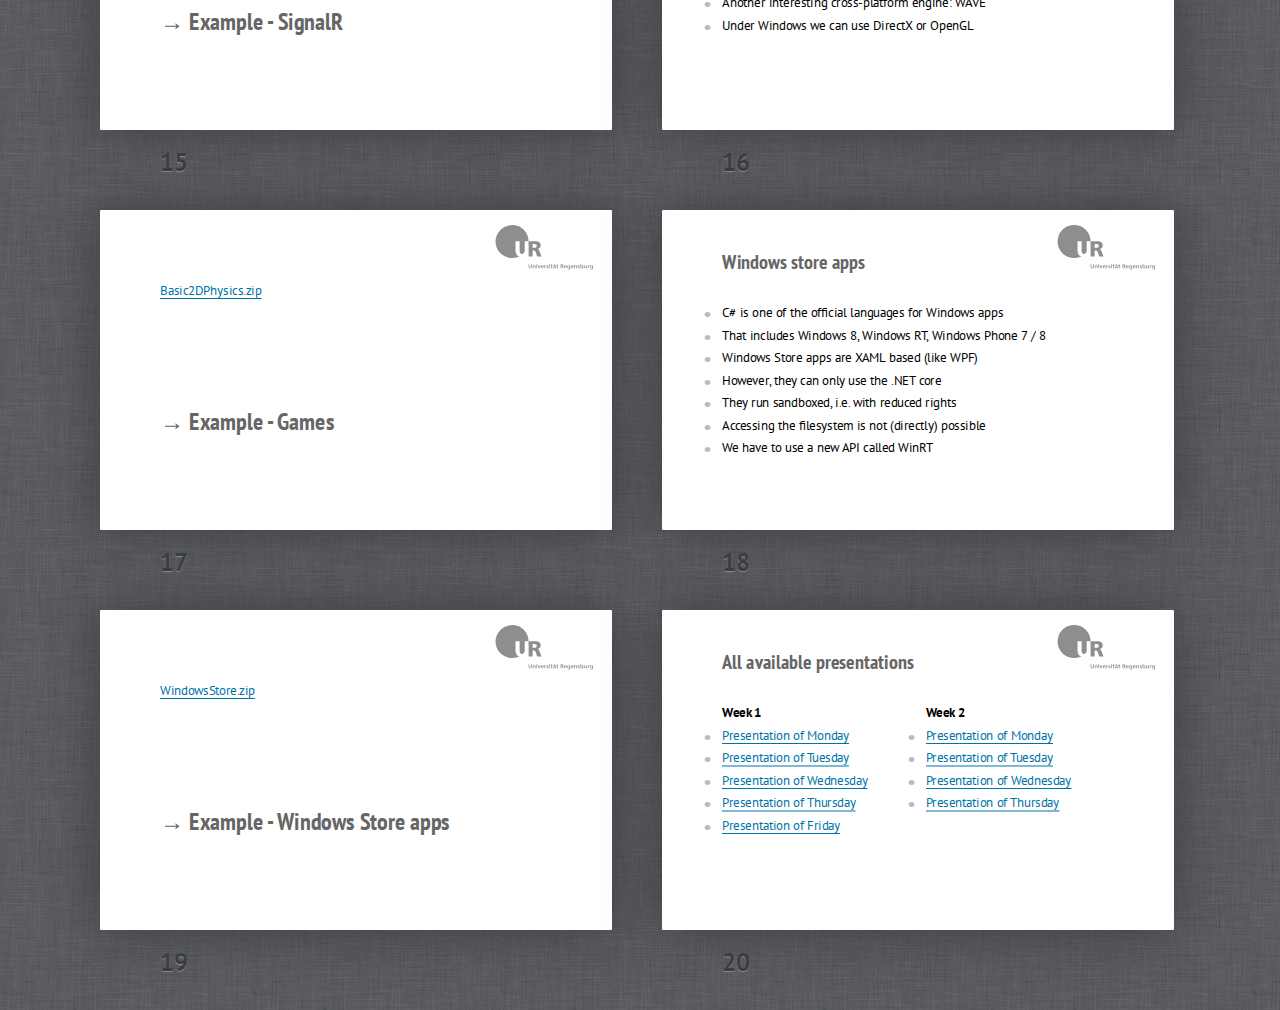
<file: day8.html>
<!DOCTYPE HTML>
<html lang="de">
<head>
	<title>Programming C#</title>
	<meta charset="UTF-8">
	<meta name="viewport" content="width=1274, user-scalable=no">
	<link rel="stylesheet" href="themes/styles/style.css">
</head>
<body class="list">
	<header class="caption">
		<h1>Programming C#</h1>
	</header>
	<div class="slide cover" id="Cover"><div>
		<section>
			<header>
				<h2>Programming C#</h2>
				<h3>Day 8: Project management with Visual Studio, sample projects, other technologies</h3>
			</header>
			<img src="pictures/cover.jpg" alt="">
		</section>
	</div></div>
	<div class="slide" id="overview"><div>
		<section>
			<header>
				<h2>Content</h2>
			</header>
			<ul>
				<li>The solution explorer</li>
				<li>Managing projects</li>
				<li>Build rules and events</li>
				<li>Using hardware acceleration in WPF</li>
				<li>Building dynamic webpages with ASP.NET MVC</li>
				<li>Creating simple network services</li>
				<li>Games with DirectX or OpenGL</li>
				<li>WindowsPhone / Windows store apps</li>
			</ul>
		</section>
	</div></div>
	<div class="slide" id="solution-explorer"><div>
		<section>
			<header>
				<h2>The solution explorer</h2>
			</header>
			<ul>
				<li>Add or remove project resources</li>
				<li>Set compilation options</li>
				<li>Manage dependencies</li>
				<li>Setup (remote) debugging</li>
				<li>Manage projects</li>
			</ul>
		</section>
	</div></div>
	<div class="slide" id="manage-projects"><div>
		<section>
			<header>
				<h2>Manage projects</h2>
			</header>
			<ul>
				<li>A project represents an assembly</li>
				<li>There is a huge variety of project templates</li>
				<li>Differences: Basic settings, included dependencies, given code</li>
				<li>The given code can be a great help</li>
				<li>Reduces writing the same code over and over</li>
				<li>Also the right target framework is set</li>
			</ul>
		</section>
	</div></div>
	<div class="slide" id="build-rules-events"><div>
		<section>
			<header>
				<h2>Build rules and events</h2>
			</header>
			<ul>
				<li>Targets and target CPUs</li>
				<li>Debug files</li>
				<li>Build order</li>
				<li>Generating XML documentation files</li>
				<li>Symbols (definitions)</li>
				<li>Pre- and post build events</li>
				<li>Warning levels</li>
			</ul>
		</section>
	</div></div>
	<div class="slide" id="example-project-management"><div>
		<section>
			<header>
				<h2 class="example">&rarr; Example - Project management</h2>
			</header>
		</section>
	</div></div>
	<div class="slide" id="wpf"><div>
		<section>
			<header>
				<h2>WPF</h2>
			</header>
			<ul>
				<li>Framework for GUI, based on XAML</li>
				<li>Improved binding and styling capabilities</li>
				<li>Hardware acceleration of the GUI</li>
				<li>Disadvantage: Startup time and memory footprint</li>
				<li>Perfect suited for the new MVVM pattern</li>
				<li>Distinction: Visual tree and logical tree</li>
				<li>Separation is very important</li>
			</ul>
		</section>
	</div></div>
	<div class="slide" id="mvvm"><div>
		<section>
			<header>
				<h2>Model-View-ViewModel</h2>
			</header>
			<img src="pictures/mvvm.png" class="middle r" />
		</section>
	</div></div>
	<div class="slide" id="example-wpf"><div>
		<section>
			<header>
				<h2 class="example">&rarr; Example - WPF</h2>
			</header>
			<a href="https://github.com/CSharpLecture/Samples/blob/master/day6/WPF" title="Download source" class="example-download">WPF.zip</a>
		</section>
	</div></div>
	<div class="slide" id="asp-net-mvc"><div>
		<section>
			<header>
				<h2>ASP.NET MVC</h2>
			</header>
			<ul>
				<li>ASP introduced the webforms concept</li>
				<li>ASP.NET MVC is much closer to the outcome</li>
				<li>Very tight control and comfortable flow</li>
				<li>Excellent Model-View-Controller implementation</li>
				<li>Additionally routes, model helpers, ... included</li>
				<li>Very easy to extend and adjust</li>
			</ul>
		</section>
	</div></div>
	<div class="slide" id="mvc"><div>
		<section>
			<header>
				<h2>Model-View-Controller</h2>
			</header>
			<img src="pictures/mvc.png" class="middle r" />
		</section>
	</div></div>
	<div class="slide" id="example-asp-net-mvc"><div>
		<section>
			<header>
				<h2 class="example">&rarr; Example - ASP.NET MVC</h2>
			</header>
			<a href="https://github.com/CSharpLecture/Samples/blob/master/day6/ASPMVC" title="Download source" class="example-download">ASPMVC.zip</a>
		</section>
	</div></div>
	<div class="slide" id="signalr"><div>
		<section>
			<header>
				<h2>SignalR</h2>
			</header>
			<ul>
				<li>The .NET-Framework offers many ways of writing network services</li>
				<li>Very comfortable and powerful: SignalR</li>
				<li>Greatest advantage: works perfect with web apps</li>
				<li>Here websockets or some fallback like long polling is used</li>
				<li>Easy communication between apps</li>
			</ul>
		</section>
	</div></div>
	<div class="slide" id="signalr-clients"><div>
		<section>
			<header>
				<h2>A collection of clients</h2>
			</header>
			<img src="pictures/signalr.png" class="middle r" />
		</section>
	</div></div>
	<div class="slide" id="example-signalr"><div>
		<section>
			<header>
				<h2 class="example">&rarr; Example - SignalR</h2>
			</header>
			<a href="https://github.com/CSharpLecture/Samples/blob/master/day6/SignalR" title="Download source" class="example-download">SignalR.zip</a>
		</section>
	</div></div>
	<div class="slide" id="games"><div>
		<section>
			<header>
				<h2>Games</h2>
			</header>
			<ul>
				<li>Various game engines exist</li>
				<li>Well known and very well working: XNA</li>
				<li>For 2D gaming one example is SDL.NET</li>
				<li>Cross-platform and established: MonoGame</li>
				<li>Another interesting cross-platform engine: WAVE</li>
				<li>Under Windows we can use DirectX or OpenGL</li>
			</ul>
		</section>
	</div></div>
	<div class="slide" id="example-games"><div>
		<section>
			<header>
				<h2 class="example">&rarr; Example - Games</h2>
			</header>
			<a href="http://wave.blob.core.windows.net/code/Basic2DPhysics.zip" title="Download source" class="example-download">Basic2DPhysics.zip</a>
		</section>
	</div></div>
	<div class="slide" id="windows-store"><div>
		<section>
			<header>
				<h2>Windows store apps</h2>
			</header>
			<ul>
				<li>C# is one of the official languages for Windows apps</li>
				<li>That includes Windows 8, Windows RT, Windows Phone 7 / 8</li>
				<li>Windows Store apps are XAML based (like WPF)</li>
				<li>However, they can only use the .NET core</li>
				<li>They run sandboxed, i.e. with reduced rights</li>
				<li>Accessing the filesystem is not (directly) possible</li>
				<li>We have to use a new API called WinRT</li>
			</ul>
		</section>
	</div></div>
	<div class="slide" id="example-windows-store"><div>
		<section>
			<header>
				<h2 class="example">&rarr; Example - Windows Store apps</h2>
			</header>
			<a href="https://github.com/CSharpLecture/Samples/blob/master/day6/WindowsStore" title="Download source" class="example-download">WindowsStore.zip</a>
		</section>
	</div></div>
	<div class="slide" id="presentations"><div>
		<section>
			<header>
				<h2>All available presentations</h2>
			</header>
			<div class="left">
				<b>Week 1</b>
				<ul>
					<li><a href="day1.html">Presentation of Monday</a></li>
					<li><a href="day2.html">Presentation of Tuesday</a></li>
					<li><a href="day3.html">Presentation of Wednesday</a></li>
					<li><a href="day4.html">Presentation of Thursday</a></li>
					<li><a href="day5.html">Presentation of Friday</a></li>
				</ul>
			</div>
			<div class="right">
				<b>Week 2</b>
				<ul>
					<li><a href="day6.html">Presentation of Monday</a></li>
					<li><a href="day7.html">Presentation of Tuesday</a></li>
					<li><a href="day8.html">Presentation of Wednesday</a></li>
					<li><a href="day9.html">Presentation of Thursday</a></li>
				</ul>
			</div>
		</section>
	</div></div>
	<div class="progress"><div></div></div>
	<script src="scripts/script.js"></script>
	<!-- Copyright © 2013 Florian Rappl, www.florian-rappl.de -->
</body>
</html>
</file>
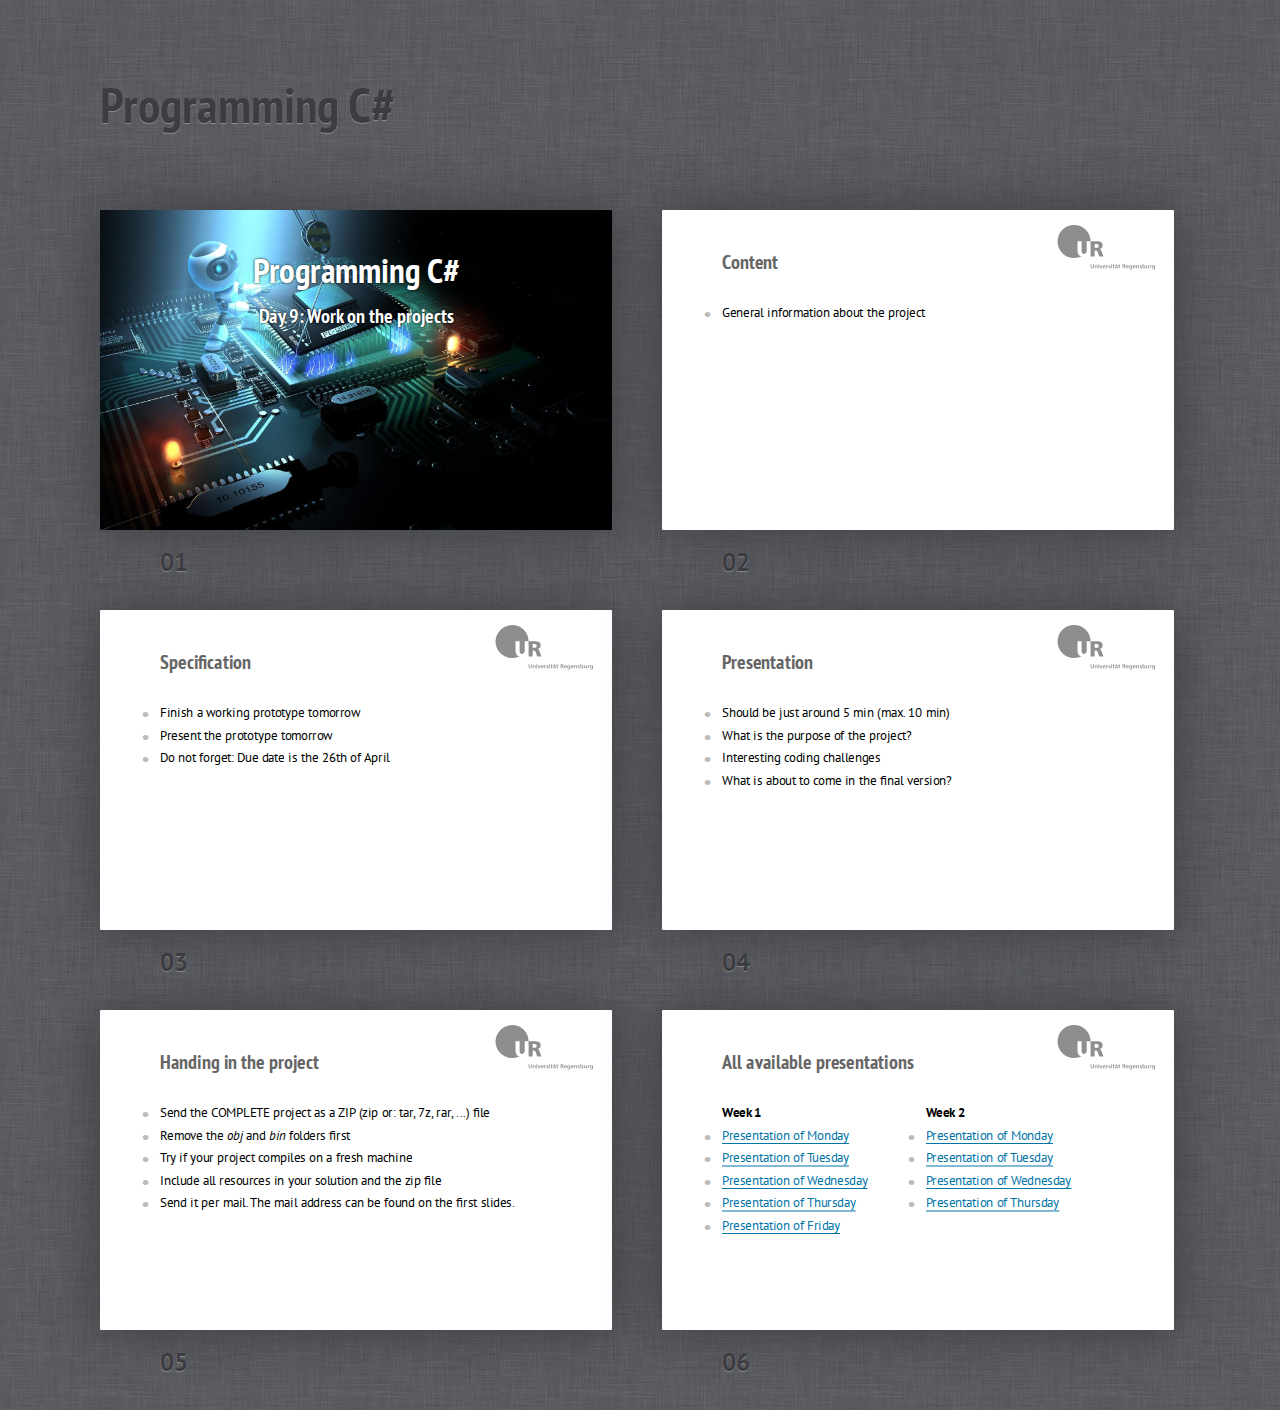
<file: day9.html>
<!DOCTYPE HTML>
<html lang="de">
<head>
	<title>Programming C#</title>
	<meta charset="UTF-8">
	<meta name="viewport" content="width=1274, user-scalable=no">
	<link rel="stylesheet" href="themes/styles/style.css">
</head>
<body class="list">
	<header class="caption">
		<h1>Programming C#</h1>
	</header>
	<div class="slide cover" id="Cover"><div>
		<section>
			<header>
				<h2>Programming C#</h2>
				<h3>Day 9: Work on the projects</h3>
			</header>
			<img src="pictures/cover.jpg" alt="">
		</section>
	</div></div>
	<div class="slide" id="overview"><div>
		<section>
			<header>
				<h2>Content</h2>
			</header>
			<ul>
				<li>General information about the project</li>
			</ul>
		</section>
	</div></div>
	<div class="slide" id="specification"><div>
		<section>
			<header>
				<h2>Specification</h2>
			</header>
			<ul>
				<li>Finish a working prototype tomorrow</li>
				<li>Present the prototype tomorrow</li>
				<li>Do not forget: Due date is the 26th of April</li>
			</ul>
		</section>
	</div></div>
	<div class="slide" id="presentation"><div>
		<section>
			<header>
				<h2>Presentation</h2>
			</header>
			<ul>
				<li>Should be just around 5 min (max. 10 min)</li>
				<li>What is the purpose of the project?</li>
				<li>Interesting coding challenges</li>
				<li>What is about to come in the final version?</li>
			</ul>
		</section>
	</div></div>
	<div class="slide" id="sending"><div>
		<section>
			<header>
				<h2>Handing in the project</h2>
			</header>
			<ul>
				<li>Send the COMPLETE project as a ZIP (zip or: tar, 7z, rar, ...) file</li>
				<li>Remove the <i>obj</i> and <i>bin</i> folders first</li>
				<li>Try if your project compiles on a fresh machine</li>
				<li>Include all resources in your solution and the zip file</li>
				<li>Send it per mail. The mail address can be found on the first slides.</li>
			</ul>
		</section>
	</div></div>
	<div class="slide" id="presentations"><div>
		<section>
			<header>
				<h2>All available presentations</h2>
			</header>
			<div class="left">
				<b>Week 1</b>
				<ul>
					<li><a href="day1.html">Presentation of Monday</a></li>
					<li><a href="day2.html">Presentation of Tuesday</a></li>
					<li><a href="day3.html">Presentation of Wednesday</a></li>
					<li><a href="day4.html">Presentation of Thursday</a></li>
					<li><a href="day5.html">Presentation of Friday</a></li>
				</ul>
			</div>
			<div class="right">
				<b>Week 2</b>
				<ul>
					<li><a href="day6.html">Presentation of Monday</a></li>
					<li><a href="day7.html">Presentation of Tuesday</a></li>
					<li><a href="day8.html">Presentation of Wednesday</a></li>
					<li><a href="day9.html">Presentation of Thursday</a></li>
				</ul>
			</div>
		</section>
	</div></div>
	<div class="progress"><div></div></div>
	<script src="scripts/script.js"></script>
	<!-- Copyright © 2013 Florian Rappl, www.florian-rappl.de -->
</body>
</html>
</file>
<file: themes/styles/style.css>
@import url(fonts.css);
@import url(reset.css);

BODY {
	font:25px/1.8 'PT Sans', sans-serif;
	counter-reset:paging;
}
#Cover h2 {
	color:#FFF;
	text-align:center;
	font-size:70px;
	text-shadow: 0px 0px 5px #000;
}
#Cover h3 {
	margin-top: 30px;
	color:#FFF;
	text-align:center;
	font-size:40px;
	text-shadow: 0px 0px 5px #000;
}
#FitToWidth h2, #FitToHeight h2 {
	color:#FFF;
	text-align:center;
}

h2.example {
	position: absolute;
	bottom: 30%;
	font-size: 120%;
}
div.left {
	width: 48%;
	float: left;
}
div.right {
	width: 48%;
	float: right;
}
.clear {
	clear: both;
}
div.row {
	margin: 1em 0;
}
div.col32 {
	float: left;
	width: 66%;
}
div.col31 {
	float: left;
	width: 33%;
}
img.r {
	max-width: 80%;
	max-height: 60%;
}
img.w {
	width: 100%;
}
div.about {
	display: block;
	width: 20%;
	float: left;
	margin: 0 10%;
	text-align: center;
	color: white;
	padding: 1em 0;
}
div.about h3 {
	font-weight: bold;
	text-shadow: 1px 1px 0 #000;
}
div.about p {
	font-size: 0.6em;
	margin: 0;
	padding: 0;
}

/* Slide
---------------------------------------- */
.slide:after {
	counter-increment: paging;
	content: counter(paging, decimal-leading-zero);
}
.full .slide:after {
	margin-left: -60px;
	margin-bottom: -40px;
}
.full .slide:before {
	height: 20px;
	top: 0;
	left: 0;
	width: 100%;
	content: '';
	position: absolute;
	z-index: 2;
	background: #008993;
}
.full .slide.cover:before {
	height: 120px;
	top: auto;
	left: auto;
	bottom: 50px;
	right: 0;
	width: 100%;
	line-height: 120px;
	text-align: center;
	color: white;
	content: 'Florian Rappl, Markus A. Huber, Benedikt Strasser';
	position: absolute;
	z-index: 2;
	background: rgba(0, 0, 0, 0.6) url(../images/uni.svg) 100px center no-repeat;
	background-size: 210px 90px;
}
.slide section {
	padding:80px 120px 0;
	width:784px;
	height:560px;
	background:#FFF;
	color:#000;
}
.slide section:before {
	position:absolute;
	top:30px;
	right:30px;
	width:210px;
	height:90px;
	background: url(../images/uni.svg) no-repeat;
	background-size: 210px 90px;
	content:'';
}

/* Header */
.slide header {
	margin:0 0 58px;
	color:#666;
	font:bold 40px/1.13 'PT Sans Narrow', sans-serif;
	}

/* Elements */
.slide p {
	margin:0 0 45px;
	}
.slide p.note {
	color:#888;
	}
.slide a {
	border-bottom:0.1em solid;
	color:#0174A7;
	text-decoration:none;
	}
.slide a[target=_blank] {
	margin-right:22px;
	}
.slide a[target=_blank]:after {
	position:absolute;
	margin-left:7px;
	font-family:'Target Blank';
	content:'\005E';
	}
.slide b,
.slide strong {
	font-weight:bold;
	}
.slide i,
.slide em {
	font-style:italic;
	}
.slide kbd,
.slide code {
	padding:3px 8px;
	-webkit-border-radius:8px;
	-moz-border-radius:8px;
	border-radius:8px;
	background:#FAFAA2;
	color:#000;
	-webkit-tab-size:4;
	-moz-tab-size:4;
	-o-tab-size:4;
	tab-size:4;
	font-family:'PT Mono', monospace;
	}

/* Quote */
.slide blockquote {
	font-style:italic;
	}
.slide blockquote:before {
	position:absolute;
	margin:-15px 0 0 -80px;
	color:#CCC;
	font:200px/1 'PT Sans', sans-serif;
	content:'\201C'; /* ldquo */
	}

/* Lists */
.slide ol,
.slide ul {
	margin:0 0 45px;
	counter-reset:list;
	}
	.slide ul ul,
	.slide ol ul,
	.slide ol ol,
	.slide ul ol {
		margin:0 0 0 38px;
		}
	.slide ol > li:before,
	.slide ul > li:before {
		position:absolute;
		margin-left:-120px;
		width:100px;
		color:#BBB;
		text-align:right;
		}
	.slide ul > li:before {
		content:'\2022'; /* bull */
		line-height:1.1;
		font-size:40px;
		}
	.slide ol > li:before {
		counter-increment:list;
		content:counter(list)'.';
		}

/* Code */
.slide pre {
	margin:0 0 45px;
	counter-reset:code;
	white-space:normal;
	}
	.slide pre code {
		display:block;
		padding:0;
		background:none;
		white-space:pre;
		}
	.slide pre code:before {
		position:absolute;
		margin:0 0 0 -120px;
		width:110px;
		color:#BBB;
		text-align:right;
		counter-increment:code;
		content:counter(code, decimal-leading-zero)'.';
		}
	.slide pre mark {
		padding:3px 8px;
		-webkit-border-radius:8px;
		-moz-border-radius:8px;
		border-radius:8px;
		background:#FAFAA2;
		color:#000;
		font-style:normal;
		}
	.slide pre .important {
		background:#C00;
		color:#FFF;
		font-weight:normal;
		}
	.slide pre .comment {
		padding:0;
		background:none;
		color:#888;
		}

/* Cover */
.slide.cover section {
	background:#000;
	overflow:hidden;
	}
	.slide.cover section:before {
		display:none;
		}
.slide.cover img,
.slide.cover svg,
.slide.cover video,
.slide.cover object {
	position:absolute;
	top:0;
	left:50%;
	z-index:-1;
	height:100%;
	-webkit-transform:translateX(-50%);
	-moz-transform:translateX(-50%);
	-ms-transform:translateX(-50%);
	-o-transform:translateX(-50%);
	transform:translateX(-50%);
	}
.slide.cover.w img,
.slide.cover.w svg,
.slide.cover.w video,
.slide.cover.w object {
	top:50%;
	left:0;
	width:100%;
	height:auto;
	-webkit-transform:translateY(-50%);
	-moz-transform:translateY(-50%);
	-ms-transform:translateY(-50%);
	-o-transform:translateY(-50%);
	transform:translateY(-50%);
	}

/* Shout */
.slide.shout section:before {
	display:none;
	}
.slide.shout h2 {
	position:absolute;
	top:50%;
	left:0;
	width:100%;
	text-align:center;
	line-height:1;
	font-size:150px;
	-webkit-transform:translateY(-50%);
	-moz-transform:translateY(-50%);
	-ms-transform:translateY(-50%);
	-o-transform:translateY(-50%);
	transform:translateY(-50%);
	}
	.slide.shout h2 a[target=_blank] {
		margin:0;
		}
		.slide.shout h2 a[target=_blank]:after {
			content:'';
			}

/* Middle */
.middle {
	position:absolute;
	top:55%;
	left:50%;
	-webkit-transform:translate(-50%, -50%);
	-moz-transform:translate(-50%, -50%);
	-ms-transform:translate(-50%, -50%);
	-o-transform:translate(-50%, -50%);
	transform:translate(-50%, -50%);
	}

/* List
---------------------------------------- */
.list {
	float:left;
	padding:80px 0 80px 100px;
	background:#585A5E url(../images/linen.png);
	}

/* Caption */
.list .caption {
	color:#3C3D40;
	text-shadow:0 1px 1px #8D8E90;
	}
	.list .caption h1 {
		font:bold 50px/1 'PT Sans Narrow', sans-serif;
		}
	.list .caption a {
		color:#4B86C2;
		text-shadow:0 -1px 1px #1F3F60;
		text-decoration:none;
		}
	.list .caption a:hover {
		color:#5ca4ed;
		}

/* Slide */
.list .slide {
	position:relative;
	float:left;
	margin:0 50px 0 0;
	padding:80px 0 0;
	}
	.list .slide:after {
		position:absolute;
		bottom:-45px;
		left:60px;
		color:#3C3D40;
		text-shadow:0 1px 1px #8D8E90;
		line-height:1;
		font-weight:bold;
		font-size:25px;
		}
	.list .slide:target:after {
		text-shadow:0 -1px 1px #1F3F60;
		color:#4B86C2;
		}
	.list .slide > div {
		position:relative;
		overflow:hidden;
		width:512px;
		height:320px;
		box-shadow:0 0 50px #3C3D40;
		border-radius:1px;
		background:rgba(0, 0, 0, 0.3);
		}
	.list .slide > div:hover {
		box-shadow:
			0 0 0 10px rgba(60, 61, 64, 0.6),
			0 0 50px #3C3D40;
		}
	.list .slide:target > div {
		box-shadow:
			0 0 0 1px #305F8D,
			0 0 0 10px #3C7CBD,
			0 0 50px #3C3D40;
		}
	.list .slide section {
		-webkit-transform-origin:0 0;
		-webkit-transform:scale(0.5);
		-moz-transform-origin:0 0;
		-moz-transform:scale(0.5);
		-ms-transform-origin:0 0;
		-ms-transform:scale(0.5);
		-o-transform-origin:0 0;
		-o-transform:scale(0.5);
		transform-origin:0 0;
		transform:scale(0.5);
		}
		.list .slide section:after {
			position:absolute;
			top:0;
			right:0;
			bottom:0;
			left:0;
			content:'';
			}

/* Small */
@media all and (max-width:1274px) {
	.list .slide:after {
		left:30px;
		}
	.list .slide > div {
		width:256px;
		height:160px;
		}
	.list .slide section {
		-webkit-transform:scale(0.25);
		-moz-transform:scale(0.25);
		-ms-transform:scale(0.25);
		-o-transform:scale(0.25);
		transform:scale(0.25);
		}
	}

/* Full
---------------------------------------- */
.full {
	position:absolute;
	top:50%;
	left:50%;
	overflow:hidden;
	margin:-320px 0 0 -512px;
	width:1024px;
	height:640px;
	background:#000;
	}
	.full .caption {
		display:none;
		}
	.full .slide {
		position:absolute;
		visibility:hidden;
		}
		.full .slide:target {
			visibility:visible;
			}
		.full .slide:after {
			position:absolute;
			bottom:85px;
			left:120px;
			color:#BBB;
			line-height:1;
			}
		.full .slide section {
			-webkit-transform:scale(1);
			-moz-transform:scale(1);
			-ms-transform:scale(1);
			-o-transform:scale(1);
			transform:scale(1);
			}
		.full .slide.cover {
			z-index:1;
			}
			.full .slide.cover:after,
			.full .slide.shout:after {
				content:'';
				}

/* Progress */
.full .progress {
	position:absolute;
	right:118px;
	bottom:49px;
	left:118px;
	border-radius:7px;
	border:2px solid rgba(255, 255, 255, 0.2);
	}
	.full .progress DIV {
		width:0;
		height:10px;
		border-radius:5px;
		background:rgba(177, 177, 177, 0.4);
		-webkit-transition:width 0.2s linear;
		-moz-transition:width 0.2s linear;
		-ms-transition:width 0.2s linear;
		-o-transition:width 0.2s linear;
		transition:width 0.2s linear;
		}
.full .progress-off {
	z-index:1;
	}
</file>
